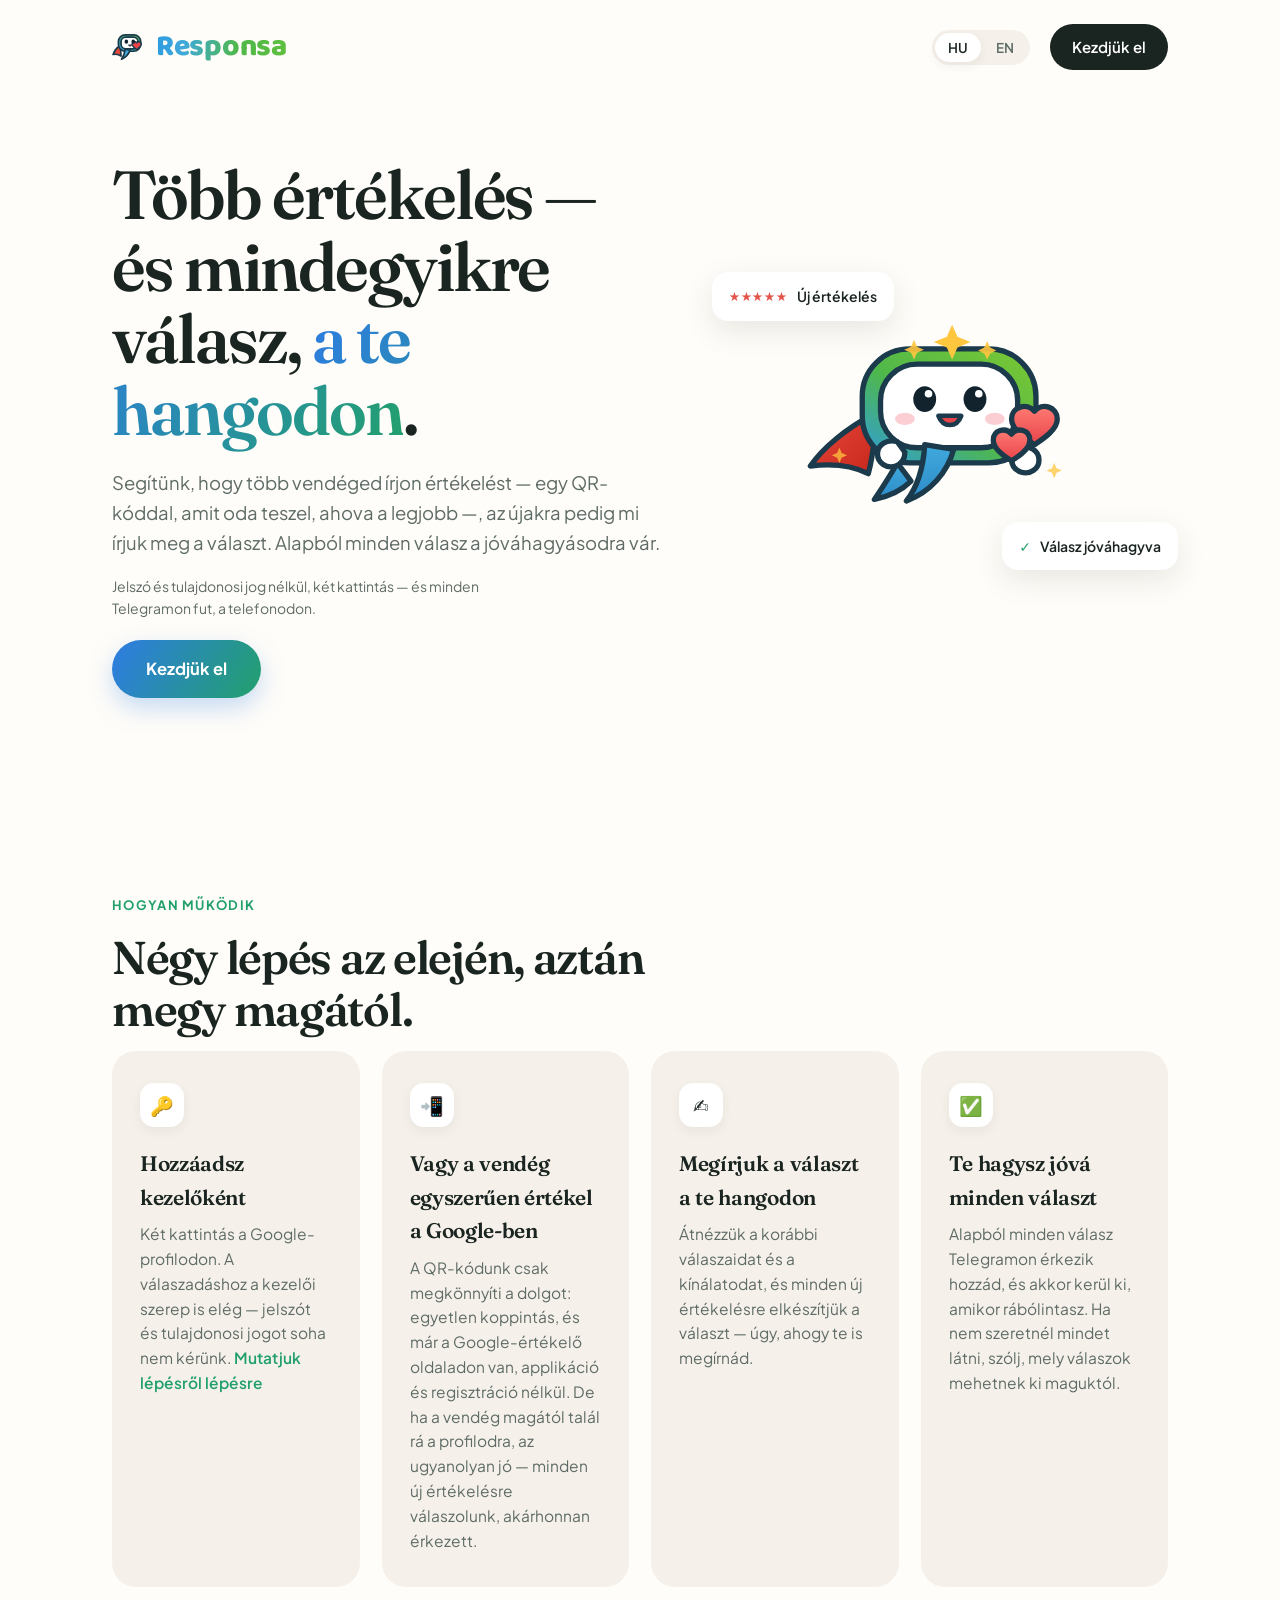
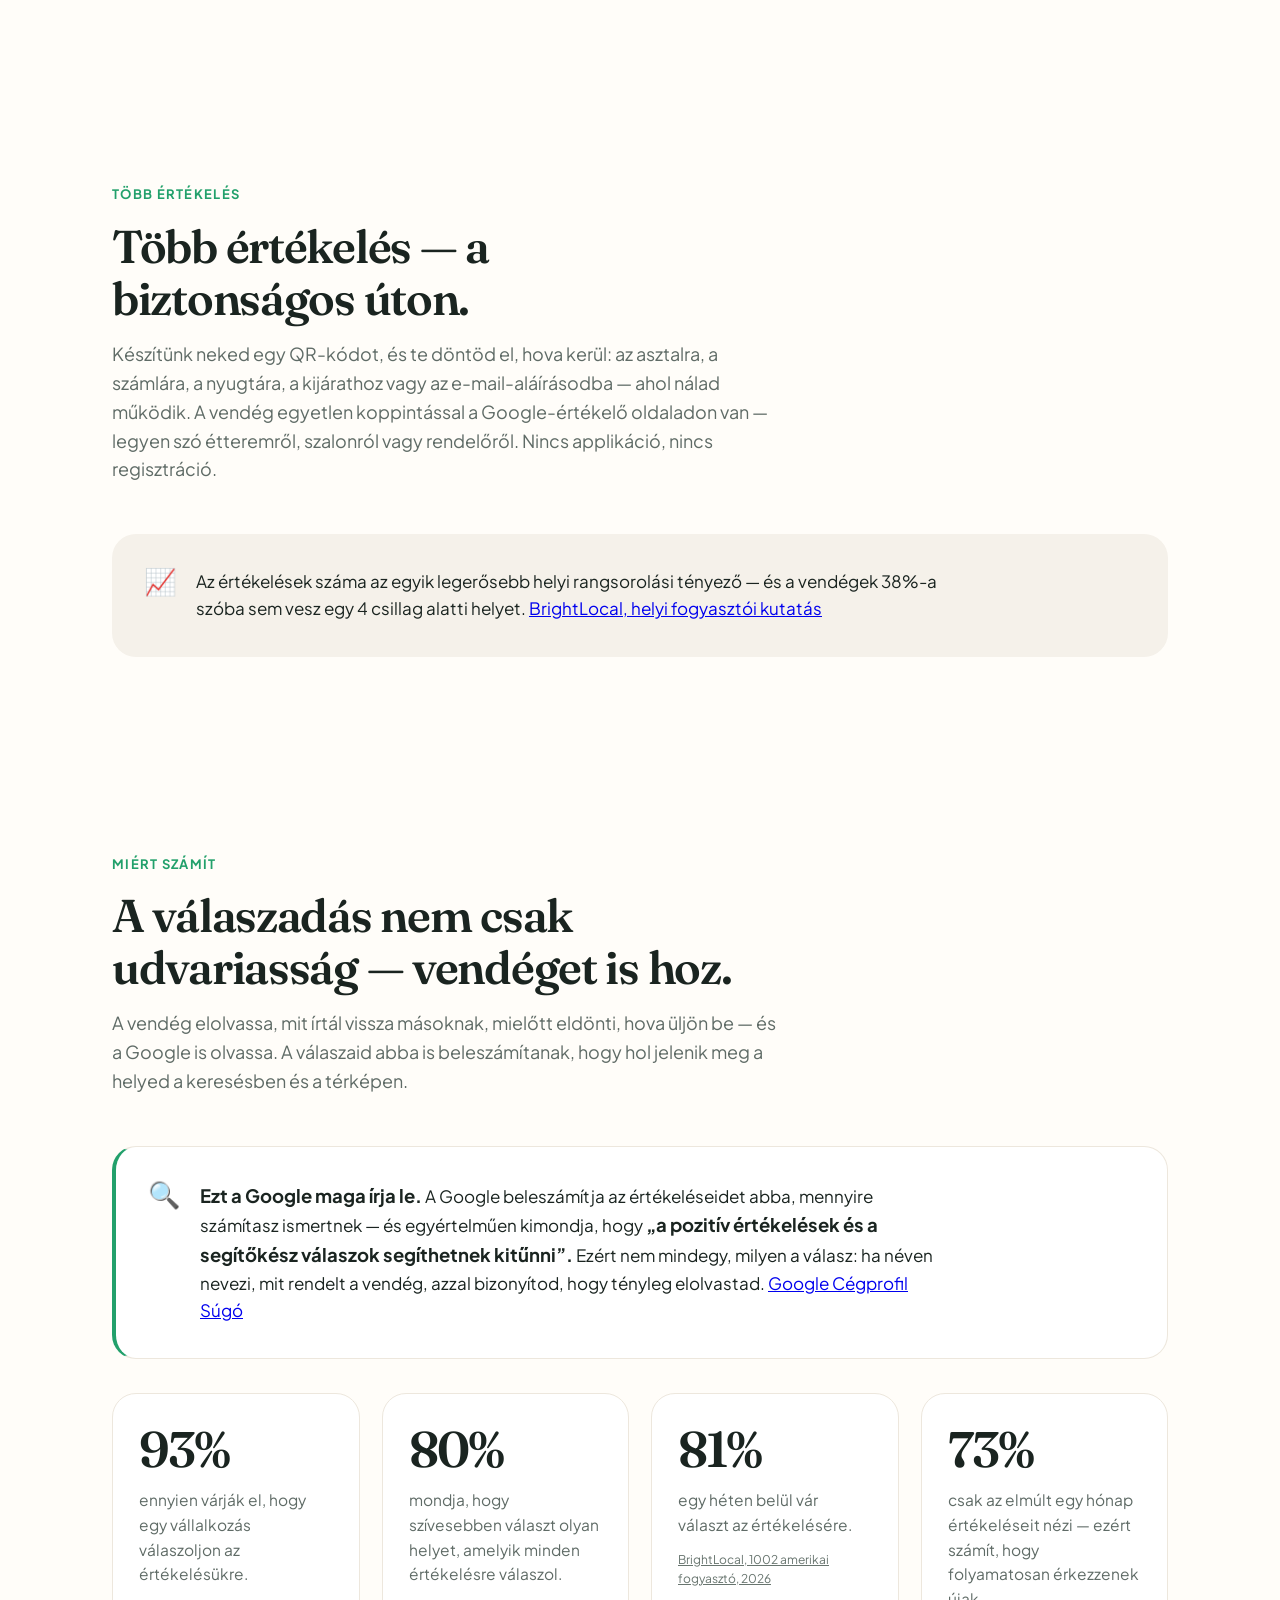
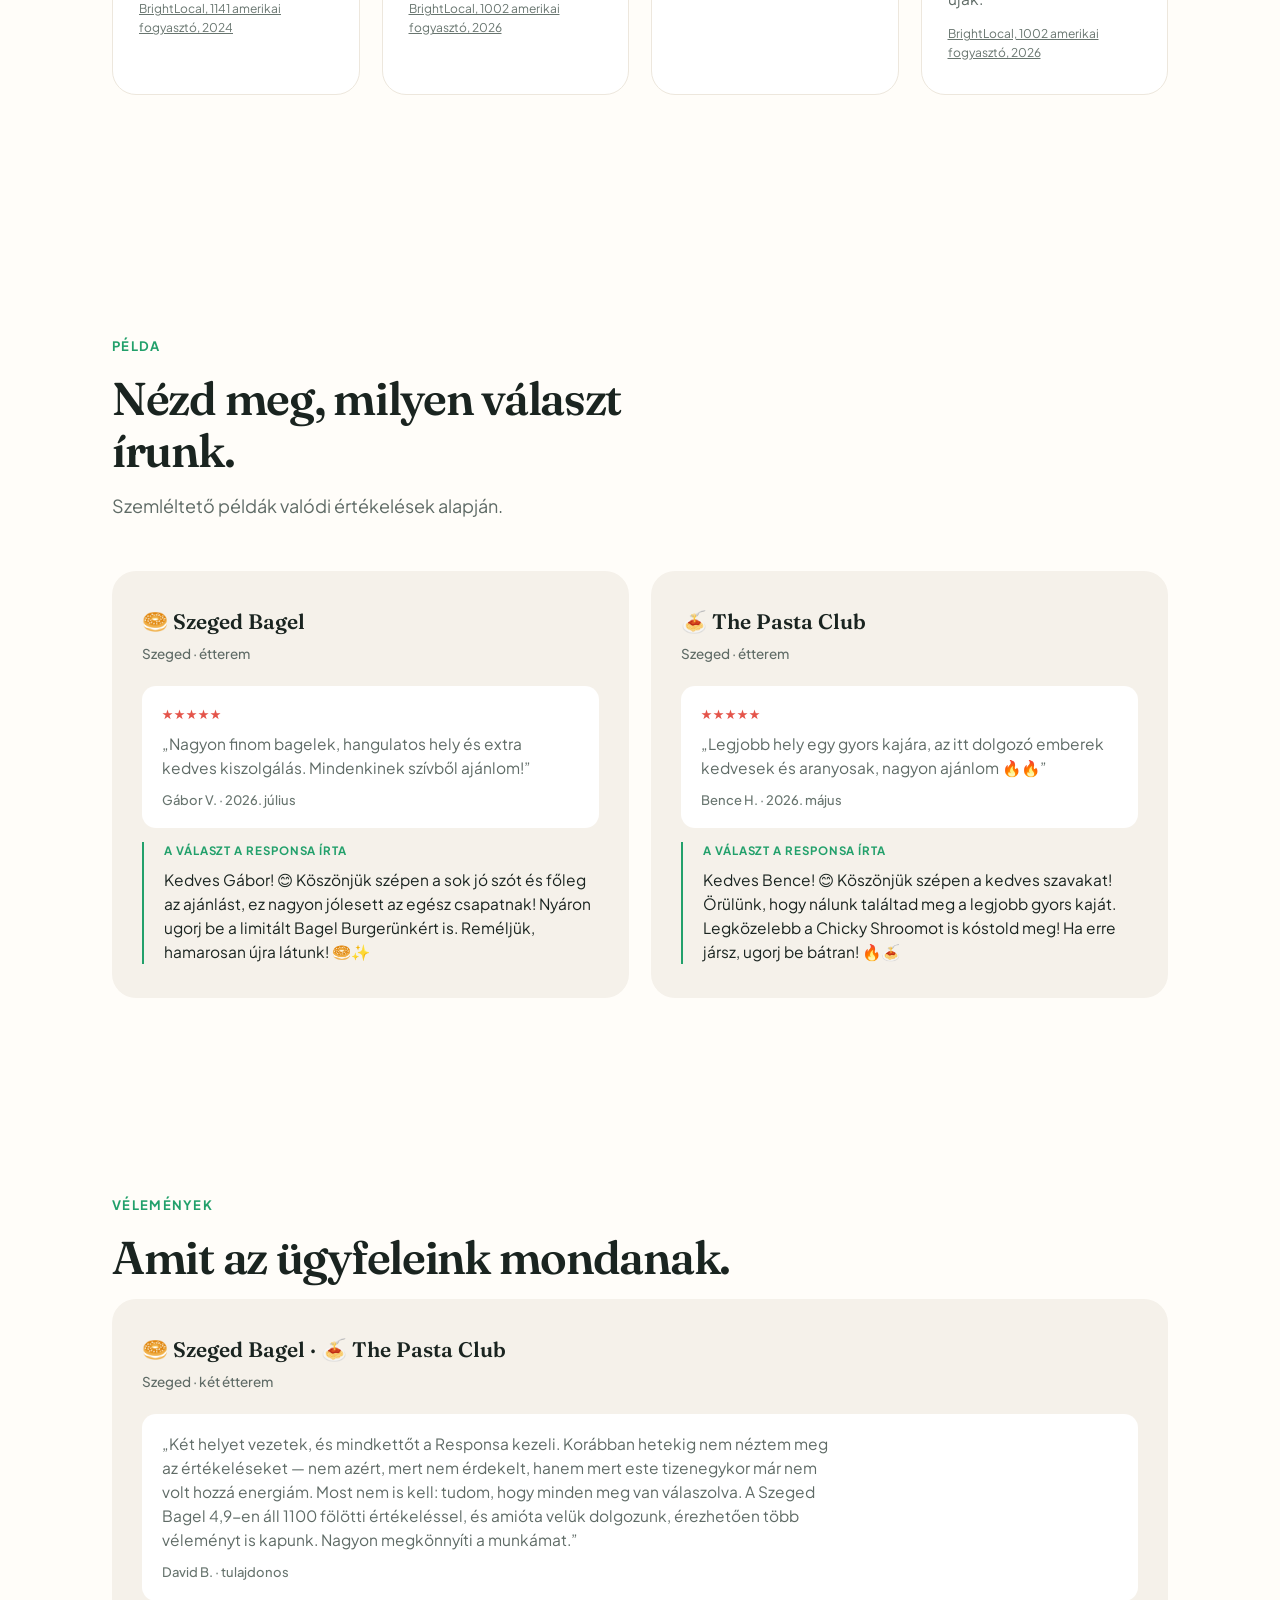
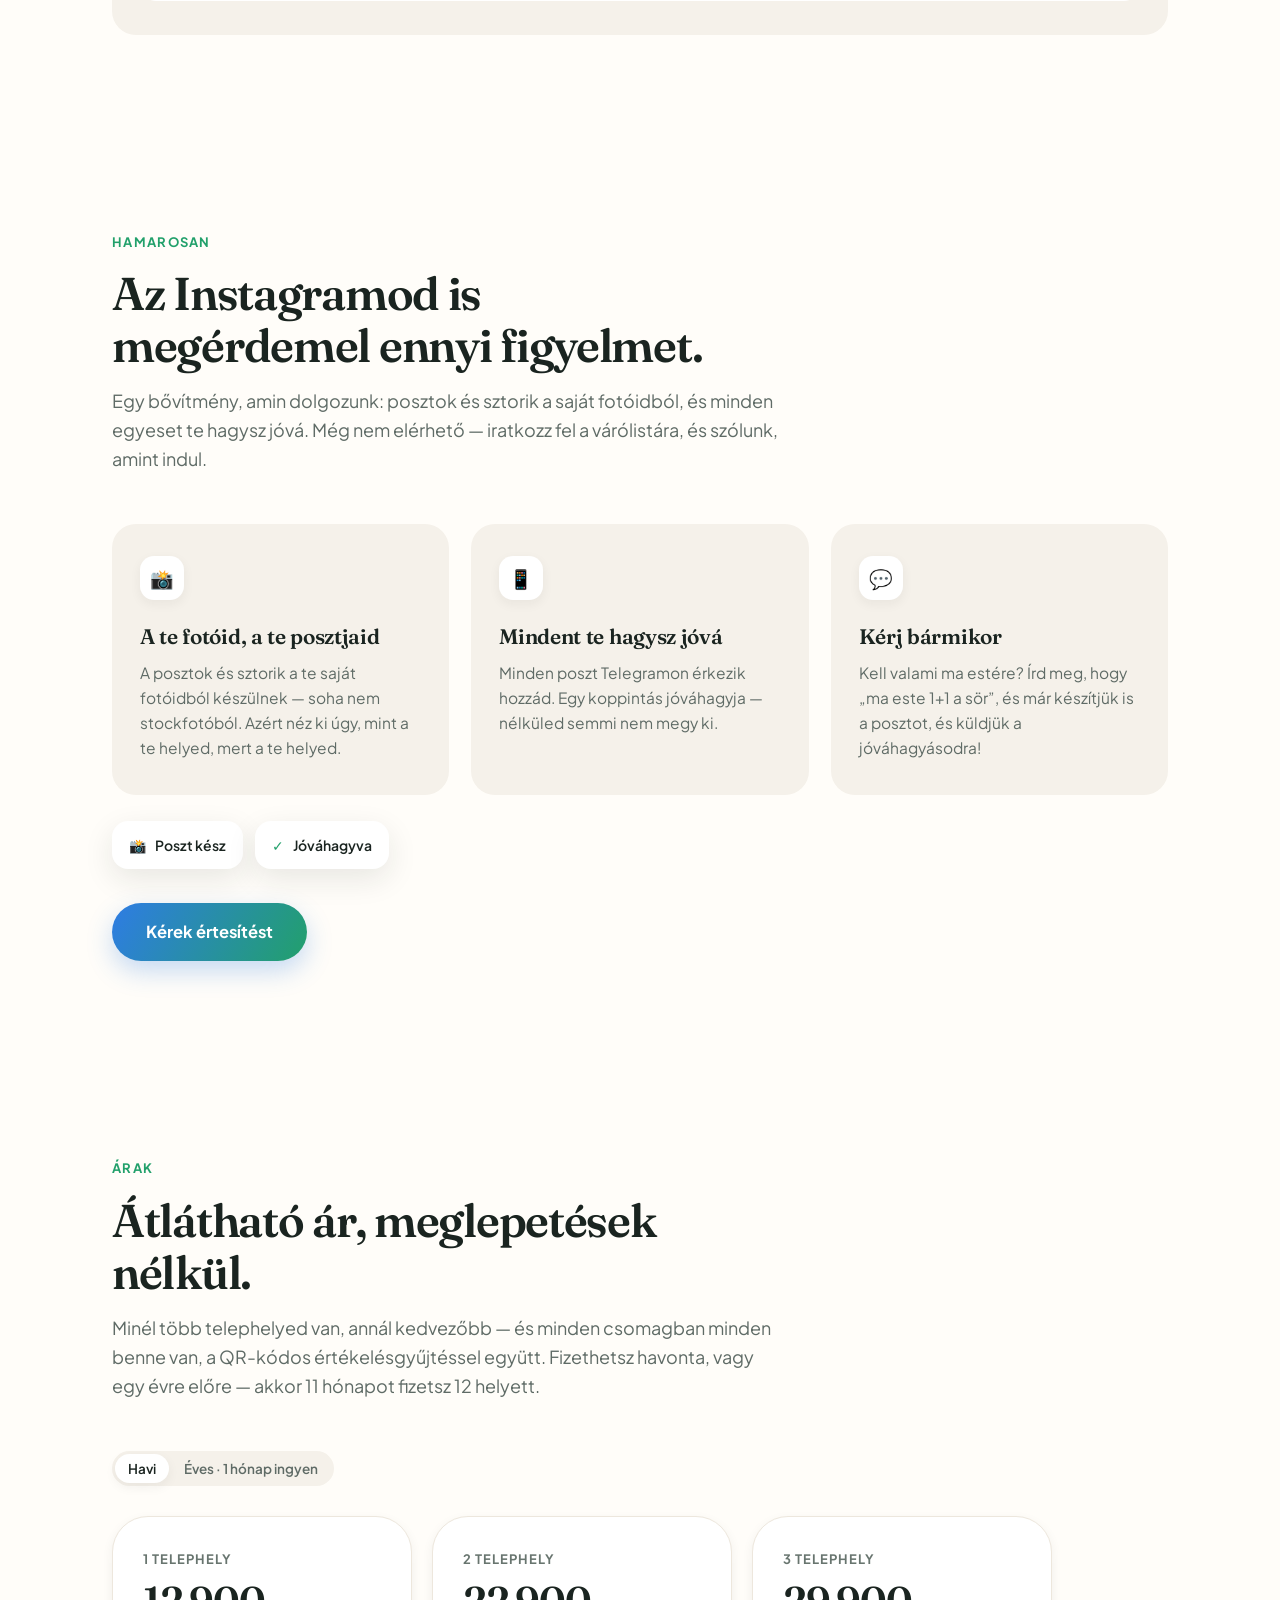
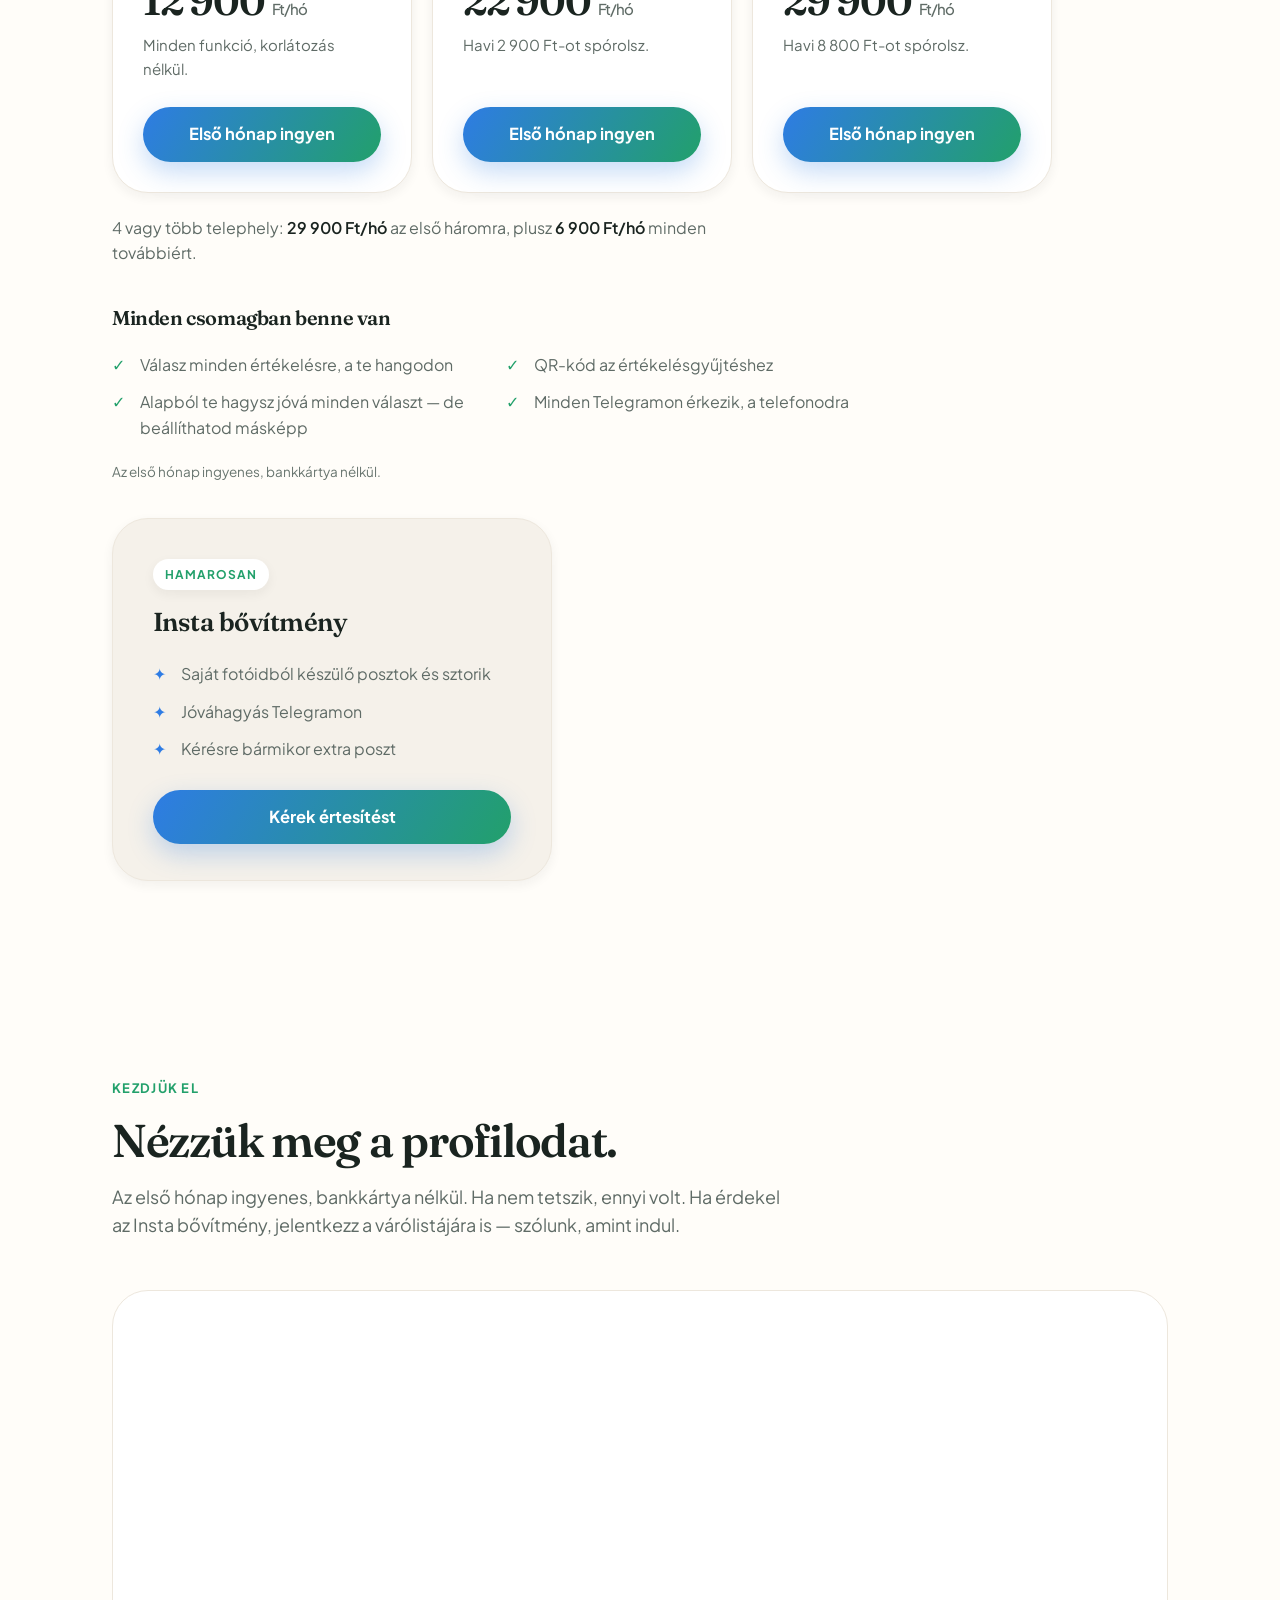
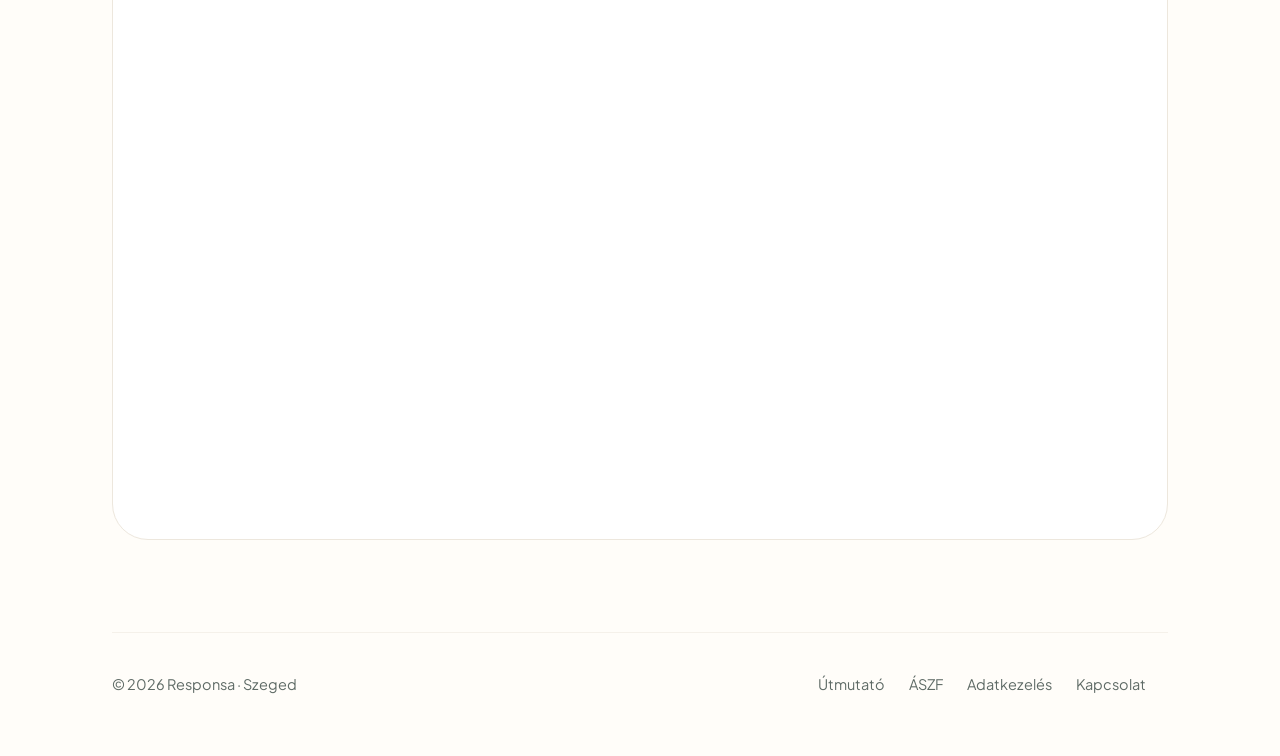
<file: index.html>
<!doctype html>
<html lang="hu">
<head>
<meta charset="utf-8">
<meta name="viewport" content="width=device-width, initial-scale=1">
<title>Responsa — több vélemény, és mindegyikre válasz a te hangodon</title>
<meta name="description" content="Segítünk, hogy a vendégeid értékelést írjanak (egy QR-kóddal, amit oda teszel, ahova a legjobb), és minden új Google-értékelésre megírjuk a választ a te hangodon — alapból minden válasz a jóváhagyásodra vár.">
<link rel="canonical" href="https://responsa.hu/">
<!-- Open Graph / social share -->
<meta property="og:type" content="website">
<meta property="og:site_name" content="Responsa">
<meta property="og:locale" content="hu_HU">
<meta property="og:locale:alternate" content="en_US">
<meta property="og:title" content="Responsa — több vélemény, és mindegyikre válasz a te hangodon">
<meta property="og:description" content="Segítünk, hogy a vendégeid értékelést írjanak (egy QR-kóddal, amit oda teszel, ahova a legjobb), és minden új Google-értékelésre megírjuk a választ a te hangodon — alapból minden válasz a jóváhagyásodra vár.">
<meta property="og:url" content="https://responsa.hu/">
<meta property="og:image" content="https://responsa.hu/assets/og-image.png">
<meta property="og:image:type" content="image/png">
<meta property="og:image:width" content="1200">
<meta property="og:image:height" content="630">
<meta property="og:image:alt" content="A Responsa kabala, egy köpenyes szövegbuborék szívekkel a kezében">
<meta name="twitter:card" content="summary_large_image">
<meta name="twitter:title" content="Responsa — több vélemény, és mindegyikre válasz a te hangodon">
<meta name="twitter:description" content="Segítünk, hogy a vendégeid értékelést írjanak (egy QR-kóddal, amit oda teszel, ahova a legjobb), és minden új Google-értékelésre megírjuk a választ a te hangodon — alapból minden válasz a jóváhagyásodra vár.">
<meta name="twitter:image" content="https://responsa.hu/assets/og-image.png">
<link rel="preconnect" href="https://fonts.googleapis.com">
<link rel="preconnect" href="https://fonts.gstatic.com" crossorigin>
<link href="https://fonts.googleapis.com/css2?family=Baloo+2:wght@700;800&family=Fraunces:opsz,wght@9..144,400;9..144,500;9..144,600&family=Plus+Jakarta+Sans:wght@400;500;600;700&display=swap" rel="stylesheet">
<link rel="icon" href="assets/logo-mark.svg" type="image/svg+xml">
<link rel="apple-touch-icon" href="assets/logo-mark.svg">
<link rel="stylesheet" href="styles.css">
</head>
<body>
<a class="skip" href="#main" data-i18n="skip">Ugrás a tartalomra</a>

<div class="wrap">

  <header class="nav">
    <a class="mark" href="/" aria-label="Responsa — főoldal">
      <img class="mark-mascot" src="assets/logo-mark.svg" alt="" width="34" height="34">
      <span class="wordmark">Responsa</span>
    </a>
    <div class="nav-r">
      <div class="langtoggle" role="group" aria-label="Nyelv">
        <button type="button" data-lang="hu" aria-pressed="true">HU</button>
        <button type="button" data-lang="en" aria-pressed="false">EN</button>
      </div>
      <a class="btn btn-dark" href="#start" data-i18n="nav.cta">Kezdjük el</a>
    </div>
  </header>

  <main id="main">

    <!-- ---------- hero ---------- -->
    <section class="hero">
      <div>
        <h1><span data-i18n="hero.h1a">Több értékelés — és mindegyikre válasz, </span><span class="grad-text" data-i18n="hero.h1b">a te hangodon</span>.</h1>
        <p class="hero-sub" data-i18n="hero.sub">Segítünk, hogy több vendéged írjon értékelést — egy QR-kóddal,
          amit oda teszel, ahova a legjobb —, az újakra pedig mi írjuk meg a választ.
          Alapból minden válasz a jóváhagyásodra vár.</p>
        <p class="hero-mini" data-i18n="hero.mini">Jelszó és tulajdonosi jog nélkül, két kattintás — és
          minden Telegramon fut, a telefonodon.</p>
        <a class="btn btn-grad" href="#start" data-i18n="hero.cta">Kezdjük el</a>
      </div>

      <div class="art">
        <img class="hero-mascot" src="assets/logo-mascot.svg" width="420" height="300"
             alt="A Responsa kabala, egy köpenyes szövegbuborék szívekkel a kezében">
        <div class="chip chip-1"><span class="stars">★★★★★</span><span data-i18n="chip.new">Új értékelés</span></div>
        <div class="chip chip-2"><span class="tick">✓</span><span data-i18n="chip.ok">Válasz jóváhagyva</span></div>
      </div>
    </section>

    <!-- ---------- how it works ---------- -->
    <section class="section">
      <p class="eyebrow" data-i18n="how.eyebrow">Hogyan működik</p>
      <h2 data-i18n="how.h2">Négy lépés az elején, aztán megy magától.</h2>
      <div class="steps">
        <div class="step">
          <div class="step-ic" aria-hidden="true">🔑</div>
          <h3 data-i18n="how.s1.h">Hozzáadsz kezelőként</h3>
          <p><span data-i18n="how.s1.p">Két kattintás a Google-profilodon. A válaszadáshoz a kezelői szerep
            is elég — jelszót és tulajdonosi jogot soha nem kérünk.</span>
            <a href="guide.html" data-i18n="how.s1.link">Mutatjuk lépésről lépésre</a></p>
        </div>
        <div class="step">
          <div class="step-ic" aria-hidden="true">📲</div>
          <h3 data-i18n="how.s2.h">Vagy a vendég egyszerűen értékel a Google-ben</h3>
          <p data-i18n="how.s2.p">A QR-kódunk csak megkönnyíti a dolgot: egyetlen koppintás, és már a
            Google-értékelő oldaladon van, applikáció és regisztráció nélkül. De ha a vendég magától talál
            rá a profilodra, az ugyanolyan jó — minden új értékelésre válaszolunk, akárhonnan érkezett.</p>
        </div>
        <div class="step">
          <div class="step-ic" aria-hidden="true">✍️</div>
          <h3 data-i18n="how.s3.h">Megírjuk a választ a te hangodon</h3>
          <p data-i18n="how.s3.p">Átnézzük a korábbi válaszaidat és a kínálatodat, és minden új értékelésre
            elkészítjük a választ — úgy, ahogy te is megírnád.</p>
        </div>
        <div class="step">
          <div class="step-ic" aria-hidden="true">✅</div>
          <h3 data-i18n="how.s4.h">Te hagysz jóvá minden választ</h3>
          <p data-i18n="how.s4.p">Alapból minden válasz Telegramon érkezik hozzád, és akkor kerül ki, amikor
            rábólintasz. Ha nem szeretnél mindet látni, szólj,
            mely válaszok mehetnek ki maguktól.</p>
        </div>
      </div>
    </section>

    <!-- ---------- grow your reviews (the safe way) ---------- -->
    <section class="section">
      <p class="eyebrow" data-i18n="grow.eyebrow">Több értékelés</p>
      <h2 data-i18n="grow.h2">Több értékelés — a biztonságos úton.</h2>
      <p class="lede" data-i18n="grow.lede">Készítünk neked egy QR-kódot, és te döntöd el, hova
        kerül: az asztalra, a számlára, a nyugtára, a kijárathoz vagy az e-mail-aláírásodba — ahol
        nálad működik. A vendég egyetlen koppintással a Google-értékelő oldaladon van — legyen szó
        étteremről, szalonról vagy rendelőről. Nincs applikáció, nincs regisztráció.</p>

      <div class="callout">
        <span class="callout-ic" aria-hidden="true">📈</span>
        <p><span data-i18n="grow.why">Az értékelések száma az egyik legerősebb helyi rangsorolási tényező —
          és a vendégek 38%-a szóba sem vesz egy 4 csillag alatti helyet.</span>
          <a href="https://www.brightlocal.com/research/local-consumer-review-survey/"
             rel="nofollow noopener" target="_blank" data-i18n="grow.src">BrightLocal, helyi fogyasztói kutatás</a></p>
      </div>
    </section>

    <!-- ---------- why it matters ---------- -->
    <section class="section">
      <p class="eyebrow" data-i18n="why.eyebrow">Miért számít</p>
      <h2 data-i18n="why.h2">A válaszadás nem csak udvariasság — vendéget is hoz.</h2>
      <p class="lede" data-i18n="why.lede">A vendég elolvassa, mit írtál vissza másoknak, mielőtt eldönti,
        hova üljön be — és a Google is olvassa. A válaszaid abba is beleszámítanak, hogy hol jelenik meg a
        helyed a keresésben és a térképen.</p>

      <div class="callout callout-lead">
        <span class="callout-ic" aria-hidden="true">🔍</span>
        <p><strong data-i18n="why.callout0">Ezt a Google maga írja le.</strong>
          <span data-i18n="why.callout1"> A Google beleszámítja az értékeléseidet abba, mennyire számítasz
          ismertnek — és egyértelműen kimondja, hogy</span>
          <strong data-i18n="why.callout2"> „a pozitív értékelések és a segítőkész válaszok segíthetnek kitűnni”.</strong>
          <span data-i18n="why.callout3"> Ezért nem mindegy, milyen a válasz: ha néven nevezi, mit rendelt a
          vendég, azzal bizonyítod, hogy tényleg elolvastad.</span>
          <a href="https://support.google.com/business/answer/7091" rel="nofollow noopener"
             target="_blank" data-i18n="why.calloutsrc">Google Cégprofil Súgó</a></p>
      </div>

      <div class="stats">
        <div class="stat">
          <div class="stat-big">93%</div>
          <p data-i18n="why.st1">ennyien várják el, hogy egy vállalkozás válaszoljon az értékelésükre.</p>
          <p class="src"><a href="https://www.brightlocal.com/research/local-consumer-review-survey-2024/"
             rel="nofollow noopener" target="_blank" data-i18n="why.src1">BrightLocal, 1141 amerikai fogyasztó, 2024</a></p>
        </div>
        <div class="stat">
          <div class="stat-big">80%</div>
          <p data-i18n="why.st2">mondja, hogy szívesebben választ olyan helyet, amelyik minden értékelésre válaszol.</p>
          <p class="src"><a href="https://www.brightlocal.com/research/local-consumer-review-survey/"
             rel="nofollow noopener" target="_blank" data-i18n="why.src2">BrightLocal, 1002 amerikai fogyasztó, 2026</a></p>
        </div>
        <div class="stat">
          <div class="stat-big">81%</div>
          <p data-i18n="why.st3">egy héten belül vár választ az értékelésére.</p>
          <p class="src"><a href="https://www.brightlocal.com/research/local-consumer-review-survey/"
             rel="nofollow noopener" target="_blank" data-i18n="why.src2">BrightLocal, 1002 amerikai fogyasztó, 2026</a></p>
        </div>
        <div class="stat">
          <div class="stat-big">73%</div>
          <p data-i18n="why.st4">csak az elmúlt egy hónap értékeléseit nézi — ezért számít, hogy folyamatosan érkezzenek újak.</p>
          <p class="src"><a href="https://www.brightlocal.com/research/local-consumer-review-survey/"
             rel="nofollow noopener" target="_blank" data-i18n="why.src4">BrightLocal, 1002 amerikai fogyasztó, 2026</a></p>
        </div>
      </div>
    </section>

    <!-- ---------- example replies (illustrations) ---------- -->
    <section class="section">
      <p class="eyebrow" data-i18n="proof.eyebrow">Példa</p>
      <h2 data-i18n="proof.h2">Nézd meg, milyen választ írunk.</h2>
      <p class="lede" data-i18n="proof.note">Szemléltető példák valódi értékelések alapján.</p>
      <div class="proof">
        <div class="pc">
          <div class="pc-biz">🥯 Szeged Bagel</div>
          <div class="pc-loc" data-i18n="proof.p1.loc">Szeged · étterem</div>
          <div class="pc-review">
            <span class="stars">★★★★★</span>
            <p data-i18n="proof.p1.review">„Nagyon finom bagelek, hangulatos hely és extra kedves
              kiszolgálás. Mindenkinek szívből ajánlom!”</p>
            <p class="pc-who" data-i18n="proof.p1.who">Gábor V. · 2026. július</p>
          </div>
          <div class="pc-reply">
            <div class="lbl" data-i18n="proof.replylabel">A választ a Responsa írta</div>
            <p data-i18n="proof.p1.reply">Kedves Gábor! 😊 Köszönjük szépen a sok jó szót és főleg az
              ajánlást, ez nagyon jólesett az egész csapatnak! Nyáron ugorj be a limitált Bagel Burgerünkért
              is. Reméljük, hamarosan újra látunk! 🥯✨</p>
          </div>
        </div>
        <div class="pc">
          <div class="pc-biz">🍝 The Pasta Club</div>
          <div class="pc-loc" data-i18n="proof.p2.loc">Szeged · étterem</div>
          <div class="pc-review">
            <span class="stars">★★★★★</span>
            <p data-i18n="proof.p2.review">„Legjobb hely egy gyors kajára, az itt dolgozó emberek kedvesek
              és aranyosak, nagyon ajánlom 🔥🔥”</p>
            <p class="pc-who" data-i18n="proof.p2.who">Bence H. · 2026. május</p>
          </div>
          <div class="pc-reply">
            <div class="lbl" data-i18n="proof.replylabel">A választ a Responsa írta</div>
            <p data-i18n="proof.p2.reply">Kedves Bence! 😊 Köszönjük szépen a kedves szavakat! Örülünk, hogy
              nálunk találtad meg a legjobb gyors kaját. Legközelebb a Chicky Shroomot is kóstold meg! Ha
              erre jársz, ugorj be bátran! 🔥🍝</p>
          </div>
        </div>
      </div>
    </section>

    <!-- ---------- testimonials ---------- -->
    <section class="section">
      <p class="eyebrow" data-i18n="testi.eyebrow">Vélemények</p>
      <h2 data-i18n="testi.h2">Amit az ügyfeleink mondanak.</h2>
      <div class="pc testi-card">
        <div class="pc-biz">🥯 Szeged Bagel · 🍝 The Pasta Club</div>
        <div class="pc-loc" data-i18n="testi.loc">Szeged · két étterem</div>
        <div class="pc-review">
          <p data-i18n="testi.quote">„Két helyet vezetek, és mindkettőt a Responsa kezeli. Korábban hetekig
            nem néztem meg az értékeléseket — nem azért, mert nem érdekelt, hanem mert este tizenegykor már
            nem volt hozzá energiám. Most nem is kell: tudom, hogy minden meg van válaszolva. A Szeged Bagel
            4,9-en áll 1100 fölötti értékeléssel, és amióta velük dolgozunk, érezhetően több véleményt is
            kapunk. Nagyon megkönnyíti a munkámat.”</p>
          <p class="pc-who" data-i18n="testi.who">David B. · tulajdonos</p>
        </div>
      </div>
    </section>

    <!-- ---------- Instagram add-on (coming soon) ---------- -->
    <section class="section">
      <p class="eyebrow" data-i18n="addon.eyebrow">Hamarosan</p>
      <h2 data-i18n="addon.h2">Az Instagramod is megérdemel ennyi figyelmet.</h2>
      <p class="lede" data-i18n="addon.lede">Egy bővítmény, amin dolgozunk: posztok és sztorik a saját
        fotóidból, és minden egyeset te hagysz jóvá. Még nem elérhető — iratkozz fel a várólistára, és
        szólunk, amint indul.</p>
      <div class="steps steps-3">
        <div class="step">
          <div class="step-ic" aria-hidden="true">📸</div>
          <h3 data-i18n="addon.s1.h">A te fotóid, a te posztjaid</h3>
          <p data-i18n="addon.s1.p">A posztok és sztorik a te saját fotóidból készülnek — soha nem
            stockfotóból. Azért néz ki úgy, mint a te helyed, mert a te helyed.</p>
        </div>
        <div class="step">
          <div class="step-ic" aria-hidden="true">📱</div>
          <h3 data-i18n="addon.s2.h">Mindent te hagysz jóvá</h3>
          <p data-i18n="addon.s2.p">Minden poszt Telegramon érkezik hozzád. Egy koppintás
            jóváhagyja — nélküled semmi nem megy ki.</p>
        </div>
        <div class="step">
          <div class="step-ic" aria-hidden="true">💬</div>
          <h3 data-i18n="addon.s3.h">Kérj bármikor</h3>
          <p data-i18n="addon.s3.p">Kell valami ma estére? Írd meg, hogy „ma este 1+1 a sör”, és már
            készítjük is a posztot, és küldjük a jóváhagyásodra!</p>
        </div>
      </div>
      <div class="chips-row">
        <div class="chip"><span aria-hidden="true">📸</span><span data-i18n="addon.chip1">Poszt kész</span></div>
        <div class="chip"><span class="tick" aria-hidden="true">✓</span><span data-i18n="addon.chip2">Jóváhagyva</span></div>
      </div>
      <a class="btn btn-grad" href="#start" data-i18n="addon.cta">Kérek értesítést</a>
    </section>

    <!-- ---------- pricing ---------- -->
    <!-- data-price-period drives the monthly/yearly swap: CSS hides .per-m or .per-y.
         Both variants stay in the DOM so the language toggle can translate each one. -->
    <section class="section" data-price-period="monthly">
      <p class="eyebrow" data-i18n="price.eyebrow">Árak</p>
      <h2 data-i18n="price.h2">Átlátható ár, meglepetések nélkül.</h2>
      <p class="lede" data-i18n="price.lede">Minél több telephelyed van, annál kedvezőbb — és minden
        csomagban minden benne van, a QR-kódos értékelésgyűjtéssel együtt. Fizethetsz havonta, vagy egy
        évre előre — akkor 11 hónapot fizetsz 12 helyett.</p>

      <div class="pertoggle" role="group" aria-label="Fizetési ciklus">
        <button type="button" data-period="monthly" aria-pressed="true"
                data-i18n="price.per.m">Havi</button>
        <button type="button" data-period="yearly" aria-pressed="false"
                data-i18n="price.per.y">Éves · 1 hónap ingyen</button>
      </div>

      <div class="price-tiers">
        <div class="tier">
          <div class="tier-n" data-i18n="price.t1.n">1 telephely</div>
          <div class="tier-price">
            <span class="per-m" data-i18n="price.t1.amount">12 900 <small>Ft/hó</small></span>
            <span class="per-y" data-i18n="price.t1.yamount">141 900 <small>Ft/év</small></span>
          </div>
          <p class="tier-save">
            <span class="per-m" data-i18n="price.t1.save">Minden funkció, korlátozás nélkül.</span>
            <span class="per-y" data-i18n="price.t1.ysave">11 hónapot fizetsz 12 helyett — évi 12 900 Ft-tal
              kevesebbet.</span>
          </p>
          <p class="tier-foot per-y" data-i18n="price.t1.yfirst">Az első évben csak 129 000 Ft, mert az
            ingyenes hónap is beleszámít.</p>
          <a class="btn btn-grad" href="#start" data-i18n="price.cta">Első hónap ingyen</a>
        </div>

        <div class="tier">
          <div class="tier-n" data-i18n="price.t2.n">2 telephely</div>
          <div class="tier-price">
            <span class="per-m" data-i18n="price.t2.amount">22 900 <small>Ft/hó</small></span>
            <span class="per-y" data-i18n="price.t2.yamount">251 900 <small>Ft/év</small></span>
          </div>
          <p class="tier-save">
            <span class="per-m" data-i18n="price.t2.save">Havi 2 900 Ft-ot spórolsz.</span>
            <span class="per-y" data-i18n="price.t2.ysave">11 hónapot fizetsz 12 helyett — évi 22 900 Ft-tal
              kevesebbet.</span>
          </p>
          <p class="tier-foot per-y" data-i18n="price.t2.yfirst">Az első évben csak 229 000 Ft, mert az
            ingyenes hónap is beleszámít.</p>
          <a class="btn btn-grad" href="#start" data-i18n="price.cta">Első hónap ingyen</a>
        </div>

        <div class="tier">
          <div class="tier-n" data-i18n="price.t3.n">3 telephely</div>
          <div class="tier-price">
            <span class="per-m" data-i18n="price.t3.amount">29 900 <small>Ft/hó</small></span>
            <span class="per-y" data-i18n="price.t3.yamount">328 900 <small>Ft/év</small></span>
          </div>
          <p class="tier-save">
            <span class="per-m" data-i18n="price.t3.save">Havi 8 800 Ft-ot spórolsz.</span>
            <span class="per-y" data-i18n="price.t3.ysave">11 hónapot fizetsz 12 helyett — évi 29 900 Ft-tal
              kevesebbet.</span>
          </p>
          <p class="tier-foot per-y" data-i18n="price.t3.yfirst">Az első évben csak 299 000 Ft, mert az
            ingyenes hónap is beleszámít.</p>
          <a class="btn btn-grad" href="#start" data-i18n="price.cta">Első hónap ingyen</a>
        </div>
      </div>

      <p class="price-extra per-m" data-i18n="price.extra">4 vagy több telephely: <strong>29 900 Ft/hó</strong>
        az első háromra, plusz <strong>6 900 Ft/hó</strong> minden továbbiért.</p>
      <p class="price-extra per-y" data-i18n="price.extra.y">4 vagy több telephely:
        <strong>328 900 Ft/év</strong> az első háromra, plusz <strong>75 900 Ft/év</strong> minden
        továbbiért.</p>

      <div class="price-incl">
        <h3 data-i18n="price.incl">Minden csomagban benne van</h3>
        <ul>
          <li data-i18n="price.f1">Válasz minden értékelésre, a te hangodon</li>
          <li data-i18n="price.f2">QR-kód az értékelésgyűjtéshez</li>
          <li data-i18n="price.f4">Alapból te hagysz jóvá minden választ — de beállíthatod másképp</li>
          <li data-i18n="price.f5">Minden Telegramon érkezik, a telefonodra</li>
        </ul>
        <p class="tier-foot per-m" data-i18n="price.foot">Az első hónap ingyenes, bankkártya nélkül.</p>
        <p class="tier-foot per-y" data-i18n="price.foot.y">Az első hónap most is ingyen — az első éves
          számla ezért csak 10 hónap, utána évente 11.</p>
      </div>

      <div class="priceadd">
        <span class="price-badge" data-i18n="price.add.badge">Hamarosan</span>
        <h3 data-i18n="price.add.h">Insta bővítmény</h3>
        <ul>
          <li data-i18n="price.add.f1">Saját fotóidból készülő posztok és sztorik</li>
          <li data-i18n="price.add.f2">Jóváhagyás Telegramon</li>
          <li data-i18n="price.add.f3">Kérésre bármikor extra poszt</li>
        </ul>
        <a class="btn btn-grad" href="#start" data-i18n="price.add.cta">Kérek értesítést</a>
      </div>
    </section>

    <!-- ---------- form ---------- -->
    <section class="section" id="start">
      <p class="eyebrow" data-i18n="form.eyebrow">Kezdjük el</p>
      <h2 data-i18n="form.h2">Nézzük meg a profilodat.</h2>
      <p class="lede" data-i18n="form.lede">Az első hónap ingyenes, bankkártya nélkül. Ha nem tetszik,
        ennyi volt. Ha érdekel az Insta bővítmény, jelentkezz a várólistájára is — szólunk, amint indul.</p>
      <div class="formwrap">
        <iframe src="https://tally.so/embed/kdQBJr?alignLeft=1&amp;hideTitle=1&amp;transparentBackground=1"
                data-i18n-tally="form.tally" data-i18n-title="form.tally.title"
                width="100%" height="820" title="Responsa — jelentkezés" loading="lazy"></iframe>
      </div>
    </section>

  </main>

  <footer class="footer">
    <div data-i18n="footer.copy">© 2026 Responsa · Szeged</div>
    <nav aria-label="Footer">
      <a href="guide.html" data-i18n="footer.guide">Útmutató</a>
      <a href="aszf.html" data-i18n="footer.terms">ÁSZF</a>
      <a href="privacy.html" data-i18n="footer.privacy">Adatkezelés</a>
      <a href="kapcsolat.html" data-i18n="footer.contact">Kapcsolat</a>
    </nav>
  </footer>

</div>

<script src="i18n.js"></script>
<script defer src="https://static.cloudflareinsights.com/beacon.min.js" data-cf-beacon='{"token": "b8ff006255f546ea961abefdea7381e1"}'></script>
</body>
</html>
</file>
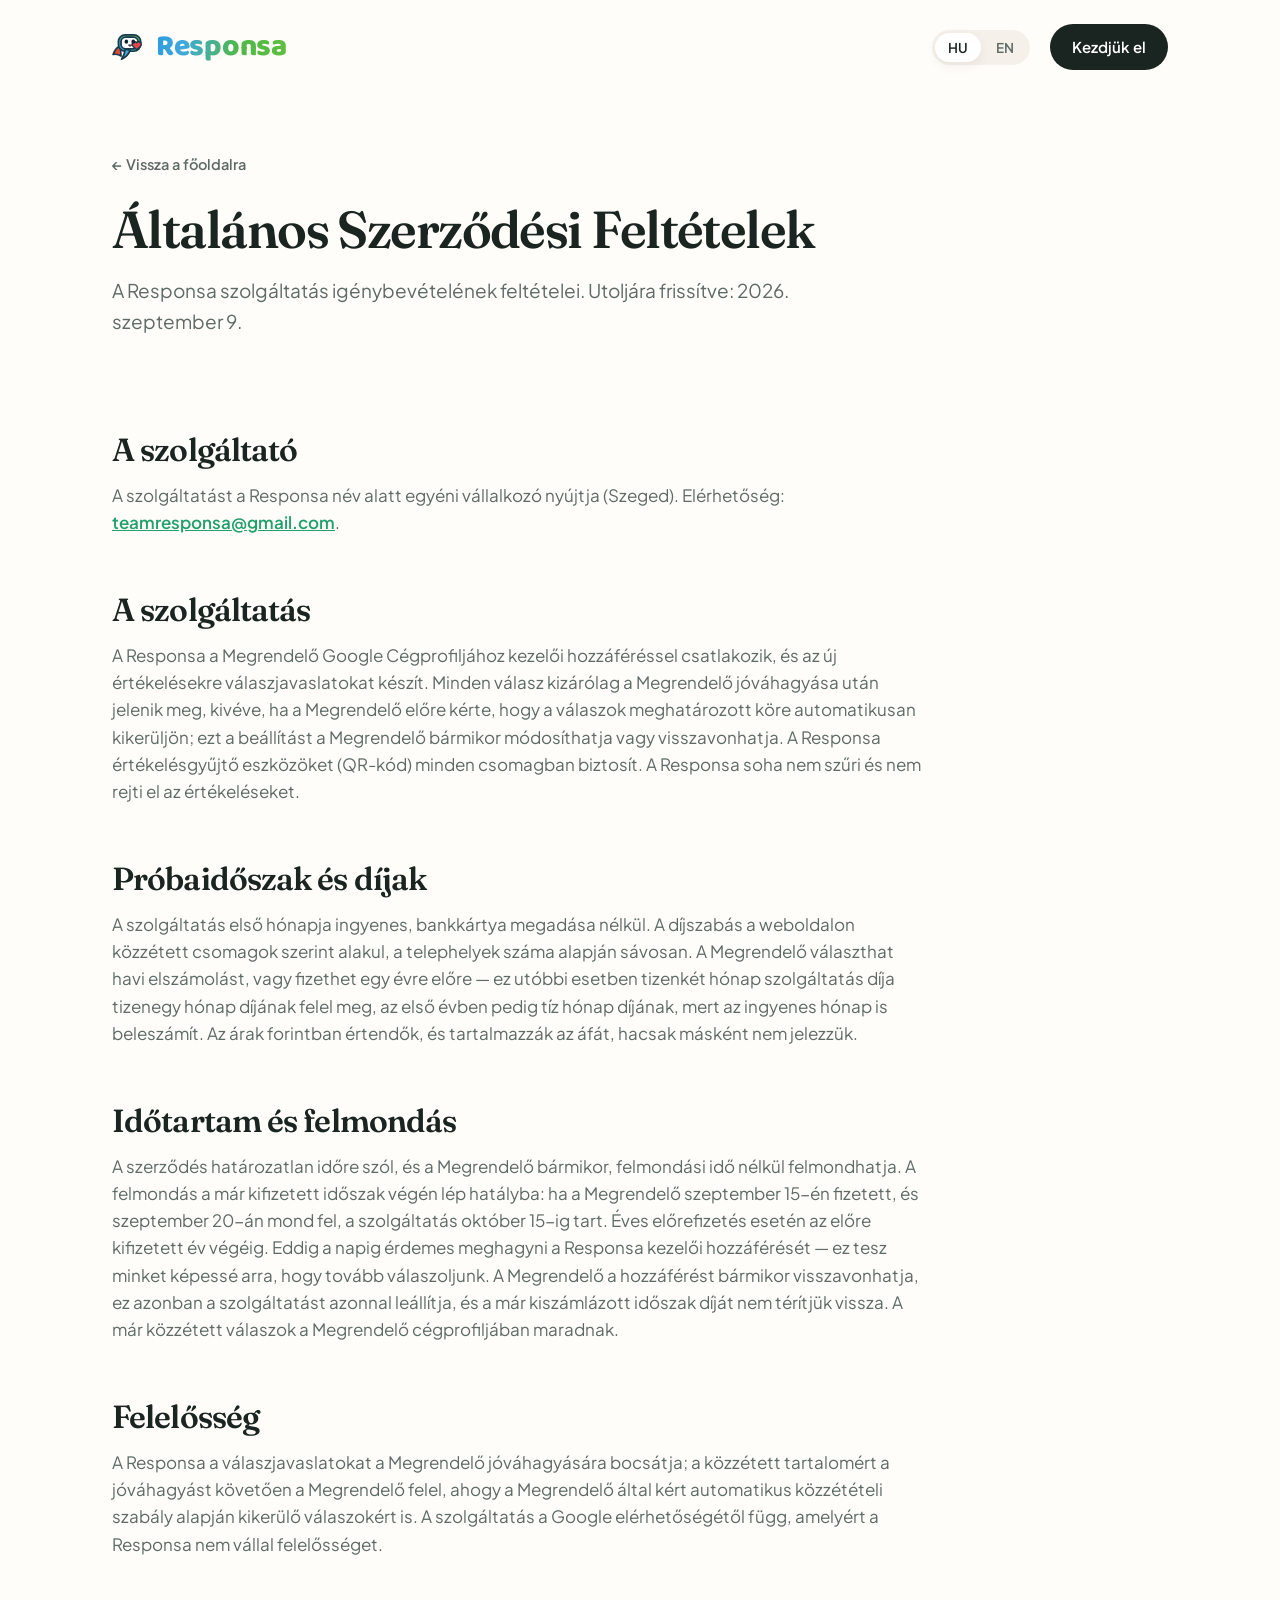
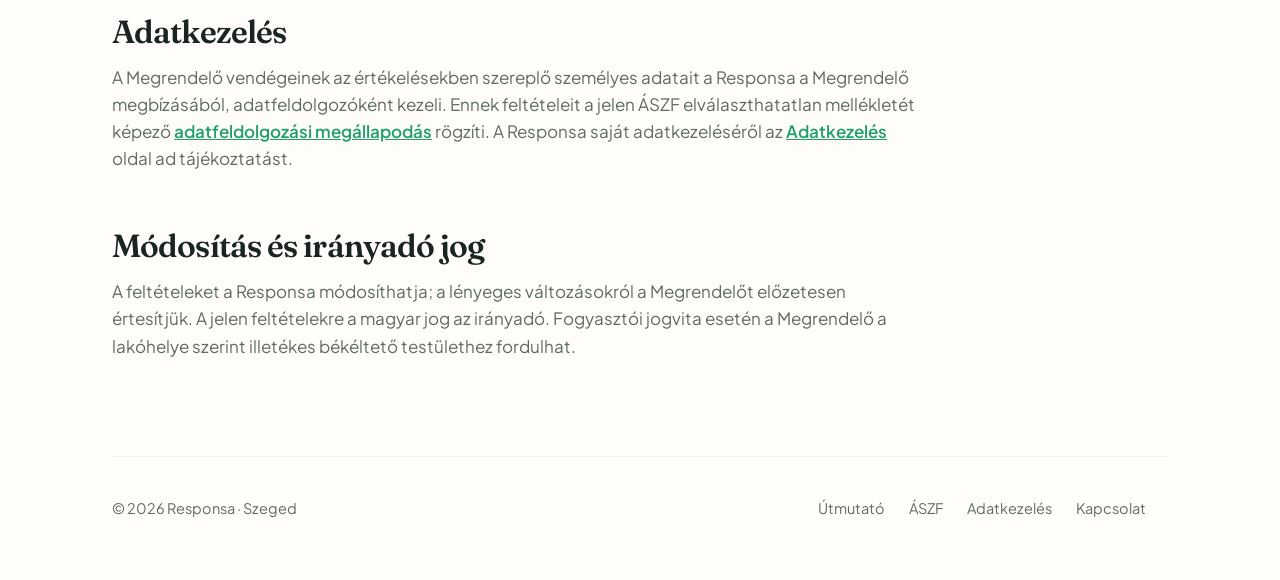
<file: aszf.html>
<!doctype html>
<html lang="hu">
<head>
<meta charset="utf-8">
<meta name="viewport" content="width=device-width, initial-scale=1">
<title>ÁSZF — Responsa</title>
<meta name="description" content="A Responsa szolgáltatás igénybevételének általános szerződési feltételei.">
<meta name="robots" content="noindex">
<link rel="canonical" href="https://responsa.hu/aszf.html">
<!-- Open Graph / social share -->
<meta property="og:type" content="website">
<meta property="og:site_name" content="Responsa">
<meta property="og:locale" content="hu_HU">
<meta property="og:locale:alternate" content="en_US">
<meta property="og:title" content="ÁSZF — Responsa">
<meta property="og:description" content="A Responsa szolgáltatás igénybevételének általános szerződési feltételei.">
<meta property="og:url" content="https://responsa.hu/aszf.html">
<meta property="og:image" content="https://responsa.hu/assets/og-image.png">
<meta property="og:image:type" content="image/png">
<meta property="og:image:width" content="1200">
<meta property="og:image:height" content="630">
<meta property="og:image:alt" content="A Responsa kabala, egy köpenyes szövegbuborék szívekkel a kezében">
<meta name="twitter:card" content="summary_large_image">
<meta name="twitter:title" content="ÁSZF — Responsa">
<meta name="twitter:description" content="A Responsa szolgáltatás igénybevételének általános szerződési feltételei.">
<meta name="twitter:image" content="https://responsa.hu/assets/og-image.png">
<link rel="preconnect" href="https://fonts.googleapis.com">
<link rel="preconnect" href="https://fonts.gstatic.com" crossorigin>
<link href="https://fonts.googleapis.com/css2?family=Baloo+2:wght@700;800&family=Fraunces:opsz,wght@9..144,400;9..144,500;9..144,600&family=Plus+Jakarta+Sans:wght@400;500;600;700&display=swap" rel="stylesheet">
<link rel="icon" href="assets/logo-mark.svg" type="image/svg+xml">
<link rel="stylesheet" href="styles.css">
</head>
<body>
<a class="skip" href="#main" data-i18n="skip">Ugrás a tartalomra</a>

<div class="wrap">

  <header class="nav">
    <a class="mark" href="index.html" aria-label="Responsa — főoldal">
      <img class="mark-mascot" src="assets/logo-mark.svg" alt="" width="34" height="34">
      <span class="wordmark">Responsa</span>
    </a>
    <div class="nav-r">
      <div class="langtoggle" role="group" aria-label="Nyelv">
        <button type="button" data-lang="hu" aria-pressed="true">HU</button>
        <button type="button" data-lang="en" aria-pressed="false">EN</button>
      </div>
      <a class="btn btn-dark" href="index.html#start" data-i18n="nav.cta">Kezdjük el</a>
    </div>
  </header>

  <main id="main">
    <div class="page-hero">
      <a class="back" href="index.html" data-i18n="guide.back">← Vissza a főoldalra</a>
      <h1 data-i18n="aszf.h1">Általános Szerződési Feltételek</h1>
      <p data-i18n="aszf.lede">A Responsa szolgáltatás igénybevételének feltételei. Utoljára frissítve:
        2026. szeptember 9.</p>
    </div>

    <div class="prose">

      <h2 data-i18n="aszf.s1.h">A szolgáltató</h2>
      <p data-i18n="aszf.s1.p">A szolgáltatást a Responsa név alatt egyéni vállalkozó nyújtja (Szeged).
        Elérhetőség: <a href="mailto:teamresponsa@gmail.com">teamresponsa@gmail.com</a>.</p>

      <h2 data-i18n="aszf.s2.h">A szolgáltatás</h2>
      <p data-i18n="aszf.s2.p">A Responsa a Megrendelő Google Cégprofiljához kezelői hozzáféréssel
        csatlakozik, és az új értékelésekre válaszjavaslatokat készít. Minden válasz kizárólag a Megrendelő
        jóváhagyása után jelenik meg, kivéve, ha a Megrendelő előre kérte, hogy a válaszok meghatározott
        köre automatikusan kikerüljön; ezt a beállítást a Megrendelő bármikor módosíthatja vagy
        visszavonhatja. A Responsa értékelésgyűjtő eszközöket (QR-kód) minden csomagban
        biztosít. A Responsa soha nem szűri és nem rejti el az értékeléseket.</p>

      <h2 data-i18n="aszf.s3.h">Próbaidőszak és díjak</h2>
      <p data-i18n="aszf.s3.p">A szolgáltatás első hónapja ingyenes, bankkártya megadása nélkül. A
        díjszabás a weboldalon közzétett csomagok szerint alakul, a telephelyek száma alapján sávosan. A
        Megrendelő választhat havi elszámolást, vagy fizethet egy évre előre — ez utóbbi esetben tizenkét
        hónap szolgáltatás díja tizenegy hónap díjának felel meg, az első évben pedig tíz hónap díjának,
        mert az ingyenes hónap is beleszámít. Az árak forintban értendők, és tartalmazzák az áfát, hacsak
        másként nem jelezzük.</p>

      <h2 data-i18n="aszf.s4.h">Időtartam és felmondás</h2>
      <p data-i18n="aszf.s4.p">A szerződés határozatlan időre szól, és a Megrendelő bármikor, felmondási
        idő nélkül felmondhatja. A felmondás a már kifizetett időszak végén lép hatályba: ha a Megrendelő
        szeptember 15-én fizetett, és szeptember 20-án mond fel, a szolgáltatás október 15-ig tart. Éves
        előrefizetés esetén az előre kifizetett év végéig. Eddig a napig érdemes meghagyni a Responsa
        kezelői hozzáférését — ez tesz minket képessé arra, hogy tovább válaszoljunk. A Megrendelő a
        hozzáférést bármikor visszavonhatja, ez azonban a szolgáltatást azonnal leállítja, és a már
        kiszámlázott időszak díját nem térítjük vissza. A már közzétett válaszok a Megrendelő
        cégprofiljában maradnak.</p>

      <h2 data-i18n="aszf.s5.h">Felelősség</h2>
      <p data-i18n="aszf.s5.p">A Responsa a válaszjavaslatokat a Megrendelő jóváhagyására bocsátja; a
        közzétett tartalomért a jóváhagyást követően a Megrendelő felel, ahogy a Megrendelő által kért
        automatikus közzétételi szabály alapján kikerülő válaszokért is. A szolgáltatás a Google
        elérhetőségétől függ, amelyért a Responsa nem vállal felelősséget.</p>

      <h2 data-i18n="aszf.s7.h">Adatkezelés</h2>
      <p data-i18n="aszf.s7.p">A Megrendelő vendégeinek az értékelésekben szereplő személyes adatait a
        Responsa a Megrendelő megbízásából, adatfeldolgozóként kezeli. Ennek feltételeit a jelen ÁSZF
        elválaszthatatlan mellékletét képező <a href="dpa.html">adatfeldolgozási megállapodás</a> rögzíti.
        A Responsa saját adatkezeléséről az <a href="privacy.html">Adatkezelés</a> oldal ad
        tájékoztatást.</p>

      <h2 data-i18n="aszf.s6.h">Módosítás és irányadó jog</h2>
      <p data-i18n="aszf.s6.p">A feltételeket a Responsa módosíthatja; a lényeges változásokról a
        Megrendelőt előzetesen értesítjük. A jelen feltételekre a magyar jog az irányadó. Fogyasztói
        jogvita esetén a Megrendelő a lakóhelye szerint illetékes békéltető testülethez fordulhat.</p>

    </div>
  </main>

  <footer class="footer">
    <div data-i18n="footer.copy">© 2026 Responsa · Szeged</div>
    <nav aria-label="Footer">
      <a href="guide.html" data-i18n="footer.guide">Útmutató</a>
      <a href="aszf.html" data-i18n="footer.terms">ÁSZF</a>
      <a href="privacy.html" data-i18n="footer.privacy">Adatkezelés</a>
      <a href="kapcsolat.html" data-i18n="footer.contact">Kapcsolat</a>
    </nav>
  </footer>

</div>

<script src="i18n.js"></script>
<script defer src="https://static.cloudflareinsights.com/beacon.min.js" data-cf-beacon='{"token": "b8ff006255f546ea961abefdea7381e1"}'></script>
</body>
</html>
</file>
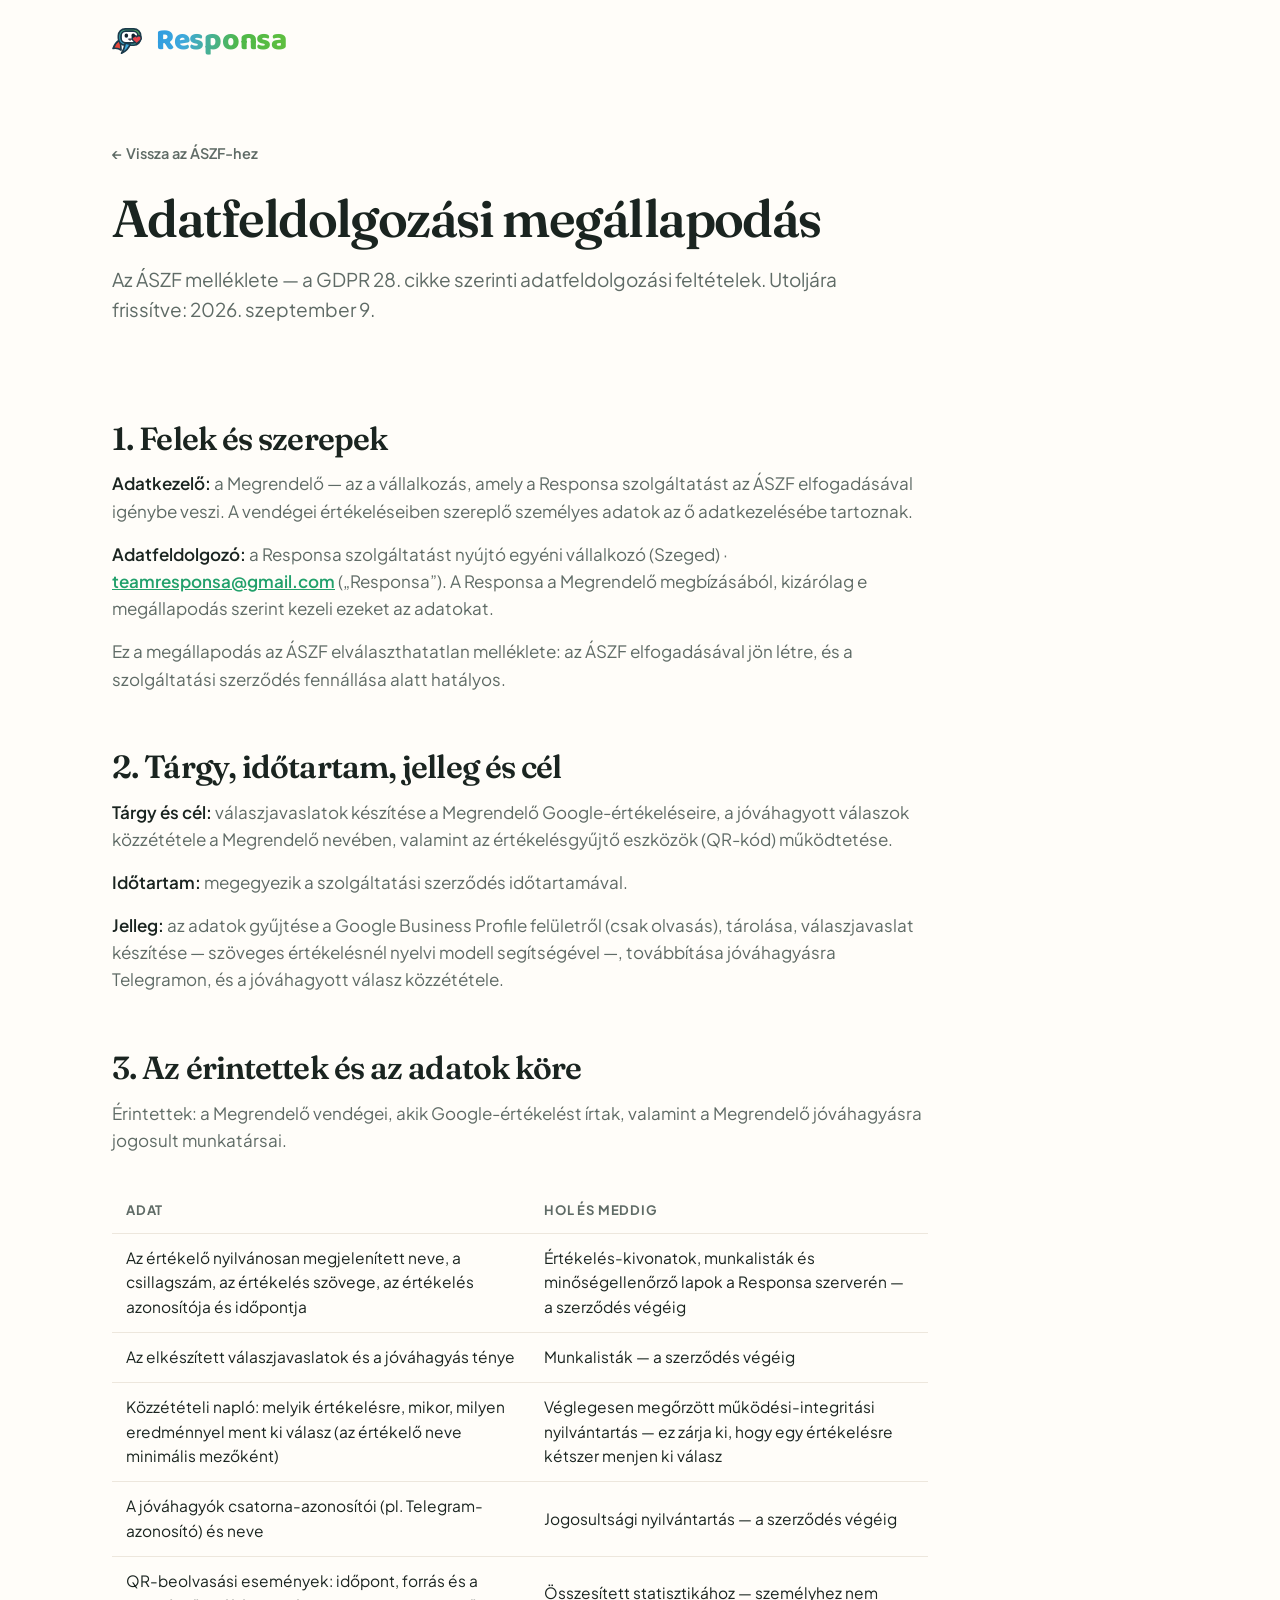
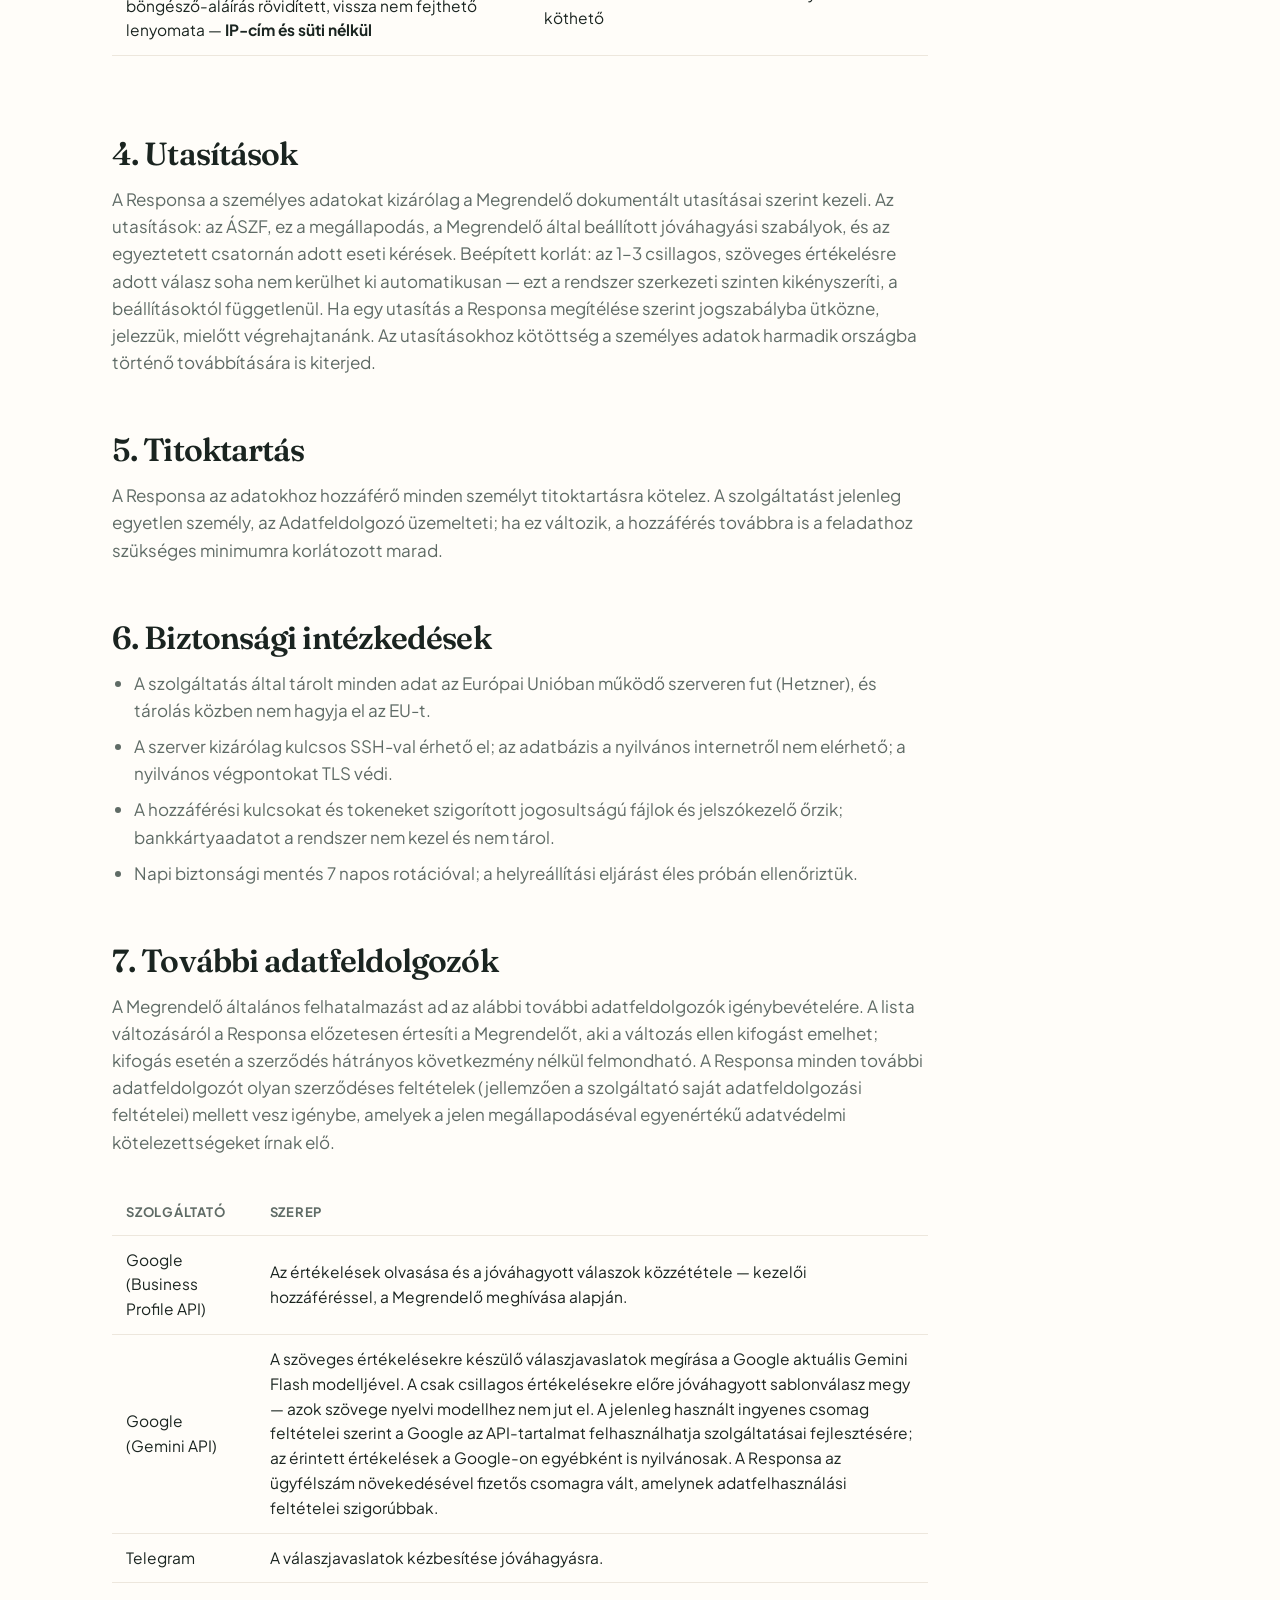
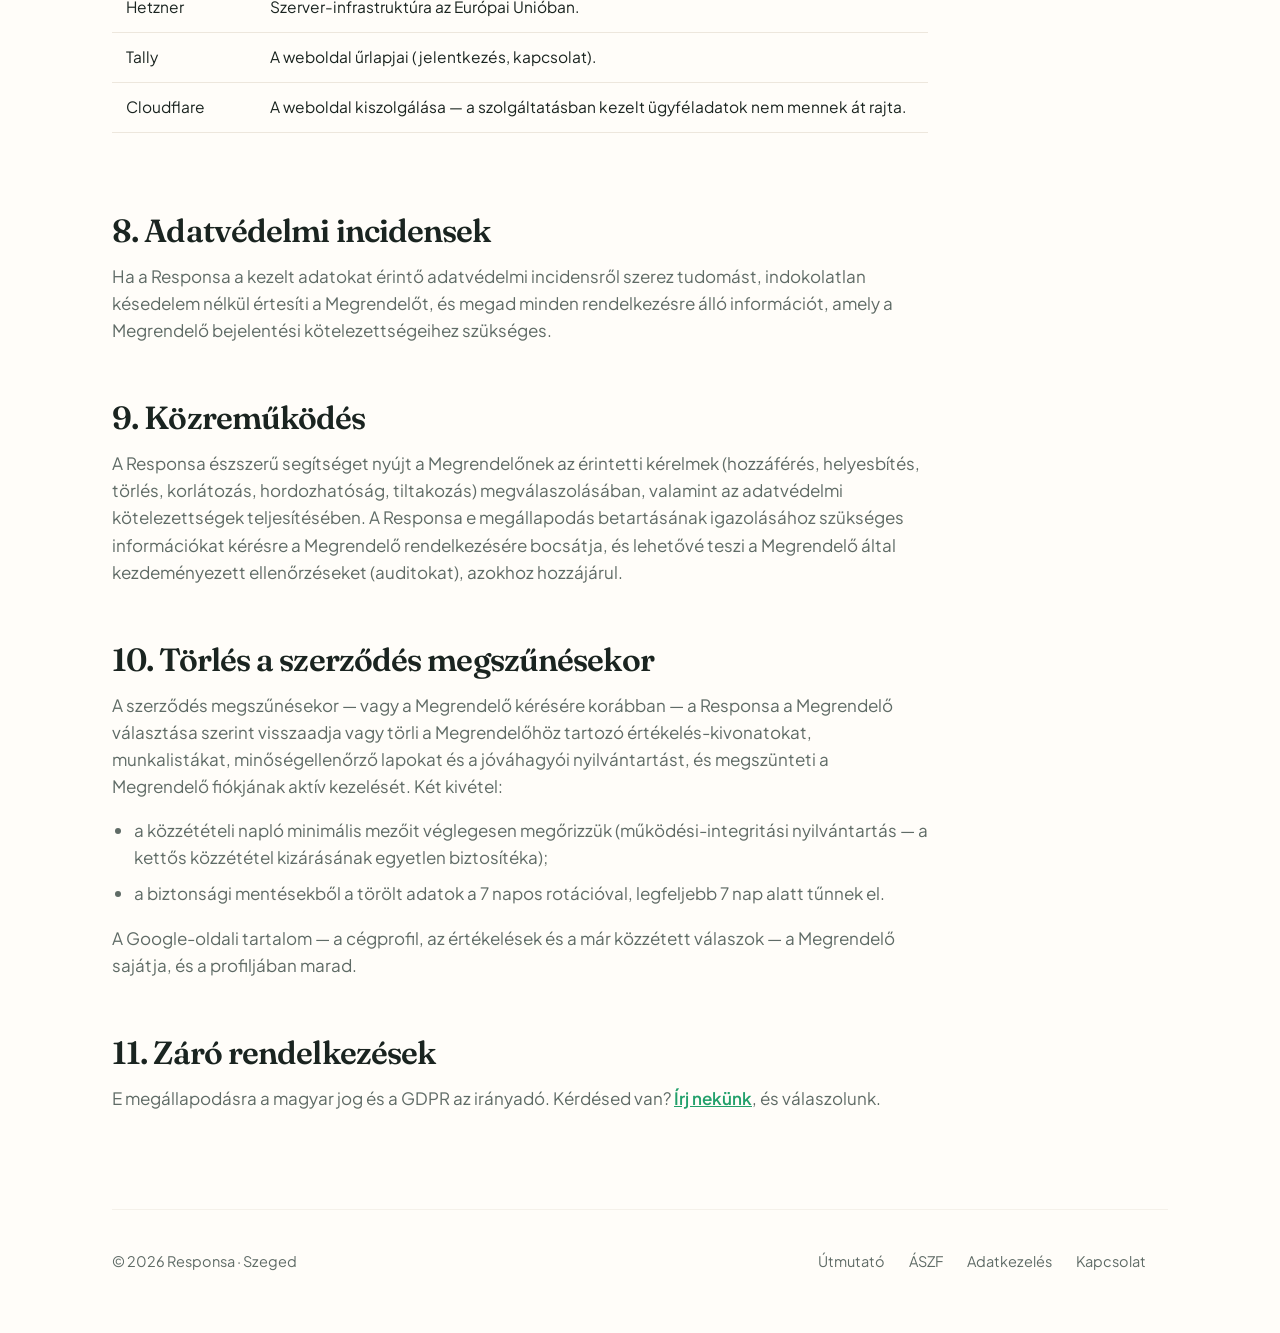
<file: dpa.html>
<!doctype html>
<html lang="hu">
<head>
<meta charset="utf-8">
<meta name="viewport" content="width=device-width, initial-scale=1">
<title>Adatfeldolgozási megállapodás — Responsa</title>
<meta name="description" content="A Responsa adatfeldolgozási megállapodása — az ÁSZF melléklete.">
<meta name="robots" content="noindex">
<link rel="canonical" href="https://responsa.hu/dpa.html">
<meta property="og:type" content="website">
<meta property="og:site_name" content="Responsa">
<meta property="og:locale" content="hu_HU">
<meta property="og:title" content="Adatfeldolgozási megállapodás — Responsa">
<meta property="og:description" content="A Responsa adatfeldolgozási megállapodása — az ÁSZF melléklete.">
<meta property="og:url" content="https://responsa.hu/dpa.html">
<meta property="og:image" content="https://responsa.hu/assets/og-image.png">
<meta property="og:image:type" content="image/png">
<meta property="og:image:width" content="1200">
<meta property="og:image:height" content="630">
<meta property="og:image:alt" content="A Responsa kabala, egy köpenyes szövegbuborék szívekkel a kezében">
<meta name="twitter:card" content="summary_large_image">
<meta name="twitter:title" content="Adatfeldolgozási megállapodás — Responsa">
<meta name="twitter:description" content="A Responsa adatfeldolgozási megállapodása — az ÁSZF melléklete.">
<meta name="twitter:image" content="https://responsa.hu/assets/og-image.png">
<link rel="preconnect" href="https://fonts.googleapis.com">
<link rel="preconnect" href="https://fonts.gstatic.com" crossorigin>
<link href="https://fonts.googleapis.com/css2?family=Baloo+2:wght@700;800&family=Fraunces:opsz,wght@9..144,400;9..144,500;9..144,600&family=Plus+Jakarta+Sans:wght@400;500;600;700&display=swap" rel="stylesheet">
<link rel="icon" href="assets/logo-mark.svg" type="image/svg+xml">
<link rel="stylesheet" href="styles.css">
</head>
<body>
<a class="skip" href="#main">Ugrás a tartalomra</a>

<div class="wrap">

  <header class="nav">
    <a class="mark" href="index.html" aria-label="Responsa — főoldal">
      <img class="mark-mascot" src="assets/logo-mark.svg" alt="" width="34" height="34">
      <span class="wordmark">Responsa</span>
    </a>
  </header>

  <main id="main">
    <div class="page-hero">
      <a class="back" href="aszf.html">← Vissza az ÁSZF-hez</a>
      <h1>Adatfeldolgozási megállapodás</h1>
      <p>Az ÁSZF melléklete — a GDPR 28. cikke szerinti adatfeldolgozási feltételek.
        Utoljára frissítve: 2026. szeptember 9.</p>
    </div>

    <div class="prose">

      <h2>1. Felek és szerepek</h2>
      <p><strong>Adatkezelő:</strong> a Megrendelő — az a vállalkozás, amely a Responsa
        szolgáltatást az ÁSZF elfogadásával igénybe veszi. A vendégei értékeléseiben szereplő
        személyes adatok az ő adatkezelésébe tartoznak.</p>
      <p><strong>Adatfeldolgozó:</strong> a Responsa szolgáltatást nyújtó egyéni vállalkozó (Szeged) ·
        <a href="mailto:teamresponsa@gmail.com">teamresponsa@gmail.com</a> („Responsa”).
        A Responsa a Megrendelő megbízásából, kizárólag e megállapodás szerint kezeli ezeket az
        adatokat.</p>
      <p>Ez a megállapodás az ÁSZF elválaszthatatlan melléklete: az ÁSZF elfogadásával jön létre,
        és a szolgáltatási szerződés fennállása alatt hatályos.</p>

      <h2>2. Tárgy, időtartam, jelleg és cél</h2>
      <p><strong>Tárgy és cél:</strong> válaszjavaslatok készítése a Megrendelő Google-értékeléseire,
        a jóváhagyott válaszok közzététele a Megrendelő nevében, valamint az értékelésgyűjtő
        eszközök (QR-kód) működtetése.</p>
      <p><strong>Időtartam:</strong> megegyezik a szolgáltatási szerződés időtartamával.</p>
      <p><strong>Jelleg:</strong> az adatok gyűjtése a Google Business Profile felületről (csak
        olvasás), tárolása, válaszjavaslat készítése — szöveges értékelésnél nyelvi modell
        segítségével —, továbbítása jóváhagyásra Telegramon, és a
        jóváhagyott válasz közzététele.</p>

      <h2>3. Az érintettek és az adatok köre</h2>
      <p>Érintettek: a Megrendelő vendégei, akik Google-értékelést írtak, valamint a Megrendelő
        jóváhagyásra jogosult munkatársai.</p>
      <div class="tblwrap">
      <table class="tbl">
        <thead>
          <tr><th>Adat</th><th>Hol és meddig</th></tr>
        </thead>
        <tbody>
          <tr><td>Az értékelő nyilvánosan megjelenített neve, a csillagszám, az értékelés szövege,
            az értékelés azonosítója és időpontja</td>
            <td>Értékelés-kivonatok, munkalisták és minőségellenőrző lapok a Responsa szerverén —
            a szerződés végéig</td></tr>
          <tr><td>Az elkészített válaszjavaslatok és a jóváhagyás ténye</td>
            <td>Munkalisták — a szerződés végéig</td></tr>
          <tr><td>Közzétételi napló: melyik értékelésre, mikor, milyen eredménnyel ment ki válasz
            (az értékelő neve minimális mezőként)</td>
            <td>Véglegesen megőrzött működési-integritási nyilvántartás — ez zárja ki, hogy egy
            értékelésre kétszer menjen ki válasz</td></tr>
          <tr><td>A jóváhagyók csatorna-azonosítói (pl. Telegram-azonosító) és neve</td>
            <td>Jogosultsági nyilvántartás — a szerződés végéig</td></tr>
          <tr><td>QR-beolvasási események: időpont, forrás és a böngésző-aláírás rövidített,
            vissza nem fejthető lenyomata — <strong>IP-cím és süti nélkül</strong></td>
            <td>Összesített statisztikához — személyhez nem köthető</td></tr>
        </tbody>
      </table>
      </div>

      <h2>4. Utasítások</h2>
      <p>A Responsa a személyes adatokat kizárólag a Megrendelő dokumentált utasításai szerint
        kezeli. Az utasítások: az ÁSZF, ez a megállapodás, a Megrendelő által beállított
        jóváhagyási szabályok, és az egyeztetett csatornán adott eseti kérések. Beépített korlát:
        az 1–3 csillagos, szöveges értékelésre adott válasz soha nem kerülhet ki automatikusan —
        ezt a rendszer szerkezeti szinten kikényszeríti, a beállításoktól függetlenül. Ha egy
        utasítás a Responsa megítélése szerint jogszabályba ütközne, jelezzük, mielőtt végrehajtanánk.
        Az utasításokhoz kötöttség a személyes adatok harmadik országba történő továbbítására is
        kiterjed.</p>

      <h2>5. Titoktartás</h2>
      <p>A Responsa az adatokhoz hozzáférő minden személyt titoktartásra kötelez. A szolgáltatást
        jelenleg egyetlen személy, az Adatfeldolgozó üzemelteti; ha ez változik, a hozzáférés
        továbbra is a feladathoz szükséges minimumra korlátozott marad.</p>

      <h2>6. Biztonsági intézkedések</h2>
      <ul>
        <li>A szolgáltatás által tárolt minden adat az Európai Unióban működő szerveren fut
          (Hetzner), és tárolás közben nem hagyja el az EU-t.</li>
        <li>A szerver kizárólag kulcsos SSH-val érhető el; az adatbázis a nyilvános internetről
          nem elérhető; a nyilvános végpontokat TLS védi.</li>
        <li>A hozzáférési kulcsokat és tokeneket szigorított jogosultságú fájlok és jelszókezelő
          őrzik; bankkártyaadatot a rendszer nem kezel és nem tárol.</li>
        <li>Napi biztonsági mentés 7 napos rotációval; a helyreállítási eljárást éles próbán
          ellenőriztük.</li>
      </ul>

      <h2>7. További adatfeldolgozók</h2>
      <p>A Megrendelő általános felhatalmazást ad az alábbi további adatfeldolgozók igénybevételére.
        A lista változásáról a Responsa előzetesen értesíti a Megrendelőt, aki a változás ellen
        kifogást emelhet; kifogás esetén a szerződés hátrányos következmény nélkül felmondható.
        A Responsa minden további adatfeldolgozót olyan szerződéses feltételek (jellemzően a
        szolgáltató saját adatfeldolgozási feltételei) mellett vesz igénybe, amelyek a jelen
        megállapodáséval egyenértékű adatvédelmi kötelezettségeket írnak elő.</p>
      <div class="tblwrap">
      <table class="tbl">
        <thead>
          <tr><th>Szolgáltató</th><th>Szerep</th></tr>
        </thead>
        <tbody>
          <tr><td>Google (Business Profile API)</td><td>Az értékelések olvasása és a jóváhagyott
            válaszok közzététele — kezelői hozzáféréssel, a Megrendelő meghívása alapján.</td></tr>
          <tr><td>Google (Gemini API)</td><td>A szöveges értékelésekre készülő válaszjavaslatok
            megírása a Google aktuális Gemini Flash modelljével. A csak csillagos értékelésekre
            előre jóváhagyott sablonválasz megy — azok szövege nyelvi modellhez nem jut el.
            A jelenleg használt ingyenes csomag feltételei szerint a Google az API-tartalmat
            felhasználhatja szolgáltatásai fejlesztésére; az érintett értékelések a Google-on
            egyébként is nyilvánosak. A Responsa az ügyfélszám növekedésével fizetős csomagra vált,
            amelynek adatfelhasználási feltételei szigorúbbak.</td></tr>
          <tr><td>Telegram</td><td>A válaszjavaslatok kézbesítése jóváhagyásra.</td></tr>
          <tr><td>Hetzner</td><td>Szerver-infrastruktúra az Európai Unióban.</td></tr>
          <tr><td>Tally</td><td>A weboldal űrlapjai (jelentkezés, kapcsolat).</td></tr>
          <tr><td>Cloudflare</td><td>A weboldal kiszolgálása — a szolgáltatásban kezelt
            ügyféladatok nem mennek át rajta.</td></tr>
        </tbody>
      </table>
      </div>

      <h2>8. Adatvédelmi incidensek</h2>
      <p>Ha a Responsa a kezelt adatokat érintő adatvédelmi incidensről szerez tudomást,
        indokolatlan késedelem nélkül értesíti a Megrendelőt, és megad minden rendelkezésre álló
        információt, amely a Megrendelő bejelentési kötelezettségeihez szükséges.</p>

      <h2>9. Közreműködés</h2>
      <p>A Responsa észszerű segítséget nyújt a Megrendelőnek az érintetti kérelmek (hozzáférés,
        helyesbítés, törlés, korlátozás, hordozhatóság, tiltakozás) megválaszolásában, valamint az
        adatvédelmi kötelezettségek teljesítésében. A Responsa e megállapodás betartásának
        igazolásához szükséges információkat kérésre a Megrendelő rendelkezésére bocsátja, és
        lehetővé teszi a Megrendelő által kezdeményezett ellenőrzéseket (auditokat), azokhoz
        hozzájárul.</p>

      <h2>10. Törlés a szerződés megszűnésekor</h2>
      <p>A szerződés megszűnésekor — vagy a Megrendelő kérésére korábban — a Responsa a Megrendelő
        választása szerint visszaadja vagy törli a Megrendelőhöz tartozó értékelés-kivonatokat,
        munkalistákat, minőségellenőrző lapokat és a jóváhagyói nyilvántartást, és megszünteti a
        Megrendelő fiókjának aktív kezelését. Két kivétel:</p>
      <ul>
        <li>a közzétételi napló minimális mezőit véglegesen megőrizzük (működési-integritási
          nyilvántartás — a kettős közzététel kizárásának egyetlen biztosítéka);</li>
        <li>a biztonsági mentésekből a törölt adatok a 7 napos rotációval, legfeljebb 7 nap alatt
          tűnnek el.</li>
      </ul>
      <p>A Google-oldali tartalom — a cégprofil, az értékelések és a már közzétett válaszok — a
        Megrendelő sajátja, és a profiljában marad.</p>

      <h2>11. Záró rendelkezések</h2>
      <p>E megállapodásra a magyar jog és a GDPR az irányadó. Kérdésed van?
        <a href="kapcsolat.html">Írj nekünk</a>, és válaszolunk.</p>

    </div>
  </main>

  <footer class="footer">
    <div>© 2026 Responsa · Szeged</div>
    <nav aria-label="Footer">
      <a href="guide.html">Útmutató</a>
      <a href="aszf.html">ÁSZF</a>
      <a href="privacy.html">Adatkezelés</a>
      <a href="kapcsolat.html">Kapcsolat</a>
    </nav>
  </footer>

</div>

<script defer src="https://static.cloudflareinsights.com/beacon.min.js" data-cf-beacon='{"token": "b8ff006255f546ea961abefdea7381e1"}'></script>
</body>
</html>
</file>
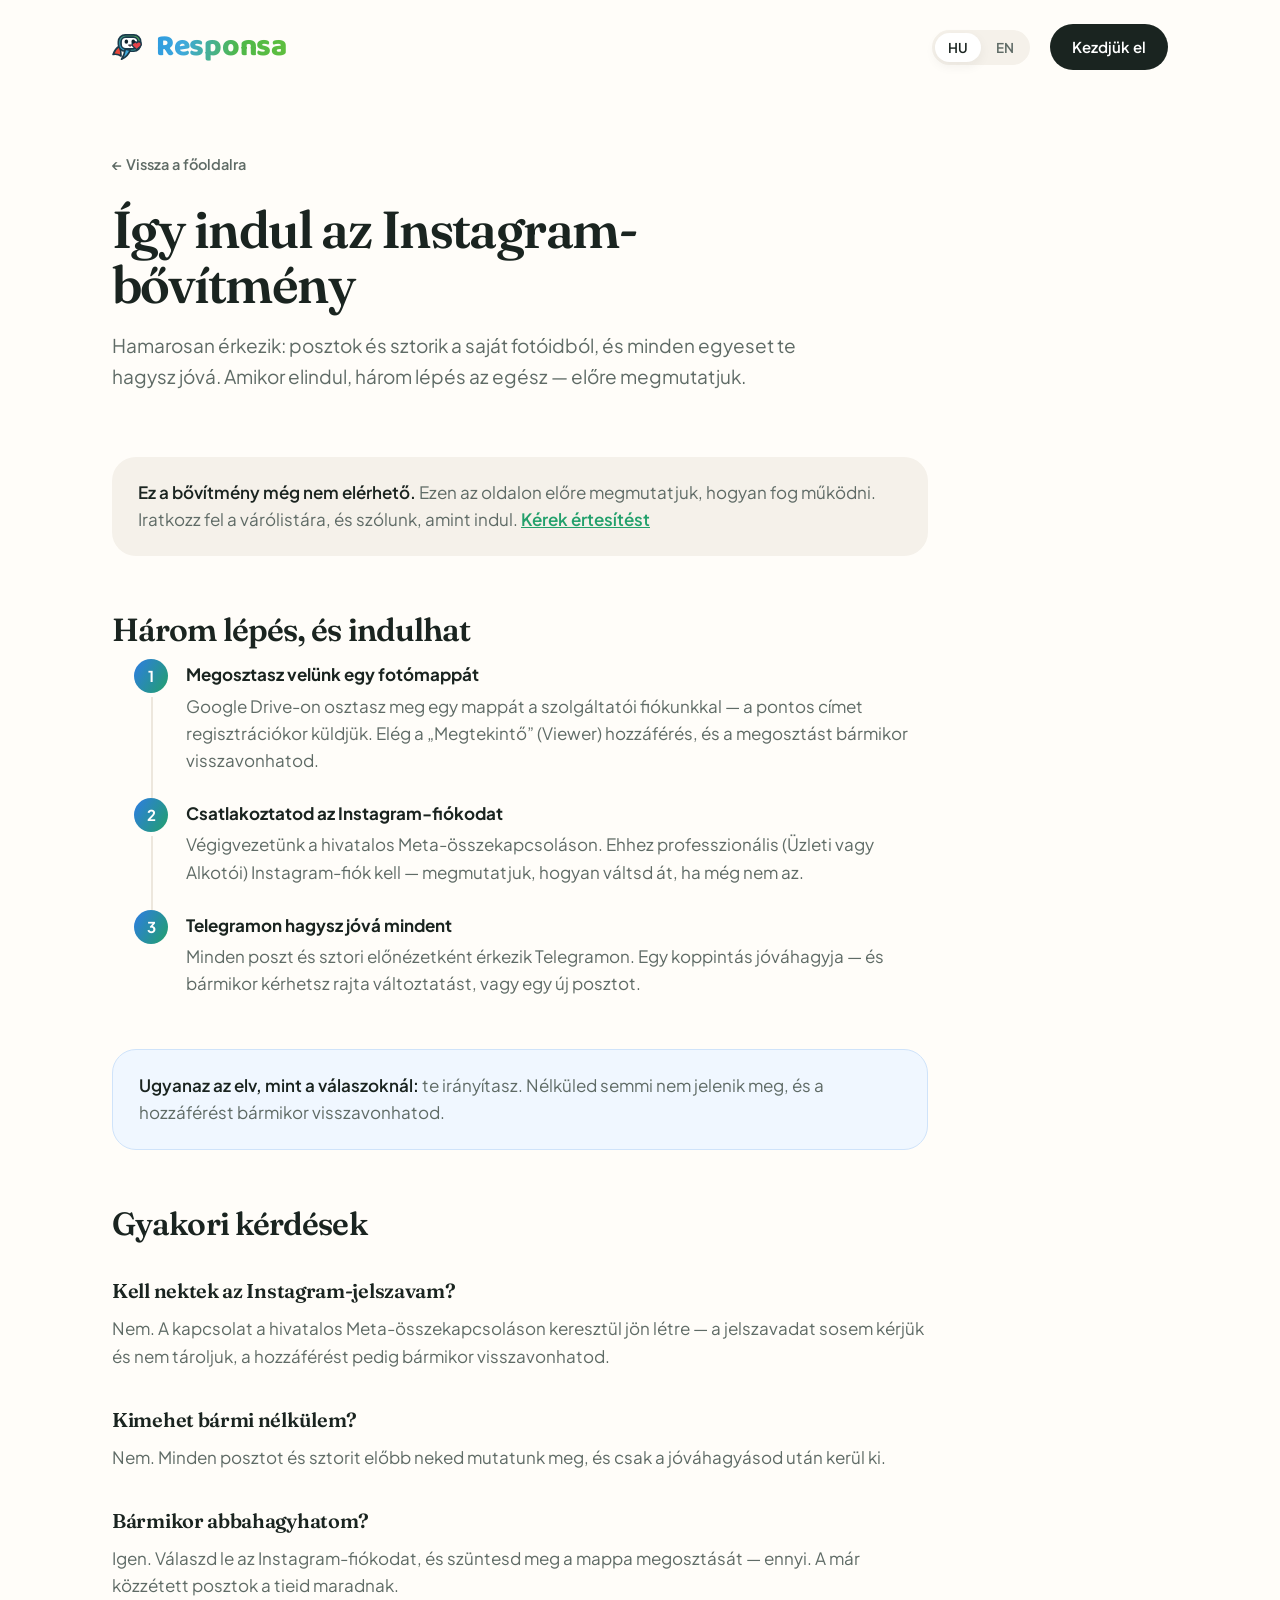
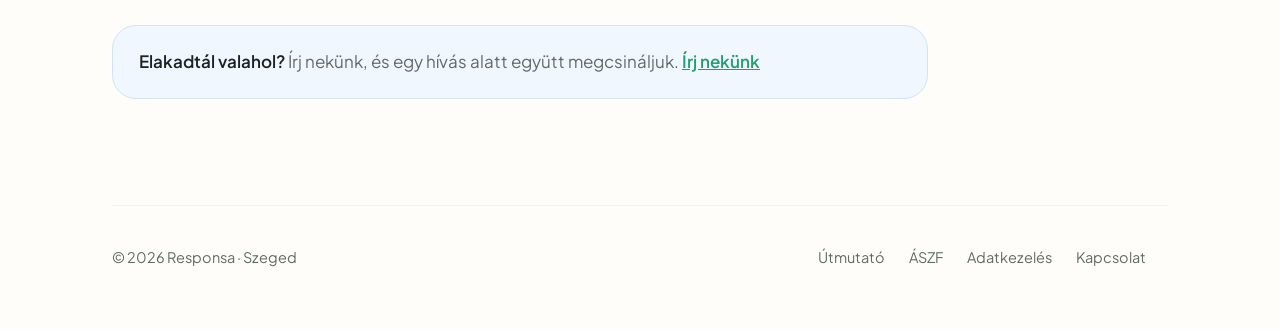
<file: guide-insta.html>
<!doctype html>
<html lang="hu">
<head>
<meta charset="utf-8">
<meta name="viewport" content="width=device-width, initial-scale=1">
<title>Insta-útmutató — így indul az Instagram-bővítmény</title>
<meta name="description" content="Előzetes: hogyan fog működni a Responsa Instagram-bővítménye — fotómappa megosztása, Instagram-fiók csatlakoztatása, és minden posztot te hagysz jóvá.">
<meta name="robots" content="noindex">
<link rel="canonical" href="https://responsa.hu/guide-insta.html">
<!-- Open Graph / social share -->
<meta property="og:type" content="article">
<meta property="og:site_name" content="Responsa">
<meta property="og:locale" content="hu_HU">
<meta property="og:locale:alternate" content="en_US">
<meta property="og:title" content="Insta-útmutató — így indul az Instagram-bővítmény">
<meta property="og:description" content="Előzetes: hogyan fog működni a Responsa Instagram-bővítménye — fotómappa megosztása, Instagram-fiók csatlakoztatása, és minden posztot te hagysz jóvá.">
<meta property="og:url" content="https://responsa.hu/guide-insta.html">
<meta property="og:image" content="https://responsa.hu/assets/og-image.png">
<meta property="og:image:type" content="image/png">
<meta property="og:image:width" content="1200">
<meta property="og:image:height" content="630">
<meta property="og:image:alt" content="A Responsa kabala, egy köpenyes szövegbuborék szívekkel a kezében">
<meta name="twitter:card" content="summary_large_image">
<meta name="twitter:title" content="Insta-útmutató — így indul az Instagram-bővítmény">
<meta name="twitter:description" content="Előzetes: hogyan fog működni a Responsa Instagram-bővítménye — fotómappa megosztása, Instagram-fiók csatlakoztatása, és minden posztot te hagysz jóvá.">
<meta name="twitter:image" content="https://responsa.hu/assets/og-image.png">
<link rel="preconnect" href="https://fonts.googleapis.com">
<link rel="preconnect" href="https://fonts.gstatic.com" crossorigin>
<link href="https://fonts.googleapis.com/css2?family=Baloo+2:wght@700;800&family=Fraunces:opsz,wght@9..144,400;9..144,500;9..144,600&family=Plus+Jakarta+Sans:wght@400;500;600;700&display=swap" rel="stylesheet">
<link rel="icon" href="assets/logo-mark.svg" type="image/svg+xml">
<link rel="stylesheet" href="styles.css">
</head>
<body>
<a class="skip" href="#main" data-i18n="skip">Ugrás a tartalomra</a>

<div class="wrap">

  <header class="nav">
    <a class="mark" href="index.html" aria-label="Responsa — főoldal">
      <img class="mark-mascot" src="assets/logo-mark.svg" alt="" width="34" height="34">
      <span class="wordmark">Responsa</span>
    </a>
    <div class="nav-r">
      <div class="langtoggle" role="group" aria-label="Nyelv">
        <button type="button" data-lang="hu" aria-pressed="true">HU</button>
        <button type="button" data-lang="en" aria-pressed="false">EN</button>
      </div>
      <a class="btn btn-dark" href="index.html#start" data-i18n="nav.cta">Kezdjük el</a>
    </div>
  </header>

  <main id="main">
    <div class="page-hero">
      <a class="back" href="index.html" data-i18n="guide.back">← Vissza a főoldalra</a>
      <h1 data-i18n="ginsta.h1">Így indul az Instagram-bővítmény</h1>
      <p data-i18n="ginsta.lede">Hamarosan érkezik: posztok és sztorik a saját fotóidból, és minden
        egyeset te hagysz jóvá. Amikor elindul, három lépés az egész — előre megmutatjuk.</p>
    </div>

    <div class="prose">

      <div class="box box-info">
        <p><strong data-i18n="ginsta.soon.h">Ez a bővítmény még nem elérhető.</strong>
          <span data-i18n="ginsta.soon.p"> Ezen az oldalon előre megmutatjuk, hogyan fog működni.
          Iratkozz fel a várólistára, és szólunk, amint indul.</span>
          <a href="index.html#start" data-i18n="ginsta.soon.link">Kérek értesítést</a></p>
      </div>

      <h2 data-i18n="ginsta.steps.h">Három lépés, és indulhat</h2>

      <ol class="walk">
        <li><strong data-i18n="ginsta.s1.h">Megosztasz velünk egy fotómappát</strong>
          <p data-i18n="ginsta.s1.p">Google Drive-on osztasz meg egy mappát a szolgáltatói fiókunkkal — a
            pontos címet regisztrációkor küldjük. Elég a „Megtekintő” (Viewer) hozzáférés, és a megosztást
            bármikor visszavonhatod.</p></li>
        <li><strong data-i18n="ginsta.s2.h">Csatlakoztatod az Instagram-fiókodat</strong>
          <p data-i18n="ginsta.s2.p">Végigvezetünk a hivatalos Meta-összekapcsoláson. Ehhez professzionális
            (Üzleti vagy Alkotói) Instagram-fiók kell — megmutatjuk, hogyan váltsd át, ha még nem az.</p></li>
        <li><strong data-i18n="ginsta.s3.h">Telegramon hagysz jóvá mindent</strong>
          <p data-i18n="ginsta.s3.p">Minden poszt és sztori előnézetként érkezik Telegramon. Egy koppintás
            jóváhagyja — és bármikor kérhetsz rajta változtatást, vagy egy új posztot.</p></li>
      </ol>

      <div class="box box-note">
        <p><strong data-i18n="ginsta.ctrl.h">Ugyanaz az elv, mint a válaszoknál:</strong>
          <span data-i18n="ginsta.ctrl.p"> te irányítasz. Nélküled semmi nem jelenik meg, és a
          hozzáférést bármikor visszavonhatod.</span></p>
      </div>

      <h2 data-i18n="ginsta.faq.h">Gyakori kérdések</h2>

      <h3 data-i18n="ginsta.faq.q1">Kell nektek az Instagram-jelszavam?</h3>
      <p data-i18n="ginsta.faq.a1">Nem. A kapcsolat a hivatalos Meta-összekapcsoláson keresztül jön létre —
        a jelszavadat sosem kérjük és nem tároljuk, a hozzáférést pedig bármikor visszavonhatod.</p>

      <h3 data-i18n="ginsta.faq.q2">Kimehet bármi nélkülem?</h3>
      <p data-i18n="ginsta.faq.a2">Nem. Minden posztot és sztorit előbb neked mutatunk meg, és csak a
        jóváhagyásod után kerül ki.</p>

      <h3 data-i18n="ginsta.faq.q3">Bármikor abbahagyhatom?</h3>
      <p data-i18n="ginsta.faq.a3">Igen. Válaszd le az Instagram-fiókodat, és szüntesd meg a mappa
        megosztását — ennyi. A már közzétett posztok a tieid maradnak.</p>

      <div class="box box-note">
        <p><strong data-i18n="guide.help.h">Elakadtál valahol?</strong>
          <span data-i18n="ginsta.help.p"> Írj nekünk, és egy hívás alatt együtt megcsináljuk.</span>
          <a href="index.html#start" data-i18n="guide.help.link">Írj nekünk</a></p>
      </div>

    </div>
  </main>

  <footer class="footer">
    <div data-i18n="footer.copy">© 2026 Responsa · Szeged</div>
    <nav aria-label="Footer">
      <a href="guide.html" data-i18n="footer.guide">Útmutató</a>
      <a href="aszf.html" data-i18n="footer.terms">ÁSZF</a>
      <a href="privacy.html" data-i18n="footer.privacy">Adatkezelés</a>
      <a href="kapcsolat.html" data-i18n="footer.contact">Kapcsolat</a>
    </nav>
  </footer>

</div>

<script src="i18n.js"></script>
<script defer src="https://static.cloudflareinsights.com/beacon.min.js" data-cf-beacon='{"token": "b8ff006255f546ea961abefdea7381e1"}'></script>
</body>
</html>
</file>
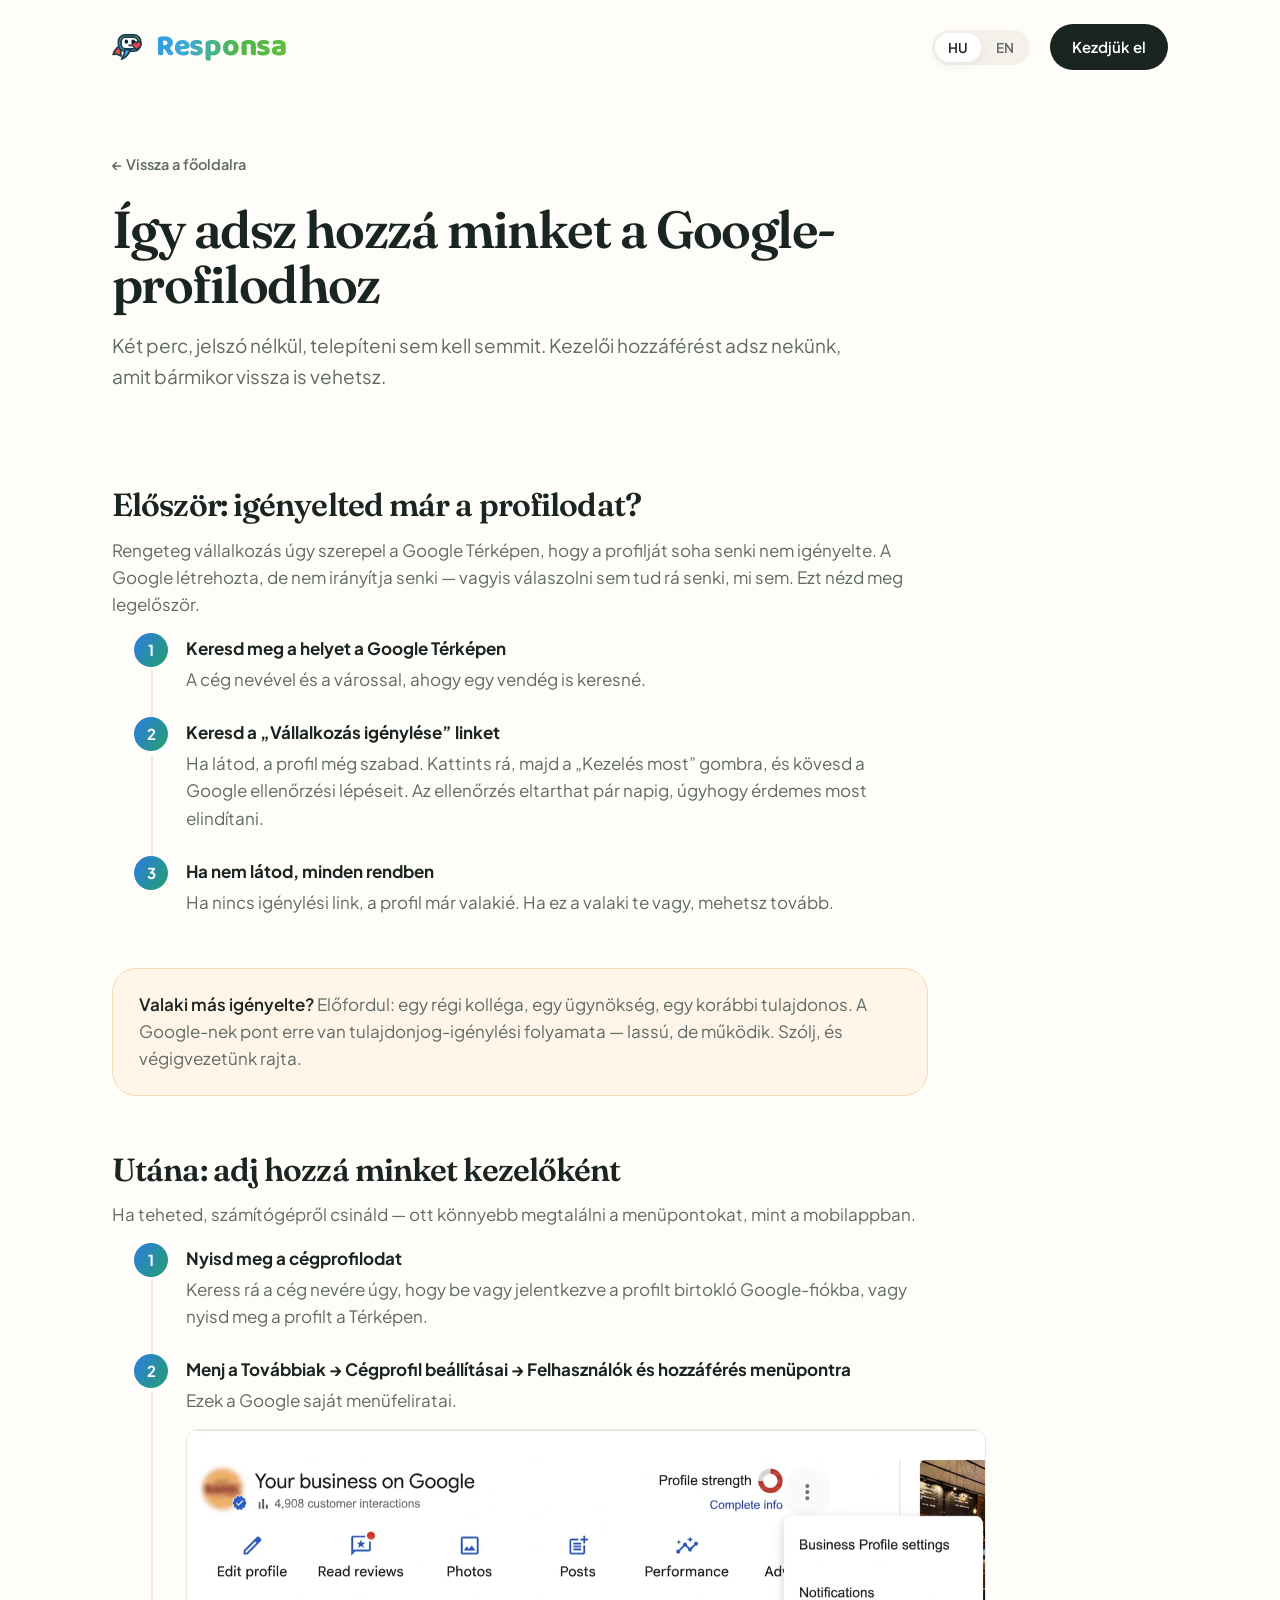
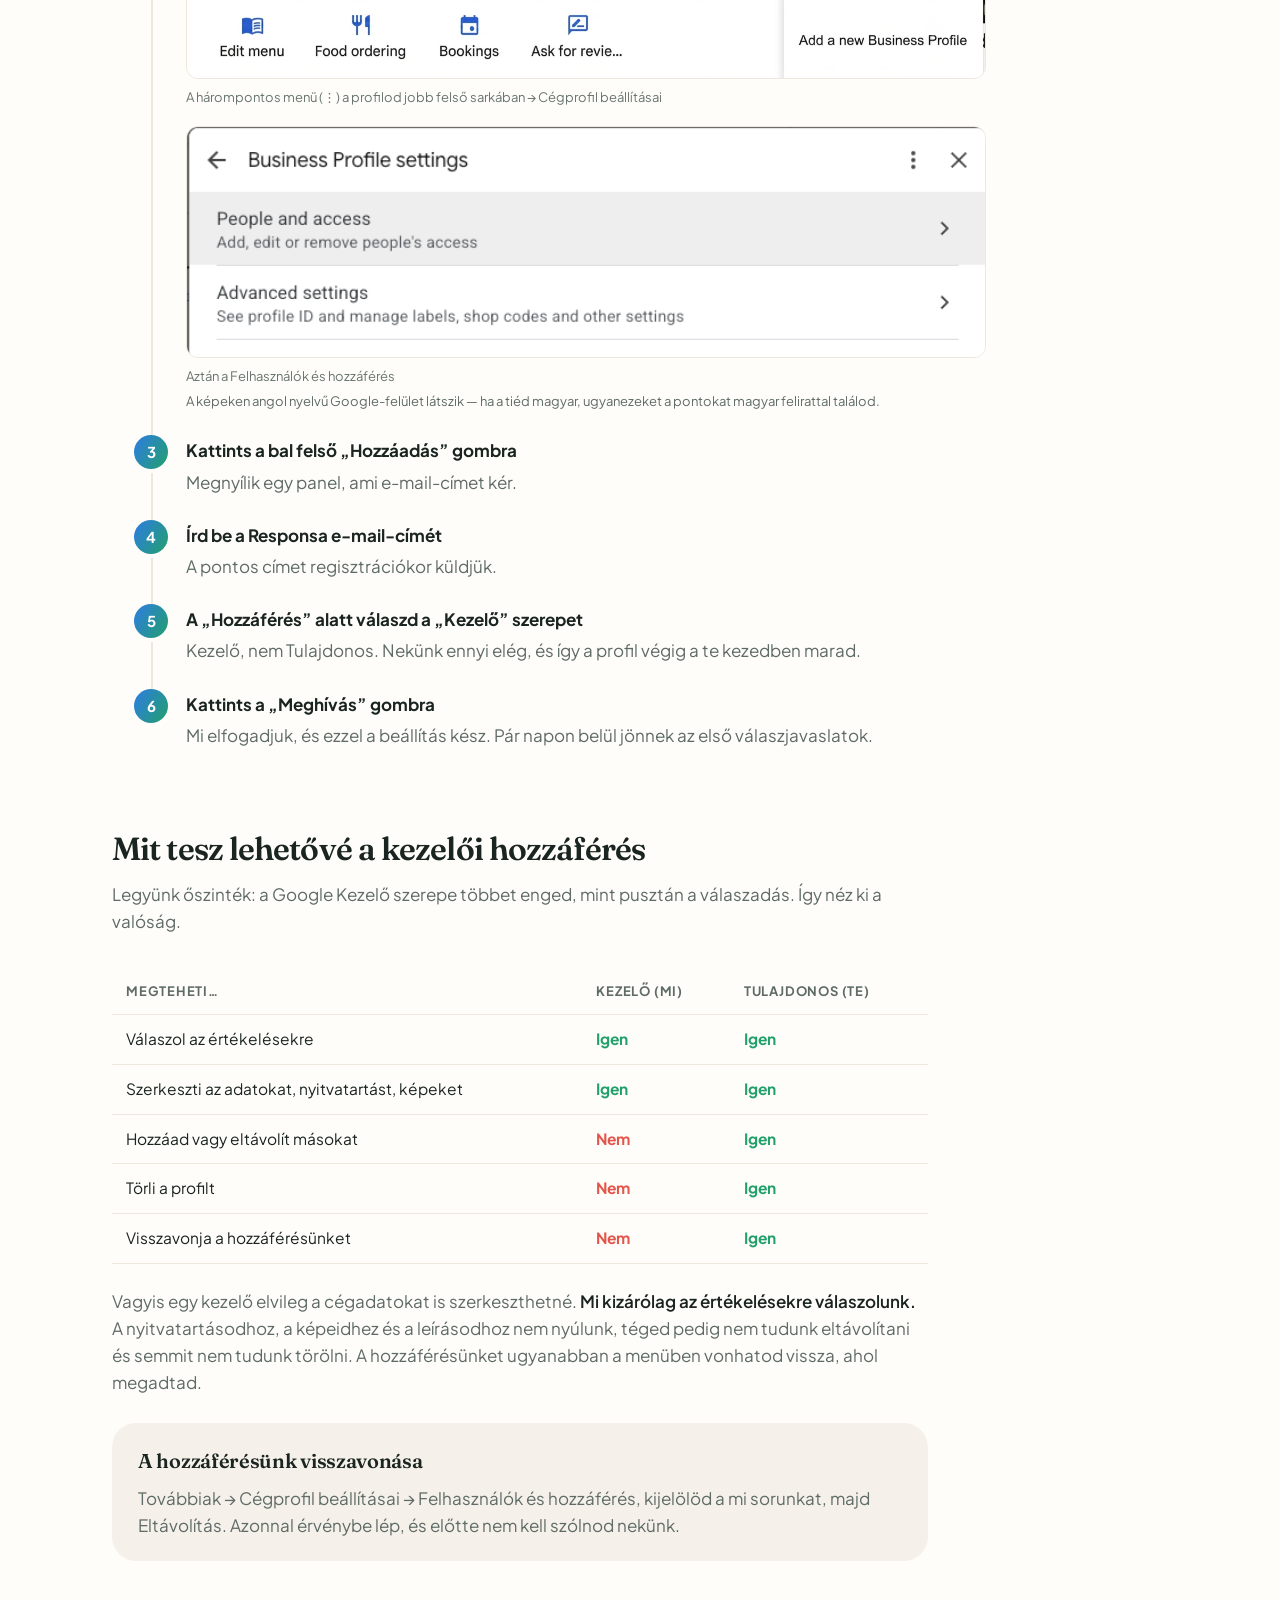
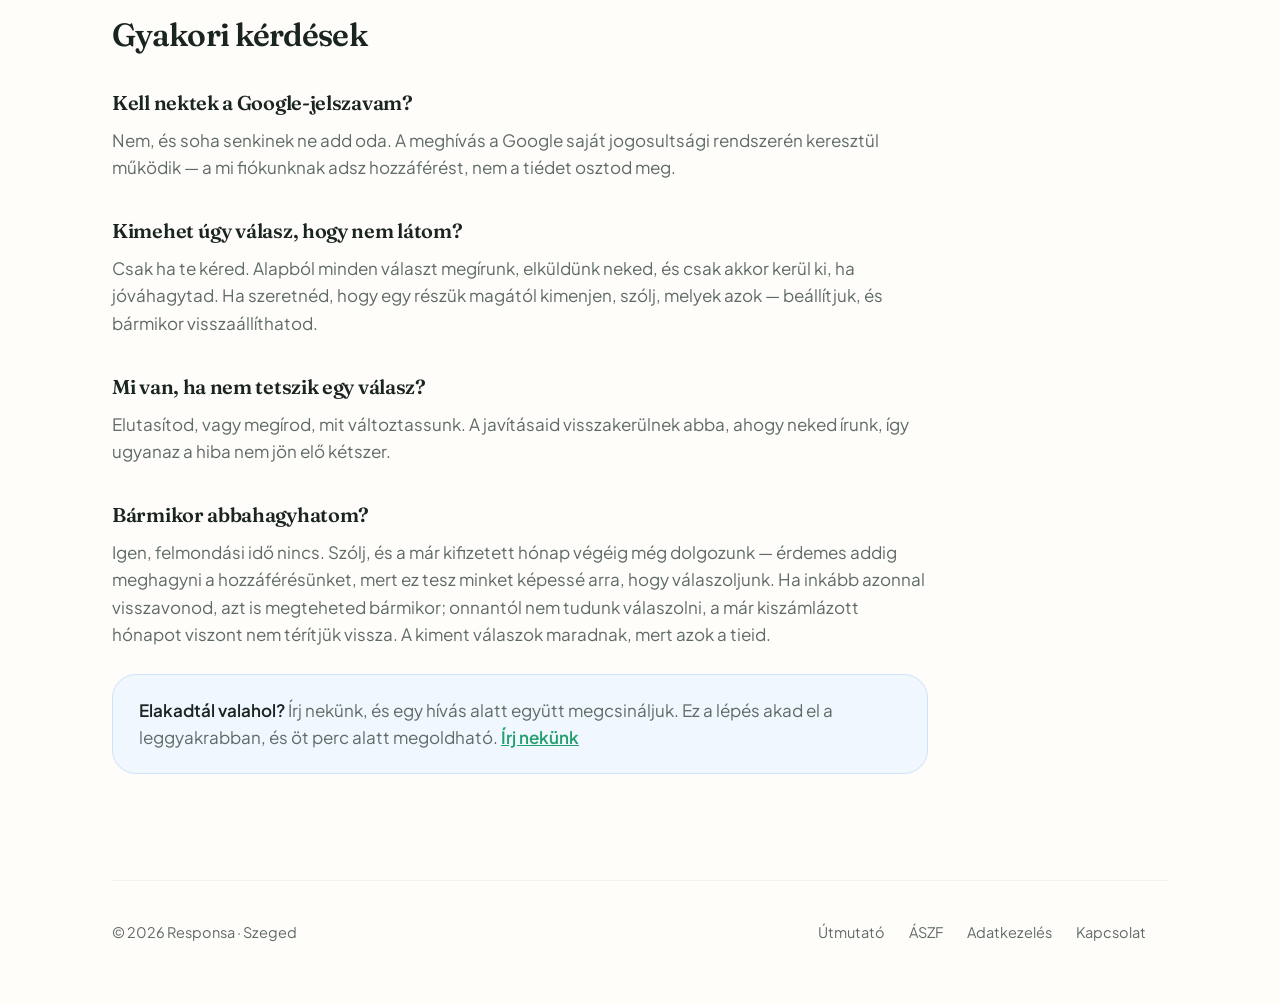
<file: guide.html>
<!doctype html>
<html lang="hu">
<head>
<meta charset="utf-8">
<meta name="viewport" content="width=device-width, initial-scale=1">
<title>Útmutató — így adod hozzá a Responsát a Google-profilodhoz</title>
<meta name="description" content="Lépésről lépésre: ellenőrizd, hogy igényelted-e a profilodat, majd add hozzá a Responsát kezelőként. Körülbelül két perc.">
<link rel="canonical" href="https://responsa.hu/guide.html">
<!-- Open Graph / social share -->
<meta property="og:type" content="article">
<meta property="og:site_name" content="Responsa">
<meta property="og:locale" content="hu_HU">
<meta property="og:locale:alternate" content="en_US">
<meta property="og:title" content="Útmutató — így adod hozzá a Responsát a Google-profilodhoz">
<meta property="og:description" content="Lépésről lépésre: ellenőrizd, hogy igényelted-e a profilodat, majd add hozzá a Responsát kezelőként. Körülbelül két perc.">
<meta property="og:url" content="https://responsa.hu/guide.html">
<meta property="og:image" content="https://responsa.hu/assets/og-image.png">
<meta property="og:image:type" content="image/png">
<meta property="og:image:width" content="1200">
<meta property="og:image:height" content="630">
<meta property="og:image:alt" content="A Responsa kabala, egy köpenyes szövegbuborék szívekkel a kezében">
<meta name="twitter:card" content="summary_large_image">
<meta name="twitter:title" content="Útmutató — így adod hozzá a Responsát a Google-profilodhoz">
<meta name="twitter:description" content="Lépésről lépésre: ellenőrizd, hogy igényelted-e a profilodat, majd add hozzá a Responsát kezelőként. Körülbelül két perc.">
<meta name="twitter:image" content="https://responsa.hu/assets/og-image.png">
<link rel="preconnect" href="https://fonts.googleapis.com">
<link rel="preconnect" href="https://fonts.gstatic.com" crossorigin>
<link href="https://fonts.googleapis.com/css2?family=Baloo+2:wght@700;800&family=Fraunces:opsz,wght@9..144,400;9..144,500;9..144,600&family=Plus+Jakarta+Sans:wght@400;500;600;700&display=swap" rel="stylesheet">
<link rel="icon" href="assets/logo-mark.svg" type="image/svg+xml">
<link rel="stylesheet" href="styles.css">
</head>
<body>
<a class="skip" href="#main" data-i18n="skip">Ugrás a tartalomra</a>

<div class="wrap">

  <header class="nav">
    <a class="mark" href="index.html" aria-label="Responsa — főoldal">
      <img class="mark-mascot" src="assets/logo-mark.svg" alt="" width="34" height="34">
      <span class="wordmark">Responsa</span>
    </a>
    <div class="nav-r">
      <div class="langtoggle" role="group" aria-label="Nyelv">
        <button type="button" data-lang="hu" aria-pressed="true">HU</button>
        <button type="button" data-lang="en" aria-pressed="false">EN</button>
      </div>
      <a class="btn btn-dark" href="index.html#start" data-i18n="nav.cta">Kezdjük el</a>
    </div>
  </header>

  <main id="main">
    <div class="page-hero">
      <a class="back" href="index.html" data-i18n="guide.back">← Vissza a főoldalra</a>
      <h1 data-i18n="guide.h1">Így adsz hozzá minket a Google-profilodhoz</h1>
      <p data-i18n="guide.lede">Két perc, jelszó nélkül, telepíteni sem kell semmit. Kezelői hozzáférést
        adsz nekünk, amit bármikor vissza is vehetsz.</p>
    </div>

    <div class="prose">

      <h2 data-i18n="guide.pre.h">Először: igényelted már a profilodat?</h2>
      <p data-i18n="guide.pre.p1">Rengeteg vállalkozás úgy szerepel a Google Térképen, hogy a profilját
        soha senki nem igényelte. A Google létrehozta, de nem irányítja senki — vagyis válaszolni sem tud
        rá senki, mi sem. Ezt nézd meg legelőször.</p>

      <ol class="walk">
        <li><strong data-i18n="guide.pre.s1.h">Keresd meg a helyet a Google Térképen</strong>
          <p data-i18n="guide.pre.s1.p">A cég nevével és a várossal, ahogy egy vendég is keresné.</p></li>
        <li><strong data-i18n="guide.pre.s2.h">Keresd a „Vállalkozás igénylése” linket</strong>
          <p data-i18n="guide.pre.s2.p">Ha látod, a profil még szabad. Kattints rá, majd a „Kezelés most”
            gombra, és kövesd a Google ellenőrzési lépéseit. Az ellenőrzés eltarthat pár napig, úgyhogy
            érdemes most elindítani.</p></li>
        <li><strong data-i18n="guide.pre.s3.h">Ha nem látod, minden rendben</strong>
          <p data-i18n="guide.pre.s3.p">Ha nincs igénylési link, a profil már valakié. Ha ez a valaki te
            vagy, mehetsz tovább.</p></li>
      </ol>

      <div class="box box-warn">
        <p><strong data-i18n="guide.pre.warn.h">Valaki más igényelte?</strong>
          <span data-i18n="guide.pre.warn.p"> Előfordul: egy régi kolléga, egy ügynökség, egy korábbi
          tulajdonos. A Google-nek pont erre van tulajdonjog-igénylési folyamata — lassú, de működik.
          Szólj, és végigvezetünk rajta.</span></p>
      </div>

      <h2 data-i18n="guide.add.h">Utána: adj hozzá minket kezelőként</h2>
      <p data-i18n="guide.add.p1">Ha teheted, számítógépről csináld — ott könnyebb megtalálni a
        menüpontokat, mint a mobilappban.</p>

      <ol class="walk">
        <li><strong data-i18n="guide.add.s1.h">Nyisd meg a cégprofilodat</strong>
          <p data-i18n="guide.add.s1.p">Keress rá a cég nevére úgy, hogy be vagy jelentkezve a profilt
            birtokló Google-fiókba, vagy nyisd meg a profilt a Térképen.</p></li>
        <li><strong data-i18n="guide.add.s2.h">Menj a Továbbiak → Cégprofil beállításai → Felhasználók és hozzáférés menüpontra</strong>
          <p data-i18n="guide.add.s2.p">Ezek a Google saját menüfeliratai.</p>
          <!-- The <img>s sit outside every data-i18n element on purpose: applyLang()
               overwrites innerHTML, so an image nested inside one would be wiped. -->
          <div class="shots">
            <figure>
              <img src="assets/guide-step2-1.webp" width="1400" height="436" loading="lazy"
                   alt="A Google cégprofil panelje, jobbra fent a hárompontos menü megnyitva, benne a Cégprofil beállításai pont">
              <figcaption data-i18n="guide.add.s2.cap1">A hárompontos menü (⋮) a profilod jobb felső
                sarkában → Cégprofil beállításai</figcaption>
            </figure>
            <figure>
              <img src="assets/guide-step2-2.png" width="701" height="202" loading="lazy"
                   alt="A Cégprofil beállításai panel, legfelül kijelölve a Felhasználók és hozzáférés sor">
              <figcaption data-i18n="guide.add.s2.cap2">Aztán a Felhasználók és hozzáférés</figcaption>
            </figure>
          </div>
          <p class="shots-note" data-i18n="guide.add.s2.note">A képeken angol nyelvű Google-felület
            látszik — ha a tiéd magyar, ugyanezeket a pontokat magyar felirattal találod.</p></li>
        <li><strong data-i18n="guide.add.s3.h">Kattints a bal felső „Hozzáadás” gombra</strong>
          <p data-i18n="guide.add.s3.p">Megnyílik egy panel, ami e-mail-címet kér.</p></li>
        <li><strong data-i18n="guide.add.s4.h">Írd be a Responsa e-mail-címét</strong>
          <p data-i18n="guide.add.s4.p">A pontos címet regisztrációkor küldjük.</p></li>
        <li><strong data-i18n="guide.add.s5.h">A „Hozzáférés” alatt válaszd a „Kezelő” szerepet</strong>
          <p data-i18n="guide.add.s5.p">Kezelő, nem Tulajdonos. Nekünk ennyi elég, és így a profil végig a
            te kezedben marad.</p></li>
        <li><strong data-i18n="guide.add.s6.h">Kattints a „Meghívás” gombra</strong>
          <p data-i18n="guide.add.s6.p">Mi elfogadjuk, és ezzel a beállítás kész. Pár napon belül jönnek az
            első válaszjavaslatok.</p></li>
      </ol>

      <h2 data-i18n="guide.roles.h">Mit tesz lehetővé a kezelői hozzáférés</h2>
      <p data-i18n="guide.roles.p1">Legyünk őszinték: a Google Kezelő szerepe többet enged, mint pusztán a
        válaszadás. Így néz ki a valóság.</p>

      <div class="tblwrap">
      <table class="tbl">
        <thead>
          <tr>
            <th data-i18n="guide.roles.th1">Megteheti…</th>
            <th data-i18n="guide.roles.th2">Kezelő (mi)</th>
            <th data-i18n="guide.roles.th3">Tulajdonos (te)</th>
          </tr>
        </thead>
        <tbody>
          <tr><td data-i18n="guide.roles.r1">Válaszol az értékelésekre</td>
            <td class="yes" data-i18n="guide.roles.yes">Igen</td>
            <td class="yes" data-i18n="guide.roles.yes">Igen</td></tr>
          <tr><td data-i18n="guide.roles.r2">Szerkeszti az adatokat, nyitvatartást, képeket</td>
            <td class="yes" data-i18n="guide.roles.yes">Igen</td>
            <td class="yes" data-i18n="guide.roles.yes">Igen</td></tr>
          <tr><td data-i18n="guide.roles.r3">Hozzáad vagy eltávolít másokat</td>
            <td class="no" data-i18n="guide.roles.no">Nem</td>
            <td class="yes" data-i18n="guide.roles.yes">Igen</td></tr>
          <tr><td data-i18n="guide.roles.r4">Törli a profilt</td>
            <td class="no" data-i18n="guide.roles.no">Nem</td>
            <td class="yes" data-i18n="guide.roles.yes">Igen</td></tr>
          <tr><td data-i18n="guide.roles.r5">Visszavonja a hozzáférésünket</td>
            <td class="no" data-i18n="guide.roles.no">Nem</td>
            <td class="yes" data-i18n="guide.roles.yes">Igen</td></tr>
        </tbody>
      </table>
      </div>

      <p data-i18n="guide.roles.p2">Vagyis egy kezelő elvileg a cégadatokat is szerkeszthetné. <strong>Mi
        kizárólag az értékelésekre válaszolunk.</strong> A nyitvatartásodhoz, a képeidhez és a leírásodhoz
        nem nyúlunk, téged pedig nem tudunk eltávolítani és semmit nem tudunk törölni. A hozzáférésünket
        ugyanabban a menüben vonhatod vissza, ahol megadtad.</p>

      <div class="box box-info">
        <h3 data-i18n="guide.remove.h">A hozzáférésünk visszavonása</h3>
        <p data-i18n="guide.remove.p">Továbbiak → Cégprofil beállításai → Felhasználók és hozzáférés,
          kijelölöd a mi sorunkat, majd Eltávolítás. Azonnal érvénybe lép, és előtte nem kell szólnod
          nekünk.</p>
      </div>

      <h2 data-i18n="guide.faq.h">Gyakori kérdések</h2>

      <h3 data-i18n="guide.faq.q1">Kell nektek a Google-jelszavam?</h3>
      <p data-i18n="guide.faq.a1">Nem, és soha senkinek ne add oda. A meghívás a Google saját jogosultsági
        rendszerén keresztül működik — a mi fiókunknak adsz hozzáférést, nem a tiédet osztod meg.</p>

      <h3 data-i18n="guide.faq.q2">Kimehet úgy válasz, hogy nem látom?</h3>
      <p data-i18n="guide.faq.a2">Csak ha te kéred. Alapból minden választ megírunk, elküldünk neked, és
        csak akkor kerül ki, ha jóváhagytad. Ha szeretnéd, hogy egy részük magától kimenjen, szólj, melyek
        azok — beállítjuk, és bármikor visszaállíthatod.</p>

      <h3 data-i18n="guide.faq.q3">Mi van, ha nem tetszik egy válasz?</h3>
      <p data-i18n="guide.faq.a3">Elutasítod, vagy megírod, mit változtassunk. A javításaid visszakerülnek
        abba, ahogy neked írunk, így ugyanaz a hiba nem jön elő kétszer.</p>

      <h3 data-i18n="guide.faq.q4">Bármikor abbahagyhatom?</h3>
      <p data-i18n="guide.faq.a4">Igen, felmondási idő nincs. Szólj, és a már kifizetett hónap végéig még
        dolgozunk — érdemes addig meghagyni a hozzáférésünket, mert ez tesz minket képessé arra, hogy
        válaszoljunk. Ha inkább azonnal visszavonod, azt is megteheted bármikor; onnantól nem tudunk
        válaszolni, a már kiszámlázott hónapot viszont nem térítjük vissza. A kiment válaszok maradnak,
        mert azok a tieid.</p>

      <div class="box box-note">
        <p><strong data-i18n="guide.help.h">Elakadtál valahol?</strong>
          <span data-i18n="guide.help.p"> Írj nekünk, és egy hívás alatt együtt megcsináljuk. Ez a lépés
          akad el a leggyakrabban, és öt perc alatt megoldható.</span>
          <a href="index.html#start" data-i18n="guide.help.link">Írj nekünk</a></p>
      </div>

    </div>
  </main>

  <footer class="footer">
    <div data-i18n="footer.copy">© 2026 Responsa · Szeged</div>
    <nav aria-label="Footer">
      <a href="guide.html" data-i18n="footer.guide">Útmutató</a>
      <a href="aszf.html" data-i18n="footer.terms">ÁSZF</a>
      <a href="privacy.html" data-i18n="footer.privacy">Adatkezelés</a>
      <a href="kapcsolat.html" data-i18n="footer.contact">Kapcsolat</a>
    </nav>
  </footer>

</div>

<script src="i18n.js"></script>
<script defer src="https://static.cloudflareinsights.com/beacon.min.js" data-cf-beacon='{"token": "b8ff006255f546ea961abefdea7381e1"}'></script>
</body>
</html>
</file>
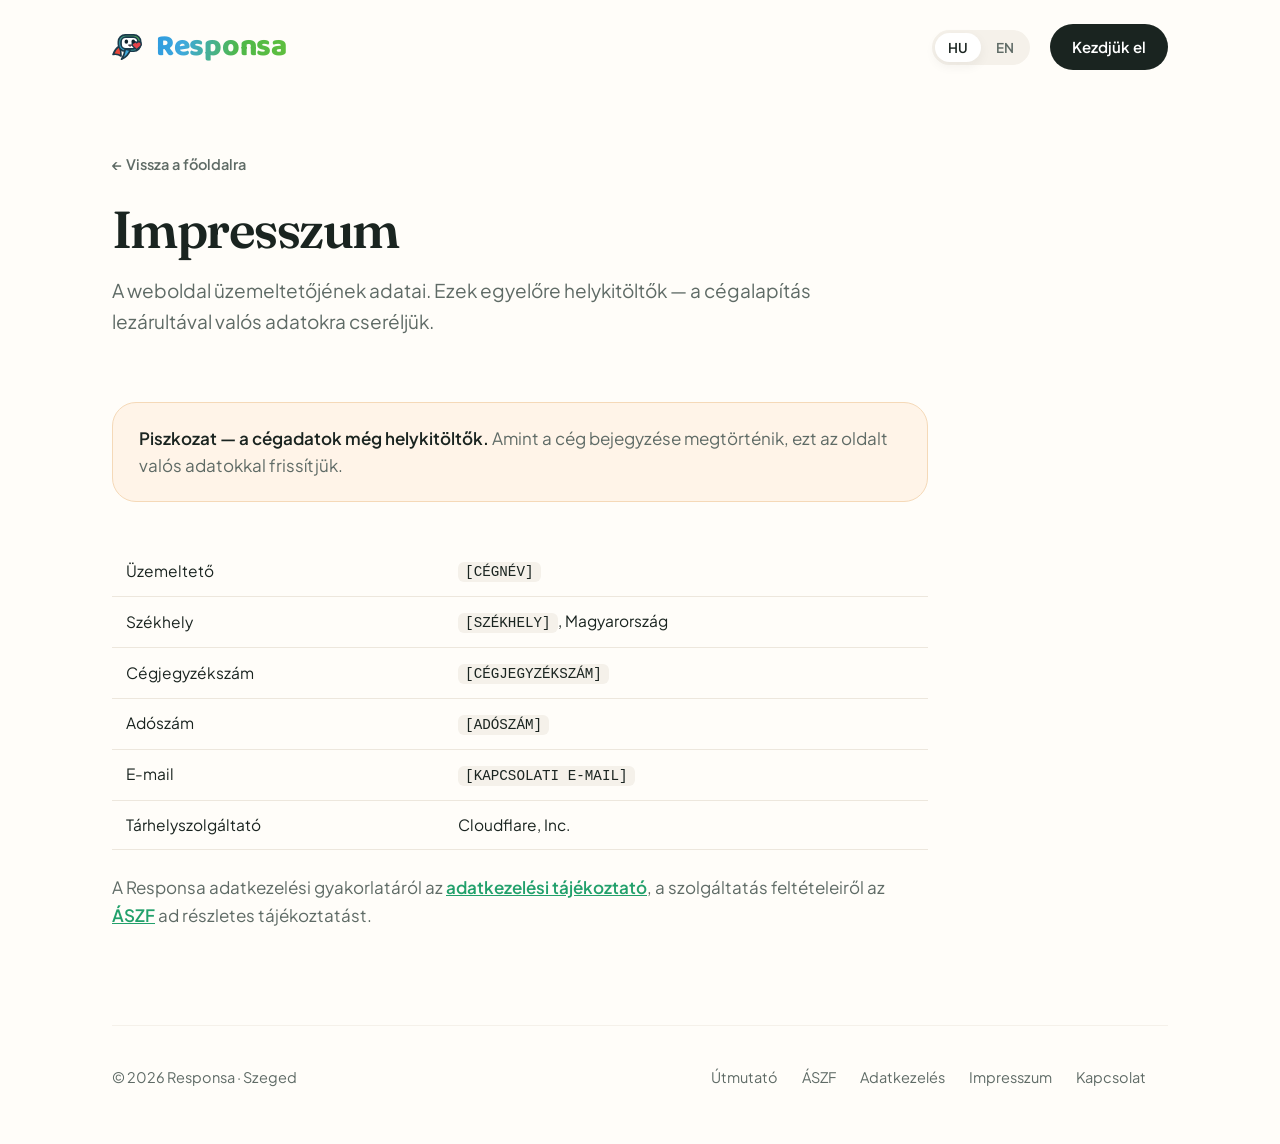
<file: impresszum.html>
<!doctype html>
<html lang="hu">
<head>
<meta charset="utf-8">
<meta name="viewport" content="width=device-width, initial-scale=1">
<title>Impresszum — Responsa</title>
<meta name="description" content="A Responsa weboldal üzemeltetőjének adatai.">
<meta name="robots" content="noindex">
<link rel="canonical" href="https://responsa.responsa-site.workers.dev/impresszum.html">
<!-- Open Graph / social share -->
<meta property="og:type" content="website">
<meta property="og:site_name" content="Responsa">
<meta property="og:locale" content="hu_HU">
<meta property="og:locale:alternate" content="en_US">
<meta property="og:title" content="Impresszum — Responsa">
<meta property="og:description" content="A Responsa weboldal üzemeltetőjének adatai.">
<meta property="og:url" content="https://responsa.responsa-site.workers.dev/impresszum.html">
<meta property="og:image" content="https://responsa.responsa-site.workers.dev/assets/logo-mascot.svg">
<meta property="og:image:type" content="image/svg+xml">
<meta property="og:image:alt" content="A Responsa kabala, egy köpenyes szövegbuborék szívekkel a kezében">
<meta name="twitter:card" content="summary">
<meta name="twitter:title" content="Impresszum — Responsa">
<meta name="twitter:description" content="A Responsa weboldal üzemeltetőjének adatai.">
<meta name="twitter:image" content="https://responsa.responsa-site.workers.dev/assets/logo-mascot.svg">
<link rel="preconnect" href="https://fonts.googleapis.com">
<link rel="preconnect" href="https://fonts.gstatic.com" crossorigin>
<link href="https://fonts.googleapis.com/css2?family=Baloo+2:wght@700;800&family=Fraunces:opsz,wght@9..144,400;9..144,500;9..144,600&family=Plus+Jakarta+Sans:wght@400;500;600;700&display=swap" rel="stylesheet">
<link rel="icon" href="assets/logo-mark.svg" type="image/svg+xml">
<link rel="stylesheet" href="styles.css">
</head>
<body>
<a class="skip" href="#main" data-i18n="skip">Ugrás a tartalomra</a>

<div class="wrap">

  <header class="nav">
    <a class="mark" href="index.html" aria-label="Responsa — főoldal">
      <img class="mark-mascot" src="assets/logo-mark.svg" alt="" width="34" height="34">
      <span class="wordmark">Responsa</span>
    </a>
    <div class="nav-r">
      <div class="langtoggle" role="group" aria-label="Nyelv">
        <button type="button" data-lang="hu" aria-pressed="true">HU</button>
        <button type="button" data-lang="en" aria-pressed="false">EN</button>
      </div>
      <a class="btn btn-dark" href="index.html#start" data-i18n="nav.cta">Kezdjük el</a>
    </div>
  </header>

  <main id="main">
    <div class="page-hero">
      <a class="back" href="index.html" data-i18n="guide.back">← Vissza a főoldalra</a>
      <h1 data-i18n="imp.h1">Impresszum</h1>
      <p data-i18n="imp.lede">A weboldal üzemeltetőjének adatai. Ezek egyelőre helykitöltők — a cégalapítás
        lezárultával valós adatokra cseréljük.</p>
    </div>

    <div class="prose">

      <div class="box box-warn">
        <p><strong data-i18n="imp.draft.h">Piszkozat — a cégadatok még helykitöltők.</strong>
          <span data-i18n="imp.draft.p"> Amint a cég bejegyzése megtörténik, ezt az oldalt valós adatokkal
          frissítjük.</span></p>
      </div>

      <div class="tblwrap">
      <table class="tbl">
        <tbody>
          <tr><td data-i18n="imp.r1.k">Üzemeltető</td><td><code>[CÉGNÉV]</code></td></tr>
          <tr><td data-i18n="imp.r2.k">Székhely</td><td><code>[SZÉKHELY]</code>, <span data-i18n="imp.country">Magyarország</span></td></tr>
          <tr><td data-i18n="imp.r3.k">Cégjegyzékszám</td><td><code>[CÉGJEGYZÉKSZÁM]</code></td></tr>
          <tr><td data-i18n="imp.r4.k">Adószám</td><td><code>[ADÓSZÁM]</code></td></tr>
          <tr><td data-i18n="imp.r5.k">E-mail</td><td><code>[KAPCSOLATI E-MAIL]</code></td></tr>
          <tr><td data-i18n="imp.r6.k">Tárhelyszolgáltató</td><td>Cloudflare, Inc.</td></tr>
        </tbody>
      </table>
      </div>

      <p data-i18n="imp.p1">A Responsa adatkezelési gyakorlatáról az <a href="privacy.html" data-i18n="imp.privlink">adatkezelési
        tájékoztató</a>, a szolgáltatás feltételeiről az <a href="aszf.html" data-i18n="imp.aszflink">ÁSZF</a> ad
        részletes tájékoztatást.</p>

    </div>
  </main>

  <footer class="footer">
    <div data-i18n="footer.copy">© 2026 Responsa · Szeged</div>
    <nav aria-label="Footer">
      <a href="guide.html" data-i18n="footer.guide">Útmutató</a>
      <a href="aszf.html" data-i18n="footer.terms">ÁSZF</a>
      <a href="privacy.html" data-i18n="footer.privacy">Adatkezelés</a>
      <a href="impresszum.html" data-i18n="footer.impressum">Impresszum</a>
      <a href="index.html#start" data-i18n="footer.contact">Kapcsolat</a>
    </nav>
  </footer>

</div>

<script src="i18n.js"></script>
</body>
</html>
</file>
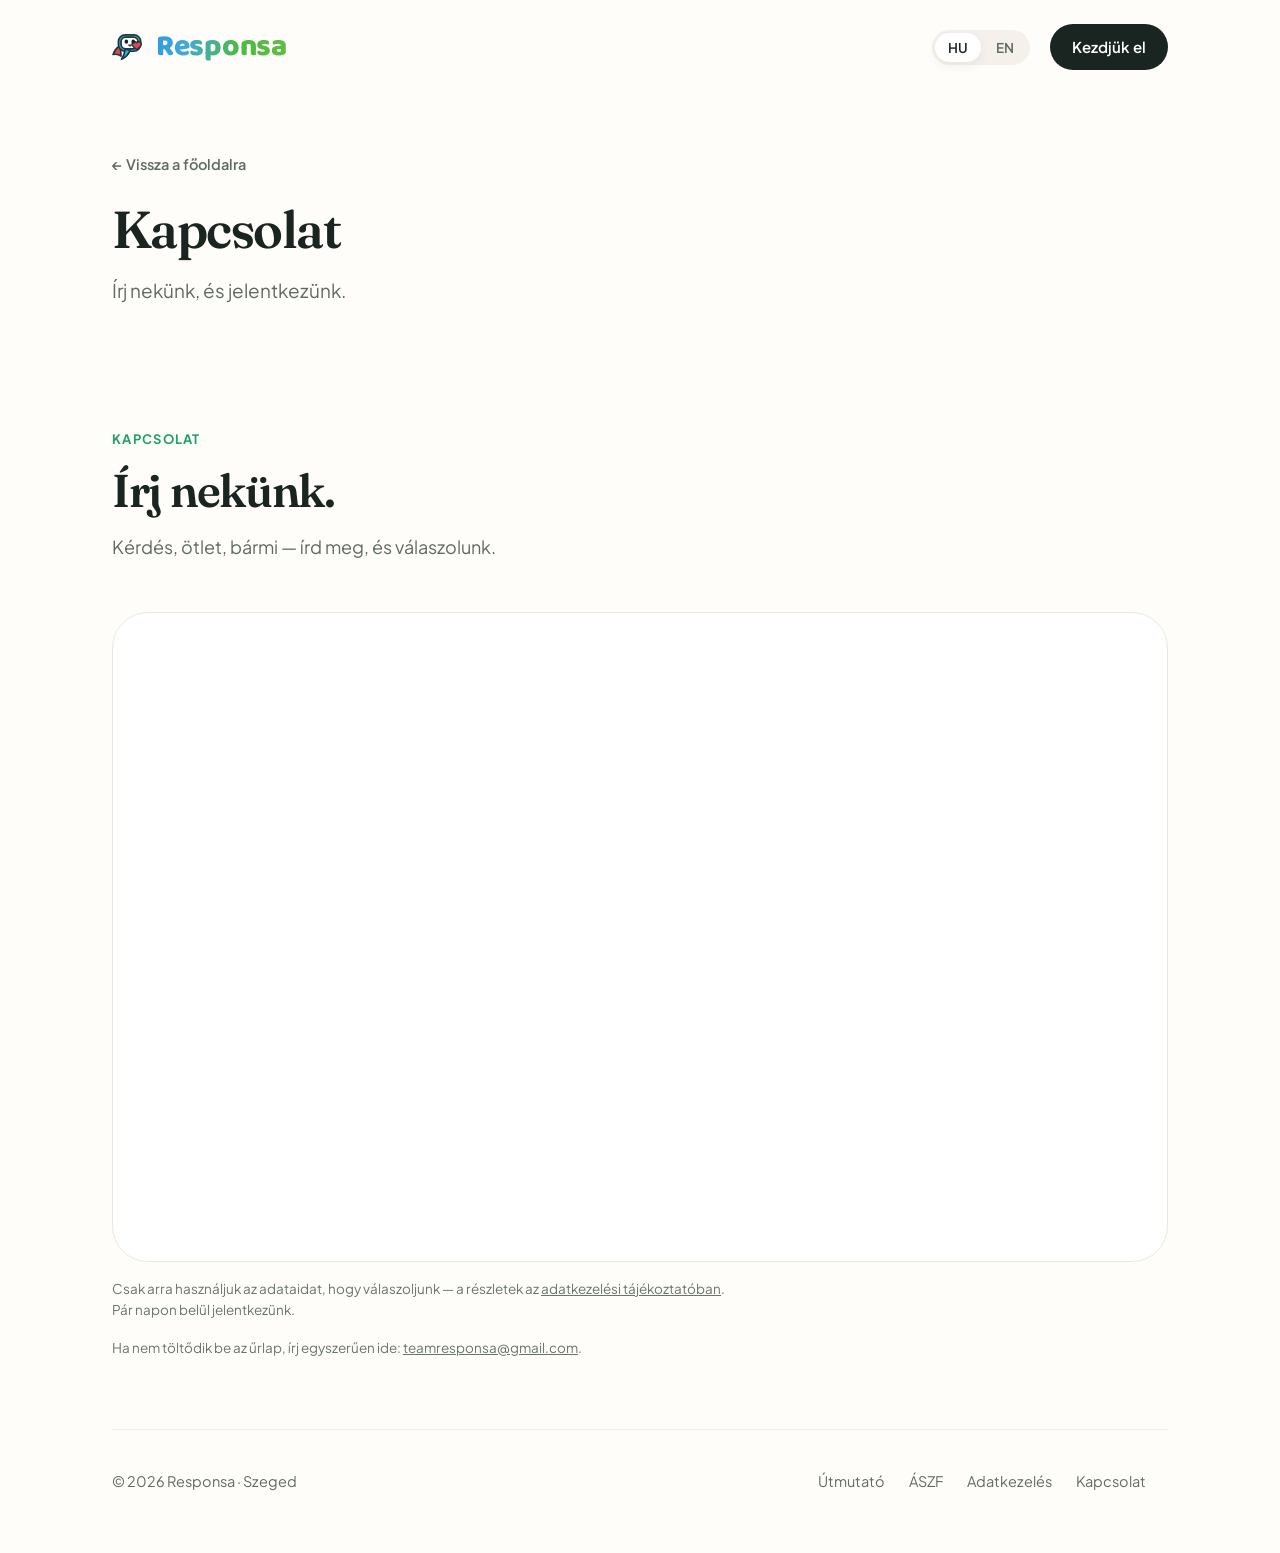
<file: kapcsolat.html>
<!doctype html>
<html lang="hu">
<head>
<meta charset="utf-8">
<meta name="viewport" content="width=device-width, initial-scale=1">
<title>Kapcsolat — Responsa</title>
<meta name="description" content="Kérdésed van a Responsáról? Írj nekünk, és válaszolunk.">
<link rel="canonical" href="https://responsa.hu/kapcsolat.html">
<!-- Open Graph / social share -->
<meta property="og:type" content="website">
<meta property="og:site_name" content="Responsa">
<meta property="og:locale" content="hu_HU">
<meta property="og:locale:alternate" content="en_US">
<meta property="og:title" content="Kapcsolat — Responsa">
<meta property="og:description" content="Kérdésed van a Responsáról? Írj nekünk, és válaszolunk.">
<meta property="og:url" content="https://responsa.hu/kapcsolat.html">
<meta property="og:image" content="https://responsa.hu/assets/og-image.png">
<meta property="og:image:type" content="image/png">
<meta property="og:image:width" content="1200">
<meta property="og:image:height" content="630">
<meta property="og:image:alt" content="A Responsa kabala, egy köpenyes szövegbuborék szívekkel a kezében">
<meta name="twitter:card" content="summary_large_image">
<meta name="twitter:title" content="Kapcsolat — Responsa">
<meta name="twitter:description" content="Kérdésed van a Responsáról? Írj nekünk, és válaszolunk.">
<meta name="twitter:image" content="https://responsa.hu/assets/og-image.png">
<link rel="preconnect" href="https://fonts.googleapis.com">
<link rel="preconnect" href="https://fonts.gstatic.com" crossorigin>
<link href="https://fonts.googleapis.com/css2?family=Baloo+2:wght@700;800&family=Fraunces:opsz,wght@9..144,400;9..144,500;9..144,600&family=Plus+Jakarta+Sans:wght@400;500;600;700&display=swap" rel="stylesheet">
<link rel="icon" href="assets/logo-mark.svg" type="image/svg+xml">
<link rel="stylesheet" href="styles.css">
</head>
<body>
<a class="skip" href="#main" data-i18n="skip">Ugrás a tartalomra</a>

<div class="wrap">

  <header class="nav">
    <a class="mark" href="index.html" aria-label="Responsa — főoldal">
      <img class="mark-mascot" src="assets/logo-mark.svg" alt="" width="34" height="34">
      <span class="wordmark">Responsa</span>
    </a>
    <div class="nav-r">
      <div class="langtoggle" role="group" aria-label="Nyelv">
        <button type="button" data-lang="hu" aria-pressed="true">HU</button>
        <button type="button" data-lang="en" aria-pressed="false">EN</button>
      </div>
      <a class="btn btn-dark" href="index.html#start" data-i18n="nav.cta">Kezdjük el</a>
    </div>
  </header>

  <main id="main">
    <div class="page-hero">
      <a class="back" href="index.html" data-i18n="guide.back">← Vissza a főoldalra</a>
      <h1 data-i18n="contact.h1">Kapcsolat</h1>
      <p data-i18n="contact.lede">Írj nekünk, és jelentkezünk.</p>
    </div>

    <section class="section section-tight">
      <p class="eyebrow" data-i18n="contact.eyebrow">Kapcsolat</p>
      <h2 data-i18n="contact.h2">Írj nekünk.</h2>
      <p class="lede" data-i18n="contact.form.lede">Kérdés, ötlet, bármi — írd meg, és válaszolunk.</p>
      <div class="formwrap">
        <iframe src="https://tally.so/embed/gDVQVl?alignLeft=1&amp;hideTitle=1&amp;transparentBackground=1"
                data-i18n-tally="contact.tally" data-i18n-title="contact.tally.title"
                width="100%" height="620" title="Responsa — kapcsolat" loading="lazy"></iframe>
      </div>
      <p class="form-note" data-i18n="contact.note">Csak arra használjuk az adataidat, hogy válaszoljunk —
        a részletek az <a href="privacy.html">adatkezelési tájékoztatóban</a>. Pár napon belül
        jelentkezünk.</p>
      <p class="form-note" data-i18n="contact.mail">Ha nem töltődik be az űrlap, írj egyszerűen ide:
        <a href="mailto:teamresponsa@gmail.com">teamresponsa@gmail.com</a>.</p>
    </section>
  </main>

  <footer class="footer">
    <div data-i18n="footer.copy">© 2026 Responsa · Szeged</div>
    <nav aria-label="Footer">
      <a href="guide.html" data-i18n="footer.guide">Útmutató</a>
      <a href="aszf.html" data-i18n="footer.terms">ÁSZF</a>
      <a href="privacy.html" data-i18n="footer.privacy">Adatkezelés</a>
      <a href="kapcsolat.html" data-i18n="footer.contact">Kapcsolat</a>
    </nav>
  </footer>

</div>

<script src="i18n.js"></script>
<script defer src="https://static.cloudflareinsights.com/beacon.min.js" data-cf-beacon='{"token": "b8ff006255f546ea961abefdea7381e1"}'></script>
</body>
</html>
</file>
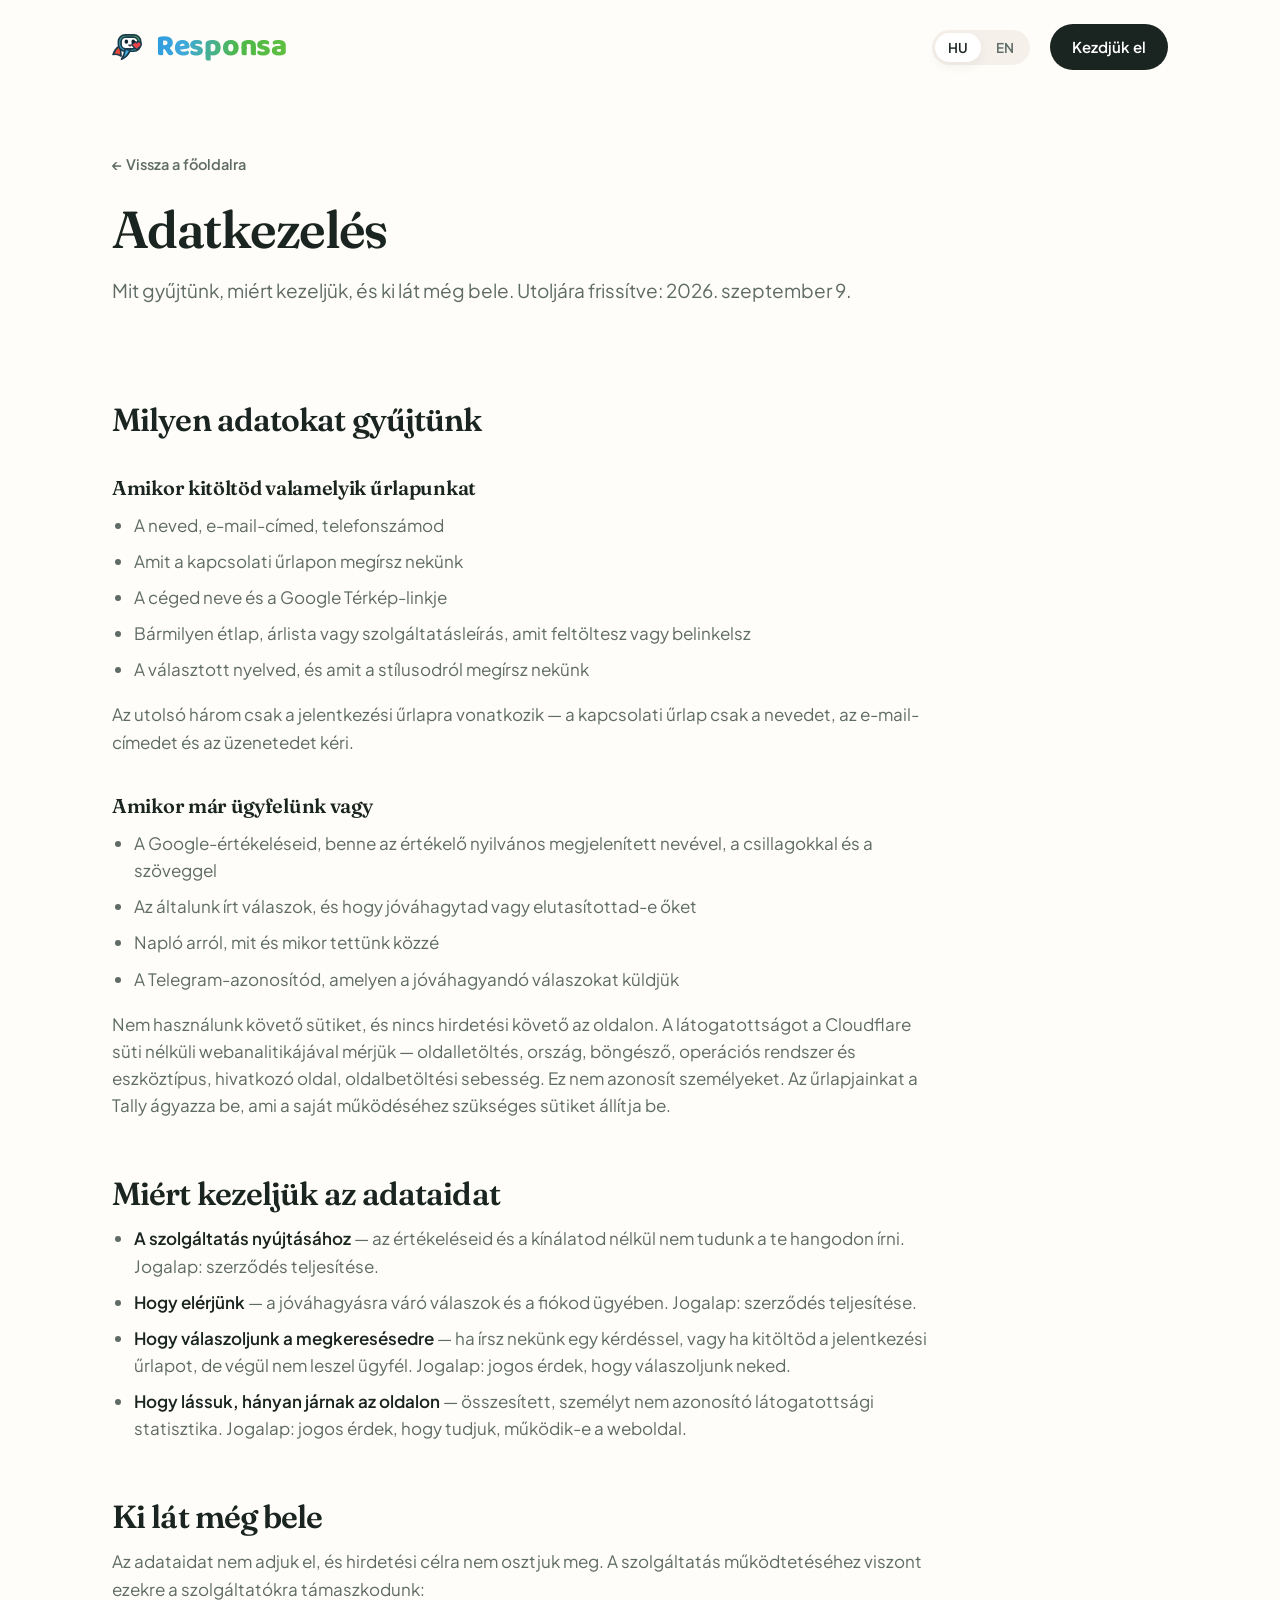
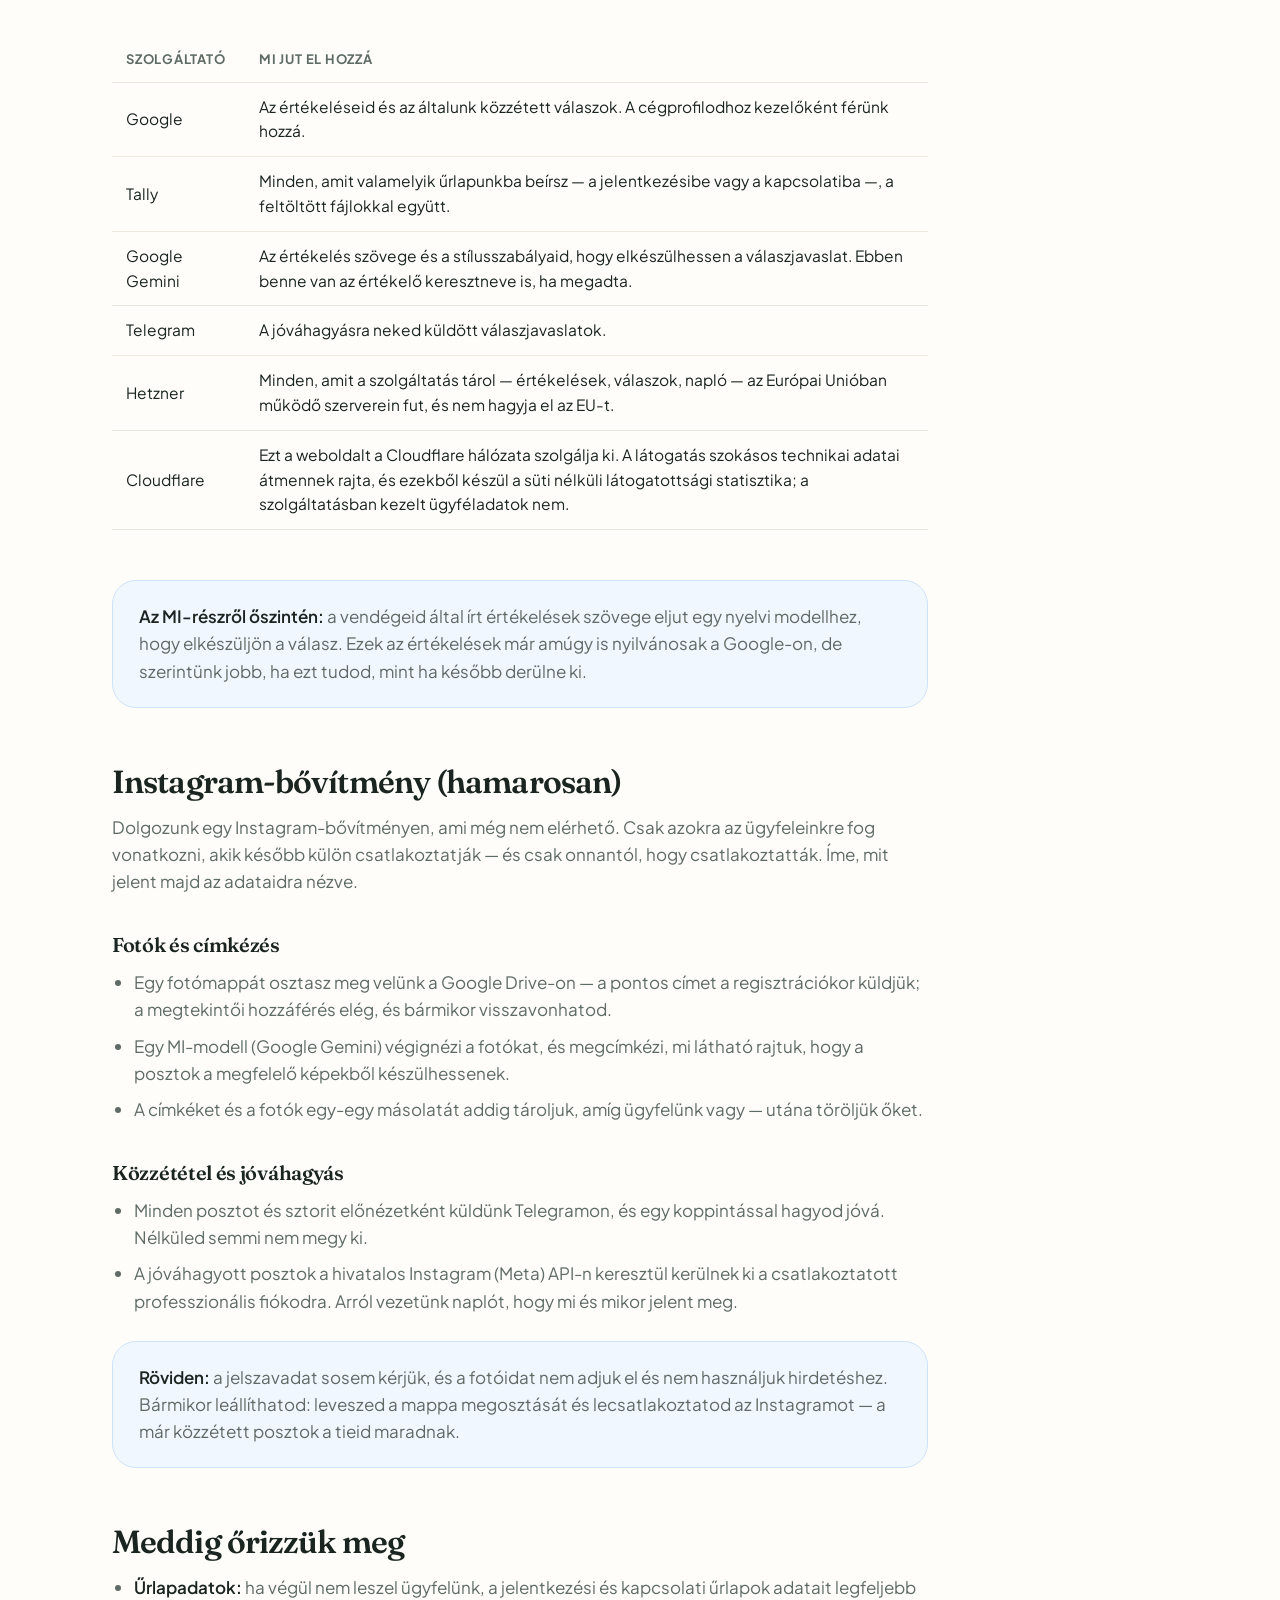
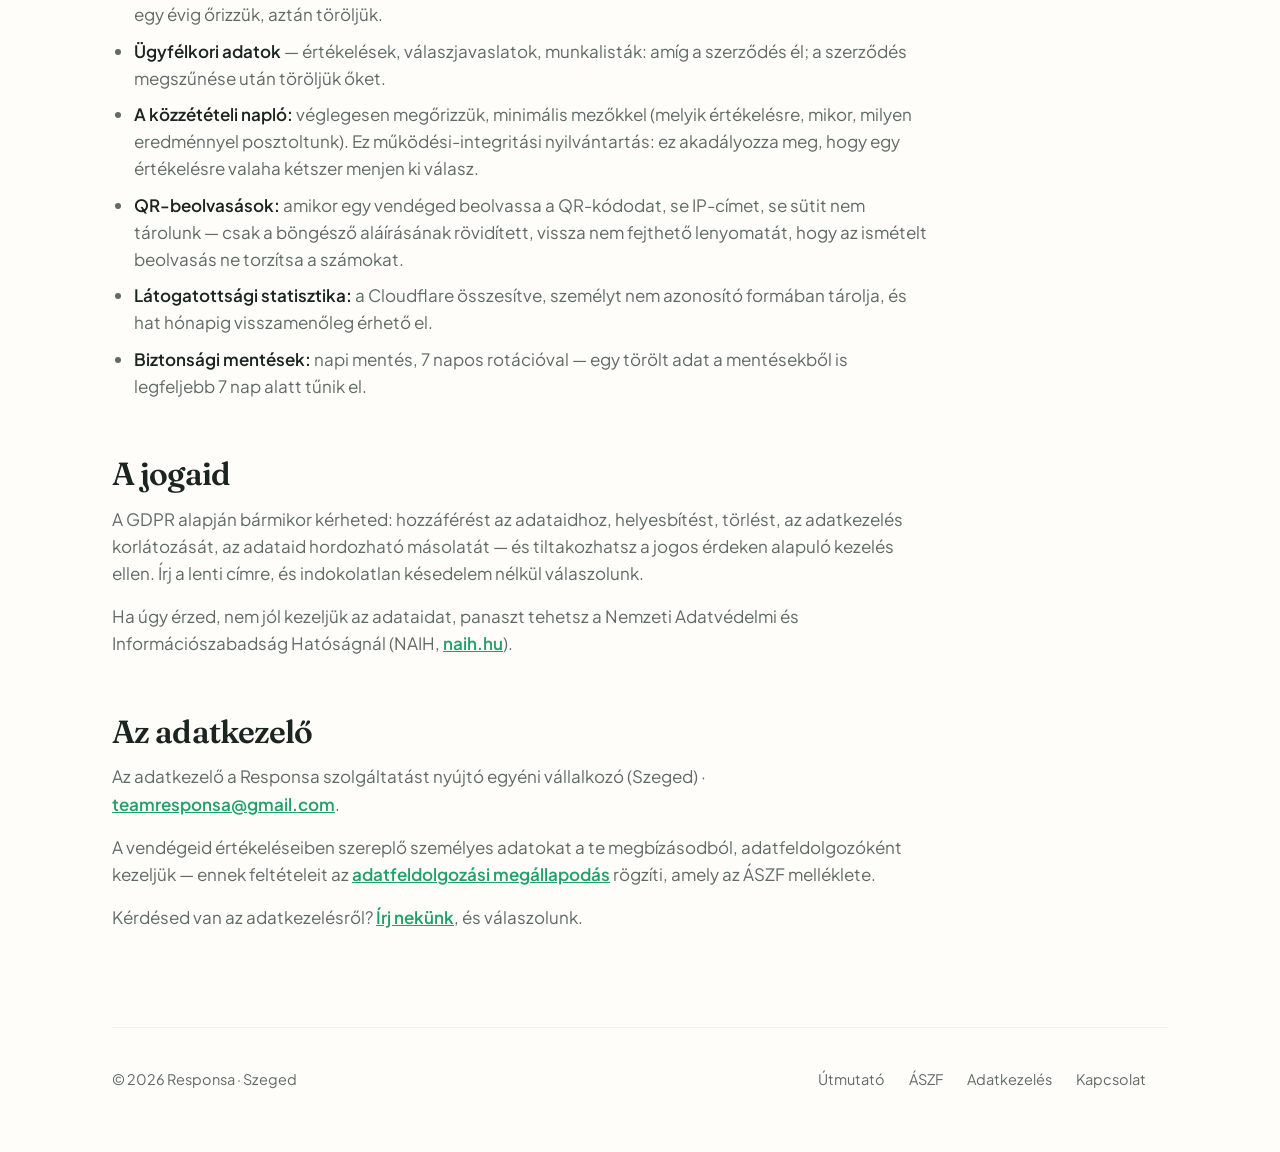
<file: privacy.html>
<!doctype html>
<html lang="hu">
<head>
<meta charset="utf-8">
<meta name="viewport" content="width=device-width, initial-scale=1">
<title>Adatkezelés — Responsa</title>
<meta name="description" content="Mit gyűjt a Responsa, miért kezeli, és ki lát még bele.">
<meta name="robots" content="noindex">
<link rel="canonical" href="https://responsa.hu/privacy.html">
<!-- Open Graph / social share -->
<meta property="og:type" content="website">
<meta property="og:site_name" content="Responsa">
<meta property="og:locale" content="hu_HU">
<meta property="og:locale:alternate" content="en_US">
<meta property="og:title" content="Adatkezelés — Responsa">
<meta property="og:description" content="Mit gyűjt a Responsa, miért kezeli, és ki lát még bele.">
<meta property="og:url" content="https://responsa.hu/privacy.html">
<meta property="og:image" content="https://responsa.hu/assets/og-image.png">
<meta property="og:image:type" content="image/png">
<meta property="og:image:width" content="1200">
<meta property="og:image:height" content="630">
<meta property="og:image:alt" content="A Responsa kabala, egy köpenyes szövegbuborék szívekkel a kezében">
<meta name="twitter:card" content="summary_large_image">
<meta name="twitter:title" content="Adatkezelés — Responsa">
<meta name="twitter:description" content="Mit gyűjt a Responsa, miért kezeli, és ki lát még bele.">
<meta name="twitter:image" content="https://responsa.hu/assets/og-image.png">
<link rel="preconnect" href="https://fonts.googleapis.com">
<link rel="preconnect" href="https://fonts.gstatic.com" crossorigin>
<link href="https://fonts.googleapis.com/css2?family=Baloo+2:wght@700;800&family=Fraunces:opsz,wght@9..144,400;9..144,500;9..144,600&family=Plus+Jakarta+Sans:wght@400;500;600;700&display=swap" rel="stylesheet">
<link rel="icon" href="assets/logo-mark.svg" type="image/svg+xml">
<link rel="stylesheet" href="styles.css">
</head>
<body>
<a class="skip" href="#main" data-i18n="skip">Ugrás a tartalomra</a>

<div class="wrap">

  <header class="nav">
    <a class="mark" href="index.html" aria-label="Responsa — főoldal">
      <img class="mark-mascot" src="assets/logo-mark.svg" alt="" width="34" height="34">
      <span class="wordmark">Responsa</span>
    </a>
    <div class="nav-r">
      <div class="langtoggle" role="group" aria-label="Nyelv">
        <button type="button" data-lang="hu" aria-pressed="true">HU</button>
        <button type="button" data-lang="en" aria-pressed="false">EN</button>
      </div>
      <a class="btn btn-dark" href="index.html#start" data-i18n="nav.cta">Kezdjük el</a>
    </div>
  </header>

  <main id="main">
    <div class="page-hero">
      <a class="back" href="index.html" data-i18n="guide.back">← Vissza a főoldalra</a>
      <h1 data-i18n="priv.h1">Adatkezelés</h1>
      <p data-i18n="priv.lede">Mit gyűjtünk, miért kezeljük, és ki lát még bele.
        Utoljára frissítve: 2026. szeptember 9.</p>
    </div>

    <div class="prose">

      <h2 data-i18n="priv.what.h">Milyen adatokat gyűjtünk</h2>

      <h3 data-i18n="priv.what.s1.h">Amikor kitöltöd valamelyik űrlapunkat</h3>
      <ul>
        <li data-i18n="priv.what.s1.i1">A neved, e-mail-címed, telefonszámod</li>
        <li data-i18n="priv.what.s1.i5">Amit a kapcsolati űrlapon megírsz nekünk</li>
        <li data-i18n="priv.what.s1.i2">A céged neve és a Google Térkép-linkje</li>
        <li data-i18n="priv.what.s1.i3">Bármilyen étlap, árlista vagy szolgáltatásleírás, amit feltöltesz vagy belinkelsz</li>
        <li data-i18n="priv.what.s1.i4">A választott nyelved, és amit a stílusodról megírsz nekünk</li>
      </ul>
      <p data-i18n="priv.what.s1.note">Az utolsó három csak a jelentkezési űrlapra vonatkozik — a
        kapcsolati űrlap csak a nevedet, az e-mail-címedet és az üzenetedet kéri.</p>

      <h3 data-i18n="priv.what.s2.h">Amikor már ügyfelünk vagy</h3>
      <ul>
        <li data-i18n="priv.what.s2.i1">A Google-értékeléseid, benne az értékelő nyilvános megjelenített
          nevével, a csillagokkal és a szöveggel</li>
        <li data-i18n="priv.what.s2.i2">Az általunk írt válaszok, és hogy jóváhagytad vagy elutasítottad-e őket</li>
        <li data-i18n="priv.what.s2.i3">Napló arról, mit és mikor tettünk közzé</li>
        <li data-i18n="priv.what.s2.i4">A Telegram-azonosítód, amelyen a jóváhagyandó válaszokat küldjük</li>
      </ul>

      <p data-i18n="priv.what.p1">Nem használunk követő sütiket, és nincs hirdetési követő az oldalon.
        A látogatottságot a Cloudflare süti nélküli webanalitikájával mérjük — oldalletöltés, ország,
        böngésző, operációs rendszer és eszköztípus, hivatkozó oldal, oldalbetöltési sebesség. Ez nem azonosít
        személyeket. Az űrlapjainkat a Tally ágyazza be,
        ami a saját működéséhez szükséges sütiket állítja be.</p>

      <h2 data-i18n="priv.why.h">Miért kezeljük az adataidat</h2>
      <ul>
        <li data-i18n="priv.why.i1"><strong>A szolgáltatás nyújtásához</strong> — az értékeléseid és a
          kínálatod nélkül nem tudunk a te hangodon írni. Jogalap: szerződés teljesítése.</li>
        <li data-i18n="priv.why.i2"><strong>Hogy elérjünk</strong> — a jóváhagyásra váró válaszok és a
          fiókod ügyében. Jogalap: szerződés teljesítése.</li>
        <li data-i18n="priv.why.i3"><strong>Hogy válaszoljunk a megkeresésedre</strong> — ha írsz nekünk
          egy kérdéssel, vagy ha kitöltöd a jelentkezési űrlapot, de végül nem leszel ügyfél. Jogalap:
          jogos érdek, hogy válaszoljunk neked.</li>
        <li data-i18n="priv.why.i4"><strong>Hogy lássuk, hányan járnak az oldalon</strong> — összesített,
          személyt nem azonosító látogatottsági statisztika. Jogalap: jogos érdek, hogy tudjuk, működik-e
          a weboldal.</li>
      </ul>

      <h2 data-i18n="priv.share.h">Ki lát még bele</h2>
      <p data-i18n="priv.share.p1">Az adataidat nem adjuk el, és hirdetési célra nem osztjuk meg. A
        szolgáltatás működtetéséhez viszont ezekre a szolgáltatókra támaszkodunk:</p>

      <div class="tblwrap">
      <table class="tbl">
        <thead>
          <tr>
            <th data-i18n="priv.share.th1">Szolgáltató</th>
            <th data-i18n="priv.share.th2">Mi jut el hozzá</th>
          </tr>
        </thead>
        <tbody>
          <tr><td>Google</td><td data-i18n="priv.share.r1">Az értékeléseid és az általunk közzétett
            válaszok. A cégprofilodhoz kezelőként férünk hozzá.</td></tr>
          <tr><td>Tally</td><td data-i18n="priv.share.r2">Minden, amit valamelyik űrlapunkba beírsz — a
            jelentkezésibe vagy a kapcsolatiba —, a feltöltött fájlokkal együtt.</td></tr>
          <tr><td data-i18n="priv.share.r3n">Google Gemini</td>
            <td data-i18n="priv.share.r3">Az értékelés szövege és a stílusszabályaid, hogy elkészülhessen a
            válaszjavaslat. Ebben benne van az értékelő keresztneve is, ha megadta.</td></tr>
          <tr><td data-i18n="priv.share.r4n">Telegram</td>
            <td data-i18n="priv.share.r4">A jóváhagyásra neked küldött válaszjavaslatok.</td></tr>
          <tr><td>Hetzner</td><td data-i18n="priv.share.r5">Minden, amit a szolgáltatás tárol — értékelések,
            válaszok, napló — az Európai Unióban működő szerverein fut, és nem hagyja el az EU-t.</td></tr>
          <tr><td>Cloudflare</td><td data-i18n="priv.share.r6">Ezt a weboldalt a Cloudflare hálózata
            szolgálja ki. A látogatás szokásos technikai adatai átmennek rajta, és ezekből készül a süti nélküli
            látogatottsági statisztika; a szolgáltatásban kezelt ügyféladatok nem.</td></tr>
        </tbody>
      </table>
      </div>

      <div class="box box-note">
        <p><strong data-i18n="priv.ai.h">Az MI-részről őszintén:</strong>
          <span data-i18n="priv.ai.p"> a vendégeid által írt értékelések szövege eljut egy nyelvi modellhez,
          hogy elkészüljön a válasz. Ezek az értékelések már amúgy is nyilvánosak a Google-on, de szerintünk
          jobb, ha ezt tudod, mint ha később derülne ki.</span></p>
      </div>

      <h2 data-i18n="priv.insta.h">Instagram-bővítmény (hamarosan)</h2>
      <p data-i18n="priv.insta.intro">Dolgozunk egy Instagram-bővítményen, ami még nem elérhető. Csak
        azokra az ügyfeleinkre fog vonatkozni, akik később külön csatlakoztatják — és csak onnantól,
        hogy csatlakoztatták. Íme, mit jelent majd az adataidra nézve.</p>

      <h3 data-i18n="priv.insta.photos.h">Fotók és címkézés</h3>
      <ul>
        <li data-i18n="priv.insta.photos.i1">Egy fotómappát osztasz meg velünk a Google Drive-on — a
          pontos címet a regisztrációkor küldjük; a megtekintői hozzáférés elég, és bármikor
          visszavonhatod.</li>
        <li data-i18n="priv.insta.photos.i2">Egy MI-modell (Google Gemini) végignézi a fotókat, és
          megcímkézi, mi látható rajtuk, hogy a posztok a megfelelő képekből készülhessenek.</li>
        <li data-i18n="priv.insta.photos.i3">A címkéket és a fotók egy-egy másolatát addig tároljuk,
          amíg ügyfelünk vagy — utána töröljük őket.</li>
      </ul>

      <h3 data-i18n="priv.insta.publish.h">Közzététel és jóváhagyás</h3>
      <ul>
        <li data-i18n="priv.insta.publish.i1">Minden posztot és sztorit előnézetként küldünk Telegramon,
          és egy koppintással hagyod jóvá. Nélküled semmi
          nem megy ki.</li>
        <li data-i18n="priv.insta.publish.i2">A jóváhagyott posztok a hivatalos Instagram (Meta) API-n
          keresztül kerülnek ki a csatlakoztatott professzionális fiókodra. Arról vezetünk naplót, hogy
          mi és mikor jelent meg.</li>
      </ul>

      <div class="box box-note">
        <p><strong data-i18n="priv.insta.ok.h">Röviden:</strong>
          <span data-i18n="priv.insta.ok.p"> a jelszavadat sosem kérjük, és a fotóidat nem adjuk el és
          nem használjuk hirdetéshez. Bármikor leállíthatod: leveszed a mappa megosztását és
          lecsatlakoztatod az Instagramot — a már közzétett posztok a tieid maradnak.</span></p>
      </div>

      <h2 data-i18n="priv.ret.h">Meddig őrizzük meg</h2>
      <ul>
        <li data-i18n="priv.ret.i1"><strong>Űrlapadatok:</strong> ha végül nem leszel ügyfelünk, a
          jelentkezési és kapcsolati űrlapok adatait legfeljebb egy évig őrizzük, aztán töröljük.</li>
        <li data-i18n="priv.ret.i2"><strong>Ügyfélkori adatok</strong> — értékelések, válaszjavaslatok,
          munkalisták: amíg a szerződés él; a szerződés megszűnése után töröljük őket.</li>
        <li data-i18n="priv.ret.i3"><strong>A közzétételi napló:</strong> véglegesen megőrizzük, minimális
          mezőkkel (melyik értékelésre, mikor, milyen eredménnyel posztoltunk). Ez működési-integritási
          nyilvántartás: ez akadályozza meg, hogy egy értékelésre valaha kétszer menjen ki válasz.</li>
        <li data-i18n="priv.ret.i4"><strong>QR-beolvasások:</strong> amikor egy vendéged beolvassa a
          QR-kódodat, se IP-címet, se sütit nem tárolunk — csak a böngésző aláírásának rövidített,
          vissza nem fejthető lenyomatát, hogy az ismételt beolvasás ne torzítsa a számokat.</li>
        <li data-i18n="priv.ret.i6"><strong>Látogatottsági statisztika:</strong> a Cloudflare összesítve,
          személyt nem azonosító formában tárolja, és hat hónapig visszamenőleg érhető el.</li>
        <li data-i18n="priv.ret.i5"><strong>Biztonsági mentések:</strong> napi mentés, 7 napos rotációval —
          egy törölt adat a mentésekből is legfeljebb 7 nap alatt tűnik el.</li>
      </ul>

      <h2 data-i18n="priv.rights.h">A jogaid</h2>
      <p data-i18n="priv.rights.p1">A GDPR alapján bármikor kérheted: hozzáférést az adataidhoz,
        helyesbítést, törlést, az adatkezelés korlátozását, az adataid hordozható másolatát — és
        tiltakozhatsz a jogos érdeken alapuló kezelés ellen. Írj a lenti címre, és indokolatlan késedelem
        nélkül válaszolunk.</p>
      <p data-i18n="priv.rights.p2">Ha úgy érzed, nem jól kezeljük az adataidat, panaszt tehetsz a Nemzeti
        Adatvédelmi és Információszabadság Hatóságnál (NAIH, <a href="https://naih.hu" rel="noopener" target="_blank">naih.hu</a>).</p>

      <h2 data-i18n="priv.ctrl.h">Az adatkezelő</h2>
      <p data-i18n="priv.ctrl.p1">Az adatkezelő a Responsa szolgáltatást nyújtó egyéni vállalkozó (Szeged) ·
        <a href="mailto:teamresponsa@gmail.com">teamresponsa@gmail.com</a>.</p>
      <p data-i18n="priv.ctrl.p2">A vendégeid értékeléseiben szereplő személyes adatokat a te megbízásodból,
        adatfeldolgozóként kezeljük — ennek feltételeit az
        <a href="dpa.html">adatfeldolgozási megállapodás</a> rögzíti, amely az ÁSZF melléklete.</p>

      <p data-i18n="priv.contact">Kérdésed van az adatkezelésről? <a href="kapcsolat.html">Írj nekünk</a>,
        és válaszolunk.</p>

    </div>
  </main>

  <footer class="footer">
    <div data-i18n="footer.copy">© 2026 Responsa · Szeged</div>
    <nav aria-label="Footer">
      <a href="guide.html" data-i18n="footer.guide">Útmutató</a>
      <a href="aszf.html" data-i18n="footer.terms">ÁSZF</a>
      <a href="privacy.html" data-i18n="footer.privacy">Adatkezelés</a>
      <a href="kapcsolat.html" data-i18n="footer.contact">Kapcsolat</a>
    </nav>
  </footer>

</div>

<script src="i18n.js"></script>
<script defer src="https://static.cloudflareinsights.com/beacon.min.js" data-cf-beacon='{"token": "b8ff006255f546ea961abefdea7381e1"}'></script>
</body>
</html>
</file>
<file: styles.css>
/* Responsa — Warm Counter
   Palette derived from the logo: blue → green gradient, heart red accent. */

:root{
  --bg:#FFFDF9;
  --bg-2:#F5F1EA;
  --bg-3:#EDE7DD;
  --white:#FFFFFF;
  --ink:#1A2420;
  --ink-soft:#5F6B66;
  --ink-faint:#68756F;
  --blue:#2E7CE4;
  --green:#22A06B;
  --heart:#E4544A;
  --grad:linear-gradient(120deg,#2E7CE4 0%,#22A06B 100%);
  --disp:"Fraunces",Georgia,serif;
  --sans:"Plus Jakarta Sans",system-ui,-apple-system,sans-serif;
  --shadow-sm:0 4px 12px rgba(26,36,32,.06);
  --shadow-md:0 10px 30px rgba(26,36,32,.10);
  --shadow-lg:0 24px 50px rgba(34,160,107,.22);
  --r-sm:16px; --r-md:24px; --r-lg:36px;
}

*{box-sizing:border-box}
html{scroll-behavior:smooth}
@media(prefers-reduced-motion:reduce){html{scroll-behavior:auto}}

body{
  margin:0;background:var(--bg);color:var(--ink);
  font-family:var(--sans);font-size:17px;line-height:1.6;
  -webkit-font-smoothing:antialiased;
}
img{max-width:100%;display:block}
.wrap{max-width:1120px;margin:0 auto;padding:0 32px}
@media(max-width:640px){.wrap{padding:0 20px}}

.skip{position:absolute;left:-9999px;top:0;background:var(--ink);color:#fff;
  padding:12px 20px;border-radius:0 0 12px 0;z-index:100}
.skip:focus{left:0}

a:focus-visible,button:focus-visible{outline:2px solid var(--blue);outline-offset:3px;border-radius:4px}

/* ---------- nav ---------- */
.nav{display:flex;align-items:center;justify-content:space-between;padding:24px 0;gap:16px}
.mark{display:flex;align-items:center;gap:10px;font-family:var(--disp);
  font-size:23px;font-weight:600;letter-spacing:-.02em;color:var(--ink);text-decoration:none}

/* ---------- brand ----------
   Wordmark is live text in Baloo 2 with the logo gradient clipped to it:
   sharp at any size, weightless, selectable, and it re-renders in Hungarian
   without a new asset. The mascot is the redrawn SVG. */
.wordmark{
  font-family:"Baloo 2","Plus Jakarta Sans",cursive;
  font-weight:800;font-size:30px;letter-spacing:-.01em;line-height:1.15;
  background:linear-gradient(100deg,#2E9BE0 0%,#3FA9DC 22%,#4FB84A 62%,#5FBF3E 100%);
  -webkit-background-clip:text;background-clip:text;-webkit-text-fill-color:transparent;
}
@media(max-width:520px){.wordmark{font-size:25px}}
.mark-mascot{width:34px;height:auto;flex:none}
.hero-mascot{width:min(320px,80%);height:auto;animation:float 5s ease-in-out infinite}
@media(max-width:900px){.hero-mascot{width:min(260px,70%)}}
.nav-r{display:flex;align-items:center;gap:20px}
/* segmented control — shared by the language toggle and the billing-period toggle */
.langtoggle,.pertoggle{display:flex;gap:2px;background:var(--bg-2);border-radius:100px;padding:3px}
.langtoggle button,.pertoggle button{border:none;background:none;font-family:var(--sans);
  font-size:13.5px;font-weight:600;color:var(--ink-soft);padding:6px 13px;border-radius:100px;
  cursor:pointer;transition:.18s}
.langtoggle button[aria-pressed="true"],.pertoggle button[aria-pressed="true"]{
  background:var(--white);color:var(--ink);box-shadow:var(--shadow-sm)}
.btn{display:inline-block;text-decoration:none;font-weight:600;border-radius:100px;
  transition:transform .2s,box-shadow .2s,background .2s}
.btn-dark{background:var(--ink);color:#fff;padding:11px 22px;font-size:15px}
.btn-dark:hover{transform:translateY(-1px);box-shadow:0 8px 20px rgba(26,36,32,.18)}
.btn-grad{background:var(--grad);color:#fff;padding:16px 34px;font-size:16.5px;font-weight:700;
  box-shadow:0 10px 26px rgba(46,124,228,.28)}
.btn-grad:hover{transform:translateY(-2px);box-shadow:0 14px 32px rgba(46,124,228,.34)}
@media(max-width:520px){.nav-r .btn-dark{display:none}}

/* ---------- hero ---------- */
.hero{padding:64px 0 92px;display:grid;grid-template-columns:1.1fr .9fr;gap:56px;align-items:center}
@media(max-width:900px){.hero{grid-template-columns:1fr;gap:44px;padding:36px 0 68px}}
h1{font-family:var(--disp);font-weight:600;font-size:clamp(40px,5.6vw,68px);
  line-height:1.06;letter-spacing:-.03em;margin:0 0 22px}
.grad-text{background:var(--grad);-webkit-background-clip:text;background-clip:text;
  -webkit-text-fill-color:transparent}
.hero-sub{font-size:18.5px;color:var(--ink-soft);max-width:44ch;margin:0 0 18px}
.hero-mini{font-size:14px;color:var(--ink-soft);margin:0 0 20px;max-width:44ch}

/* mascot + floating chips */
.art{position:relative;display:grid;place-items:center;min-height:340px}
@keyframes float{50%{transform:translateY(-10px)}}
.chip{position:absolute;background:var(--white);border-radius:var(--r-sm);padding:13px 17px;
  box-shadow:var(--shadow-md);font-size:14px;font-weight:600;display:flex;align-items:center;
  gap:9px;white-space:nowrap}
.chip-1{top:14px;left:-6px}
.chip-2{bottom:28px;right:-10px}
.chip .stars{color:var(--heart);font-size:12px;letter-spacing:.06em}
.chip .tick{color:var(--green)}
@media(max-width:420px){.chip-1{left:-2px}.chip-2{right:-2px}}

/* ---------- sections ---------- */
.section{padding:92px 0}
.section-tight{padding:70px 0}
.eyebrow{font-size:13px;font-weight:700;letter-spacing:.1em;text-transform:uppercase;
  color:var(--green);margin-bottom:16px}
h2{font-family:var(--disp);font-weight:600;font-size:clamp(30px,4.2vw,46px);
  letter-spacing:-.028em;line-height:1.12;margin:0 0 16px;max-width:20ch}
.lede{color:var(--ink-soft);font-size:18px;max-width:52ch;margin:0 0 50px}

/* how it works */
.steps{display:grid;grid-template-columns:repeat(4,1fr);gap:22px}
@media(max-width:1000px){.steps{grid-template-columns:repeat(2,1fr)}}
@media(max-width:560px){.steps{grid-template-columns:1fr}}
.step{background:var(--bg-2);border-radius:var(--r-md);padding:32px 28px 34px}
.step-ic{width:44px;height:44px;border-radius:14px;background:var(--white);display:grid;
  place-items:center;margin-bottom:20px;font-size:19px;box-shadow:var(--shadow-sm)}
.step h3{font-family:var(--disp);font-weight:600;font-size:21px;margin:0 0 8px;letter-spacing:-.015em}
.step p{margin:0;color:var(--ink-soft);font-size:15.5px}
.step a{color:var(--green);font-weight:600;text-decoration:none;border-bottom:1px solid transparent}
.step a:hover{border-bottom-color:var(--green)}
.steps-3{grid-template-columns:repeat(3,1fr)}
@media(max-width:1000px){.steps-3{grid-template-columns:repeat(2,1fr)}}
@media(max-width:560px){.steps-3{grid-template-columns:1fr}}
/* inline chip row — reuses the hero .chip visual, laid out in flow */
.chips-row{display:flex;flex-wrap:wrap;gap:12px;margin:26px 0 34px}
.chips-row .chip{position:static}

/* stats */
.stats{display:grid;grid-template-columns:repeat(4,1fr);gap:22px;margin-bottom:44px}
@media(max-width:1000px){.stats{grid-template-columns:repeat(2,1fr)}}
@media(max-width:560px){.stats{grid-template-columns:1fr}}
.stat{background:var(--white);border:1px solid var(--bg-3);border-radius:var(--r-md);
  padding:30px 26px 32px}
.stat-big{font-family:var(--disp);font-size:50px;font-weight:600;line-height:1;
  letter-spacing:-.04em;color:var(--ink)}
.stat-big[data-pending]{color:var(--bg-3)}
.stat p{margin:14px 0 0;color:var(--ink-soft);font-size:15.5px}
.stat .src{font-size:12px;color:var(--ink-faint);margin-top:12px}
.stat .src a{color:inherit}

.callout{background:var(--bg-2);border-radius:var(--r-md);padding:34px 32px;
  display:flex;gap:20px;align-items:flex-start}
.callout+.callout{margin-top:16px}
@media(max-width:640px){.callout{flex-direction:column;gap:14px}}
.callout-ic{font-size:26px;line-height:1;flex:none}
.callout p{margin:0;font-size:17px;max-width:62ch}
.callout strong{font-weight:700}
/* callout variant for the claim a section leads with, not one it closes with */
.callout-lead{background:var(--white);border:1.5px solid var(--bg-3);
  border-left:4px solid var(--green);margin-bottom:34px}
.callout-lead strong{font-size:18.5px}

/* proof */
.proof{display:grid;grid-template-columns:1fr 1fr;gap:22px}
@media(max-width:820px){.proof{grid-template-columns:1fr}}
.pc{background:var(--bg-2);border-radius:var(--r-md);padding:34px 30px}
.pc-biz{font-family:var(--disp);font-size:21px;font-weight:600}
.pc-loc{font-size:13.5px;color:var(--ink-soft);margin:4px 0 22px;font-weight:500}
.pc-review{background:var(--white);border-radius:14px;padding:18px 20px;margin-bottom:14px}
.pc-review .stars{color:var(--heart);font-size:12.5px;letter-spacing:.08em;display:block;
  margin-bottom:8px}
.pc-review p{margin:0;font-size:15.5px;color:var(--ink-soft);line-height:1.55}
.pc-review .pc-who{margin-top:10px;font-size:13px;color:var(--ink-faint);font-weight:500}
.pc-reply{padding:0 4px 0 20px;border-left:2px solid var(--green)}
.pc-reply .lbl{font-size:11.5px;font-weight:700;letter-spacing:.08em;text-transform:uppercase;
  color:var(--green);margin-bottom:7px}
.pc-reply p{margin:0;font-size:15.5px;line-height:1.55}

/* testimonials */
.testi-card .pc-review{margin-bottom:0}
.testi-card .pc-review p{max-width:62ch}

/* pricing — monthly / yearly switch */
.pertoggle{display:inline-flex;margin:0 0 30px}
[data-price-period="monthly"] .per-y,[data-price-period="yearly"] .per-m{display:none}
/* pricing — tier cards (1 / 2 / 3 locations) */
.price-tiers{display:grid;grid-template-columns:repeat(3,minmax(0,1fr));gap:20px;max-width:940px}
@media(max-width:1000px){.price-tiers{grid-template-columns:1fr;max-width:440px}}
.tier{position:relative;background:var(--white);border:1.5px solid var(--bg-3);
  border-radius:var(--r-lg);padding:32px 30px 30px;box-shadow:var(--shadow-sm);
  display:flex;flex-direction:column}
.tier-best{border-color:var(--green);box-shadow:var(--shadow-md)}
@media(max-width:560px){.tier{padding:28px 24px 26px;border-radius:var(--r-md)}}
.tier .price-badge{position:absolute;top:-14px;right:18px;margin:0;
  background:var(--green);color:var(--white)}
.tier-n{font-size:13px;font-weight:700;letter-spacing:.08em;text-transform:uppercase;
  color:var(--ink-faint);margin-bottom:12px}
.tier-price{font-family:var(--disp);font-weight:600;font-size:40px;letter-spacing:-.03em;
  line-height:1;color:var(--ink)}
.tier-price small{font-family:var(--sans);font-size:15px;font-weight:500;color:var(--ink-soft)}
.tier-save{font-size:15px;color:var(--ink-soft);margin:12px 0 26px}
.tier .tier-foot{margin:0 0 22px}
.tier .btn{text-align:center;padding-top:14px;padding-bottom:14px;margin-top:auto}
/* pricing — 4+ rule and the shared feature list */
.price-extra{margin:22px 0 0;font-size:16px;color:var(--ink-soft);max-width:640px}
.price-extra strong{color:var(--ink);font-weight:600}
.price-incl{margin:36px 0 0}
.price-incl h3{font-family:var(--disp);font-weight:600;font-size:20px;letter-spacing:-.02em;
  margin:0 0 18px;color:var(--ink)}
.price-incl ul{list-style:none;padding:0;margin:0;display:grid;
  grid-template-columns:repeat(2,minmax(0,1fr));gap:12px 28px;max-width:760px}
@media(max-width:560px){.price-incl ul{grid-template-columns:1fr}}
.price-incl li{position:relative;padding-left:28px;font-size:16px;color:var(--ink-soft)}
.price-incl li::before{content:"✓";position:absolute;left:0;color:var(--green);font-weight:700}
.tier-foot{color:var(--ink-faint);font-size:13.5px;margin:20px 0 0}
/* pricing — add-on preview card */
.priceadd{background:var(--bg-2);border:1.5px solid var(--bg-3);border-radius:var(--r-lg);
  padding:40px 40px 36px;max-width:440px;margin:36px 0 0;box-shadow:var(--shadow-sm);
  display:flex;flex-direction:column}
@media(max-width:640px){.priceadd{padding:32px 26px 30px;border-radius:var(--r-md)}}
.price-badge{align-self:flex-start;background:var(--white);color:var(--green);font-size:12px;
  font-weight:700;letter-spacing:.08em;text-transform:uppercase;padding:6px 12px;
  border-radius:999px;box-shadow:var(--shadow-sm);margin-bottom:18px}
.priceadd h3{font-family:var(--disp);font-weight:600;font-size:26px;letter-spacing:-.02em;
  line-height:1.1;margin:0 0 24px;color:var(--ink)}
.priceadd ul{list-style:none;padding:0;margin:0 0 28px;display:flex;flex-direction:column;gap:12px}
.priceadd li{position:relative;padding-left:28px;font-size:16px;color:var(--ink-soft)}
.priceadd li::before{content:"✦";position:absolute;left:0;color:var(--blue);font-weight:700}
.priceadd .btn{text-align:center;padding-top:14px;padding-bottom:14px;margin-top:auto}

/* form */
.formwrap{background:var(--white);border:1px solid var(--bg-3);border-radius:var(--r-lg);
  padding:14px;min-height:520px}
@media(max-width:640px){.formwrap{border-radius:var(--r-md);padding:8px}}
.formwrap iframe{width:100%;border:0;display:block;min-height:500px}
.form-note{font-size:13.5px;color:var(--ink-faint);margin:16px 0 0;max-width:62ch}
.form-note a{color:inherit;text-decoration:underline}

/* ---------- inner pages (guide, privacy) ---------- */
.page-hero{padding:56px 0 40px;max-width:62ch}
.page-hero h1{font-size:clamp(34px,4.6vw,52px);margin-bottom:18px}
.page-hero p{font-size:19px;color:var(--ink-soft);margin:0}
.back{display:inline-block;font-size:14.5px;color:var(--ink-soft);text-decoration:none;
  margin-bottom:26px;font-weight:600}
.back:hover{color:var(--green)}

.prose{max-width:68ch;padding-bottom:80px}
.prose h2{font-size:clamp(24px,3vw,32px);margin:56px 0 14px;max-width:none}
.prose h3{font-family:var(--disp);font-weight:600;font-size:20px;margin:34px 0 8px;
  letter-spacing:-.015em}
.prose p{margin:0 0 16px;color:var(--ink-soft)}
.prose p strong,.prose li strong{color:var(--ink);font-weight:600}
.prose ul,.prose ol{color:var(--ink-soft);padding-left:22px;margin:0 0 18px}
.prose li{margin-bottom:9px}
.prose a{color:var(--green);font-weight:600}
.prose code{background:var(--bg-2);border-radius:6px;padding:2px 7px;font-size:.92em;
  color:var(--ink);font-family:ui-monospace,SFMono-Regular,Menlo,monospace}

/* numbered walkthrough */
.walk{list-style:none;padding:0;margin:0 0 20px;counter-reset:walk}
.walk li{counter-increment:walk;position:relative;padding:0 0 26px 52px;margin:0}
.walk li::before{content:counter(walk);position:absolute;left:0;top:-2px;width:34px;height:34px;
  border-radius:50%;background:var(--grad);color:#fff;display:grid;place-items:center;
  font-weight:700;font-size:15px}
.walk li::after{content:"";position:absolute;left:17px;top:36px;bottom:2px;width:2px;
  background:var(--bg-3)}
.walk li:last-child::after{display:none}
.walk li p{margin:0}
.walk li strong{display:block;color:var(--ink);font-weight:700;margin-bottom:4px;font-size:17px}

/* callouts */
.box{border-radius:var(--r-md);padding:22px 26px;margin:26px 0}
.box p:last-child{margin-bottom:0}
.box-info{background:var(--bg-2)}
.box-warn{background:#FFF4E8;border:1px solid #F5D9B8}
.box-note{background:#F0F7FF;border:1px solid #CFE3FA}
.box h3{margin-top:0}

/* real screenshots — stacked, full column width: these are wide strips, and side by side
   would shrink Google's menu labels past reading size */
.shots{display:grid;gap:18px;margin:14px 0 4px}
/* on desktop let them reach past the 68ch text column into the free space in .wrap,
   so Google's menu labels stay readable (52px step indent + 800px still fits) */
@media(min-width:1000px){.shots{width:min(800px,calc(100vw - 200px))}}
.shots figure{margin:0}
.shots img{width:100%;height:auto;border:1px solid var(--bg-3);border-radius:12px}
.shots figcaption{font-size:13px;color:var(--ink-faint);margin-top:8px}
.shots-note{font-size:13px;color:var(--ink-faint);margin:14px 0 4px}

/* table */
.tbl{width:100%;border-collapse:collapse;margin:18px 0 24px;font-size:15.5px}
.tbl th,.tbl td{text-align:left;padding:12px 14px;border-bottom:1px solid var(--bg-3)}
.tbl th{font-weight:700;font-size:13px;letter-spacing:.06em;text-transform:uppercase;
  color:var(--ink-soft)}
.tbl td:first-child{color:var(--ink)}
.yes{color:var(--green);font-weight:700}
.no{color:var(--heart);font-weight:700}
.tblwrap{overflow-x:auto}

/* footer */
.footer{padding:40px 0 60px;border-top:1px solid var(--bg-2);display:flex;
  justify-content:space-between;flex-wrap:wrap;gap:20px;font-size:14.5px;color:var(--ink-soft)}
.footer nav a{color:var(--ink-soft);text-decoration:none;margin-right:22px}
.footer nav a:hover{color:var(--green)}
@media(max-width:640px){.footer nav a{margin-right:16px}}

@media(prefers-reduced-motion:reduce){
  *,*::before,*::after{animation:none!important;transition:none!important}
}
</file>
